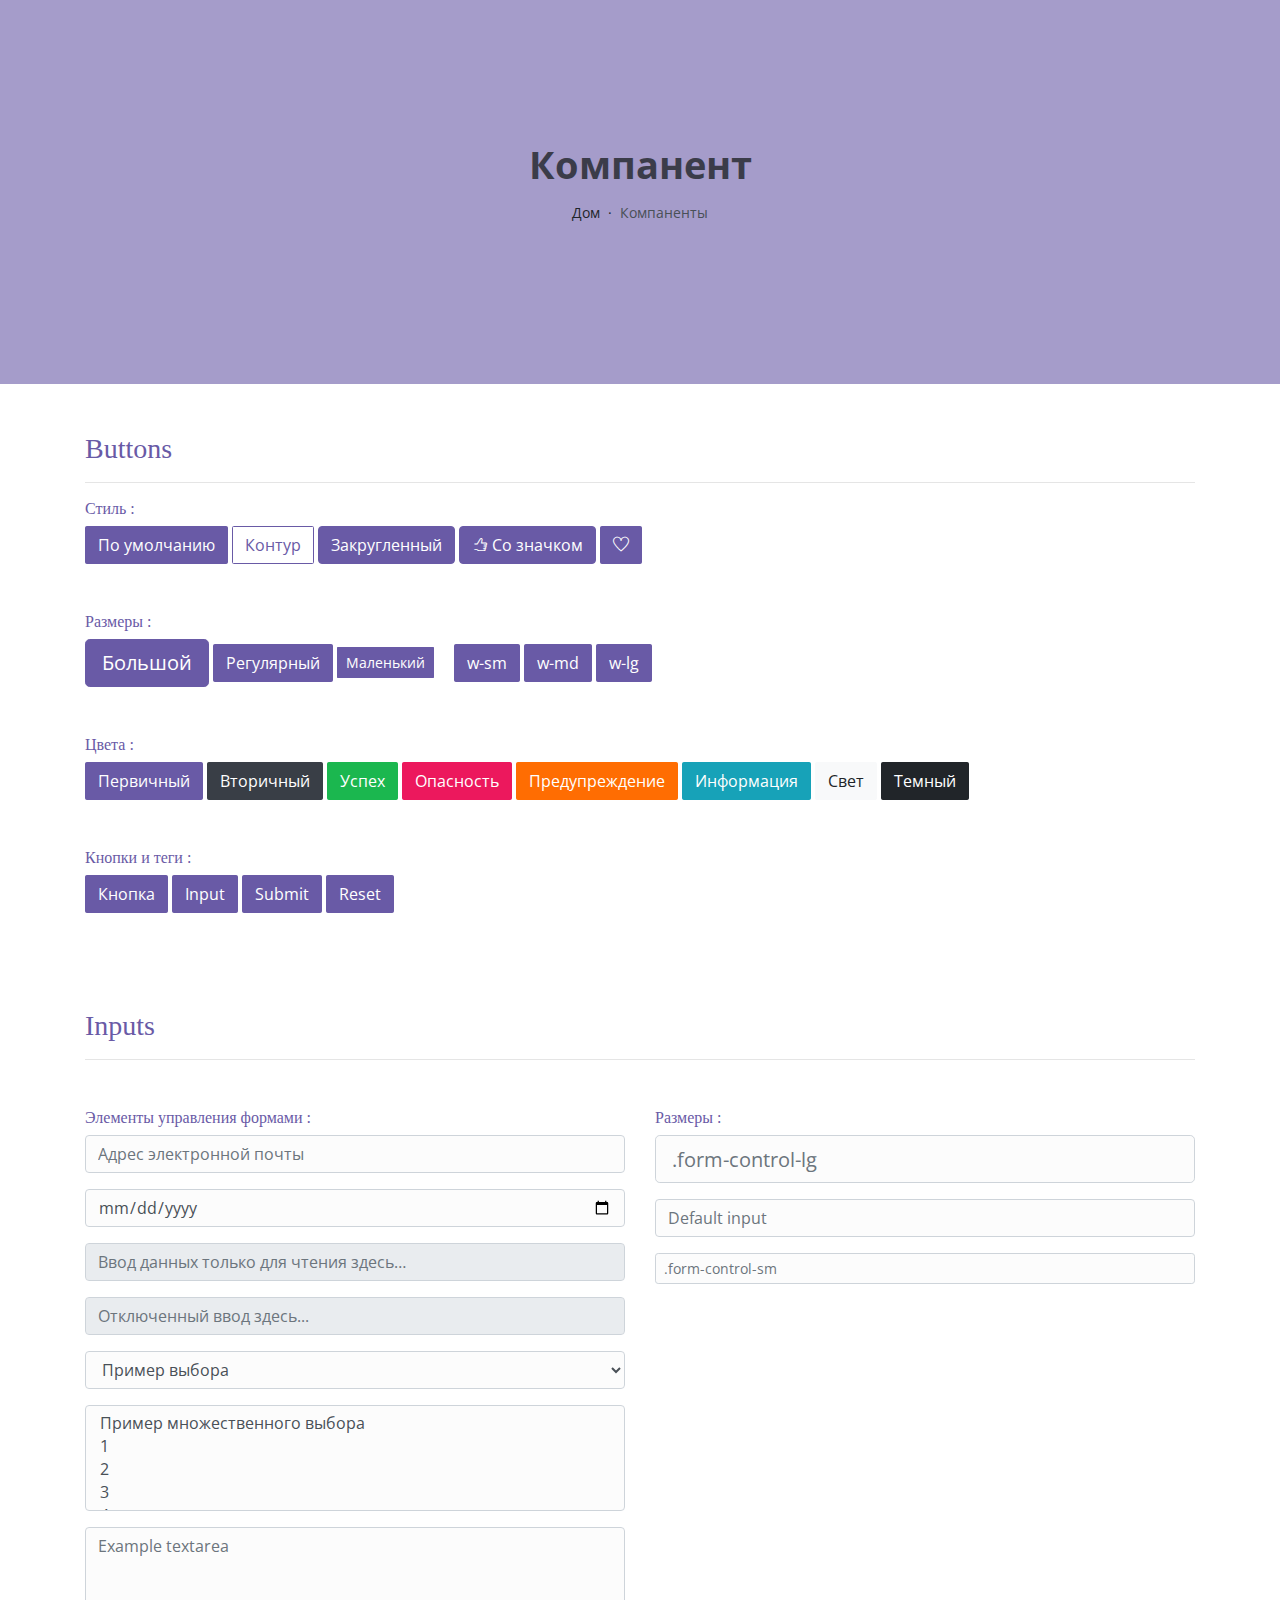
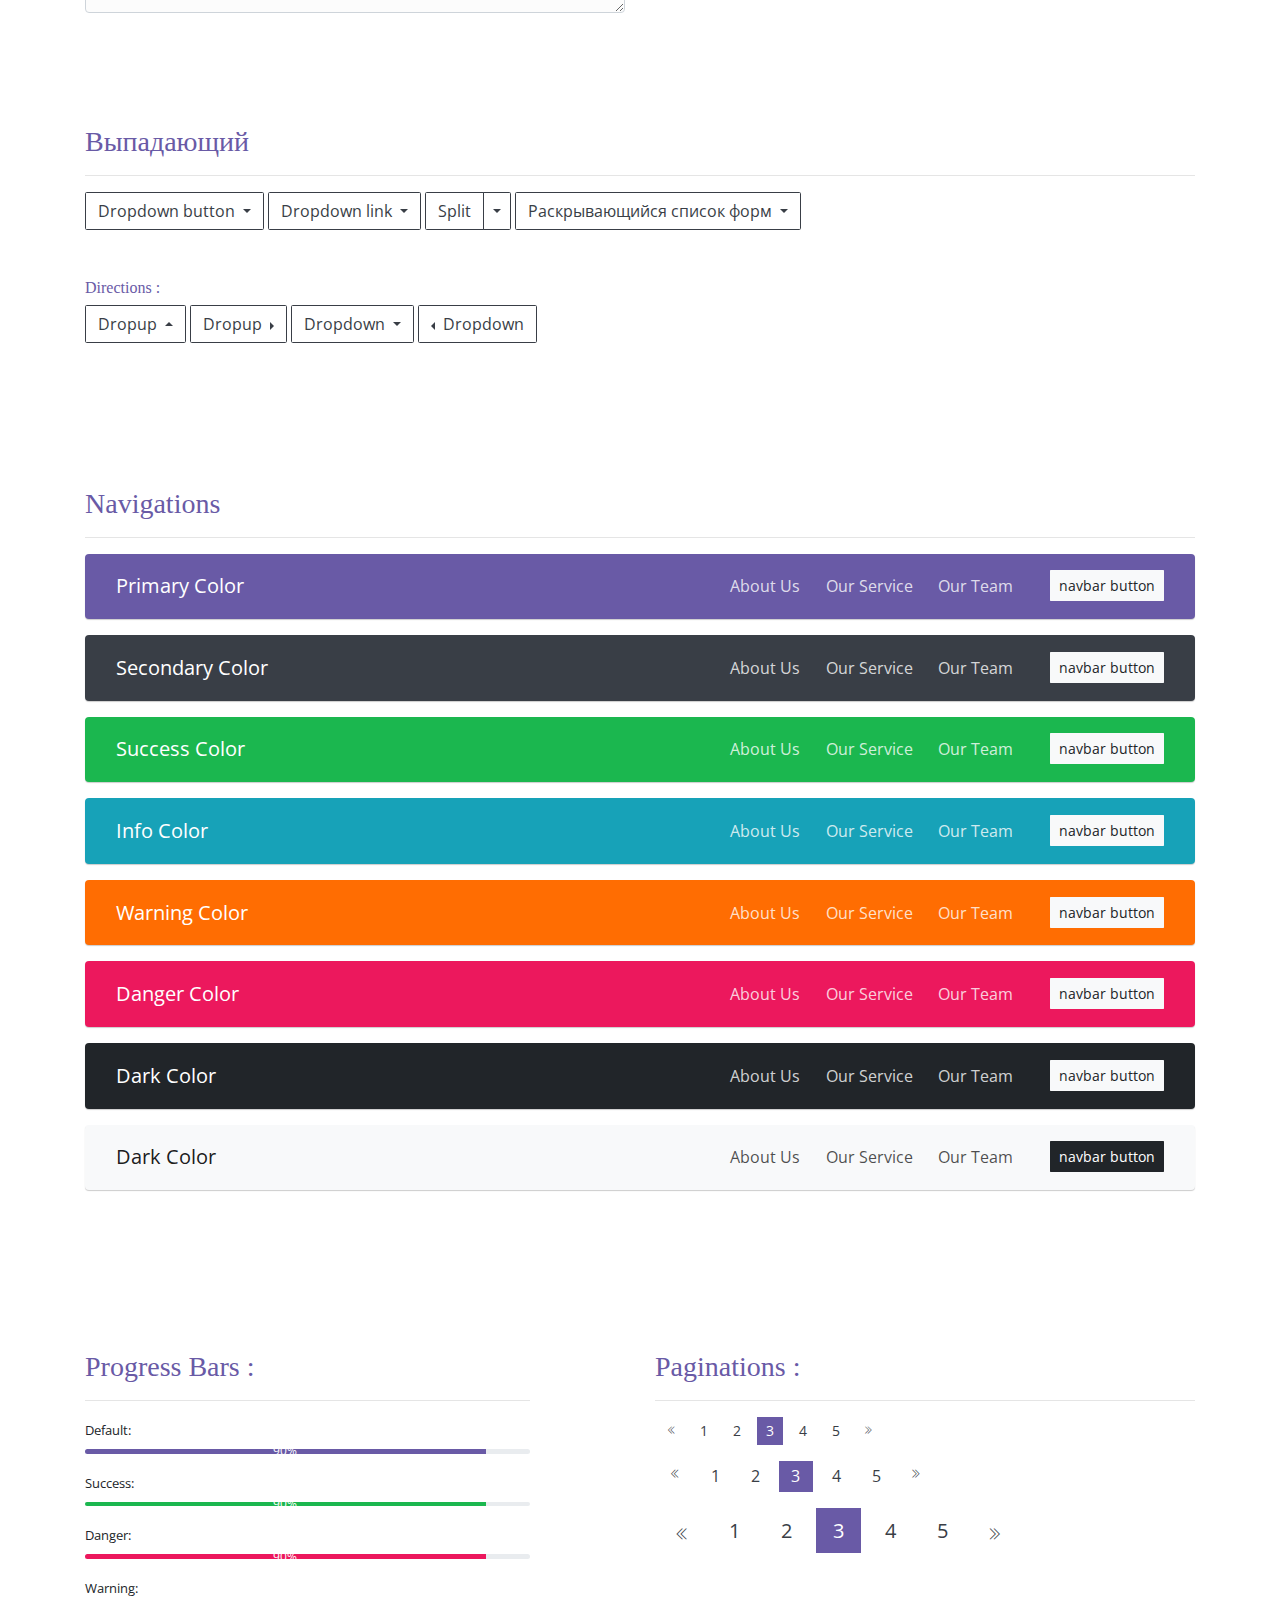
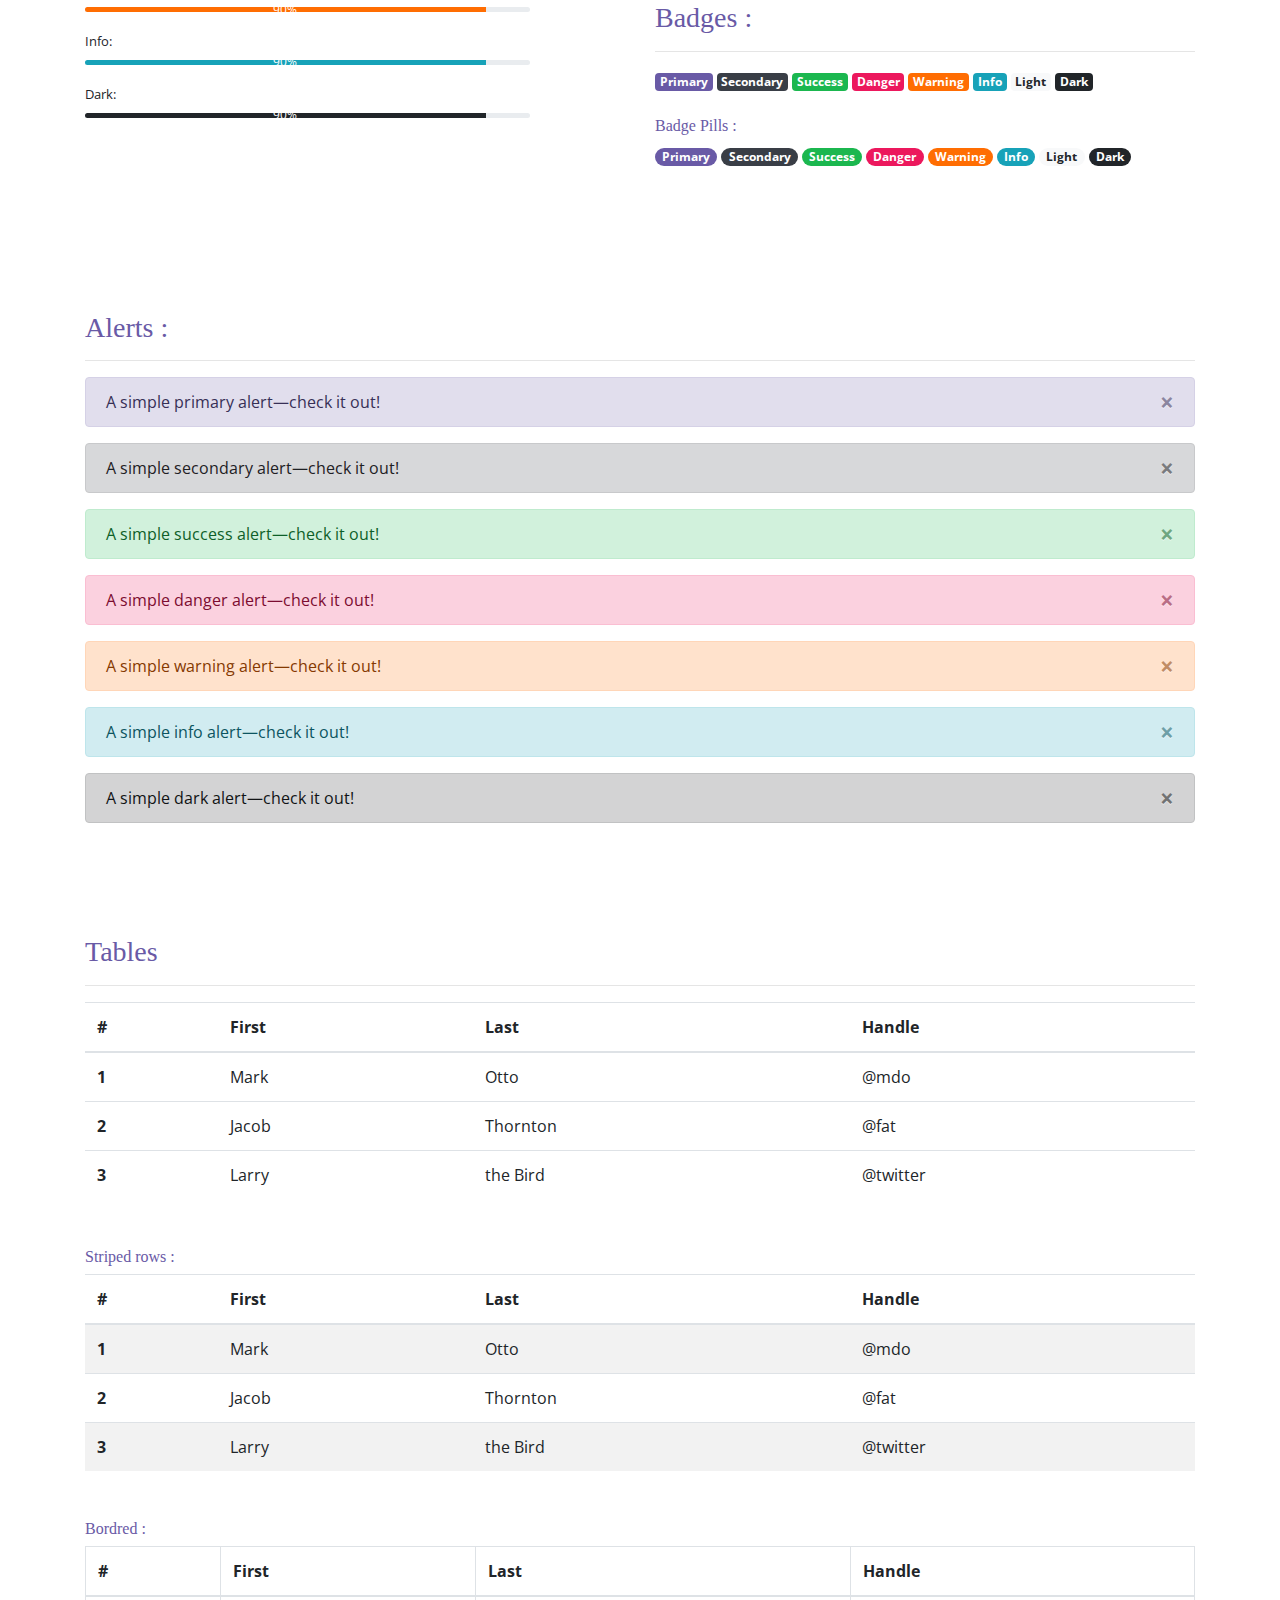
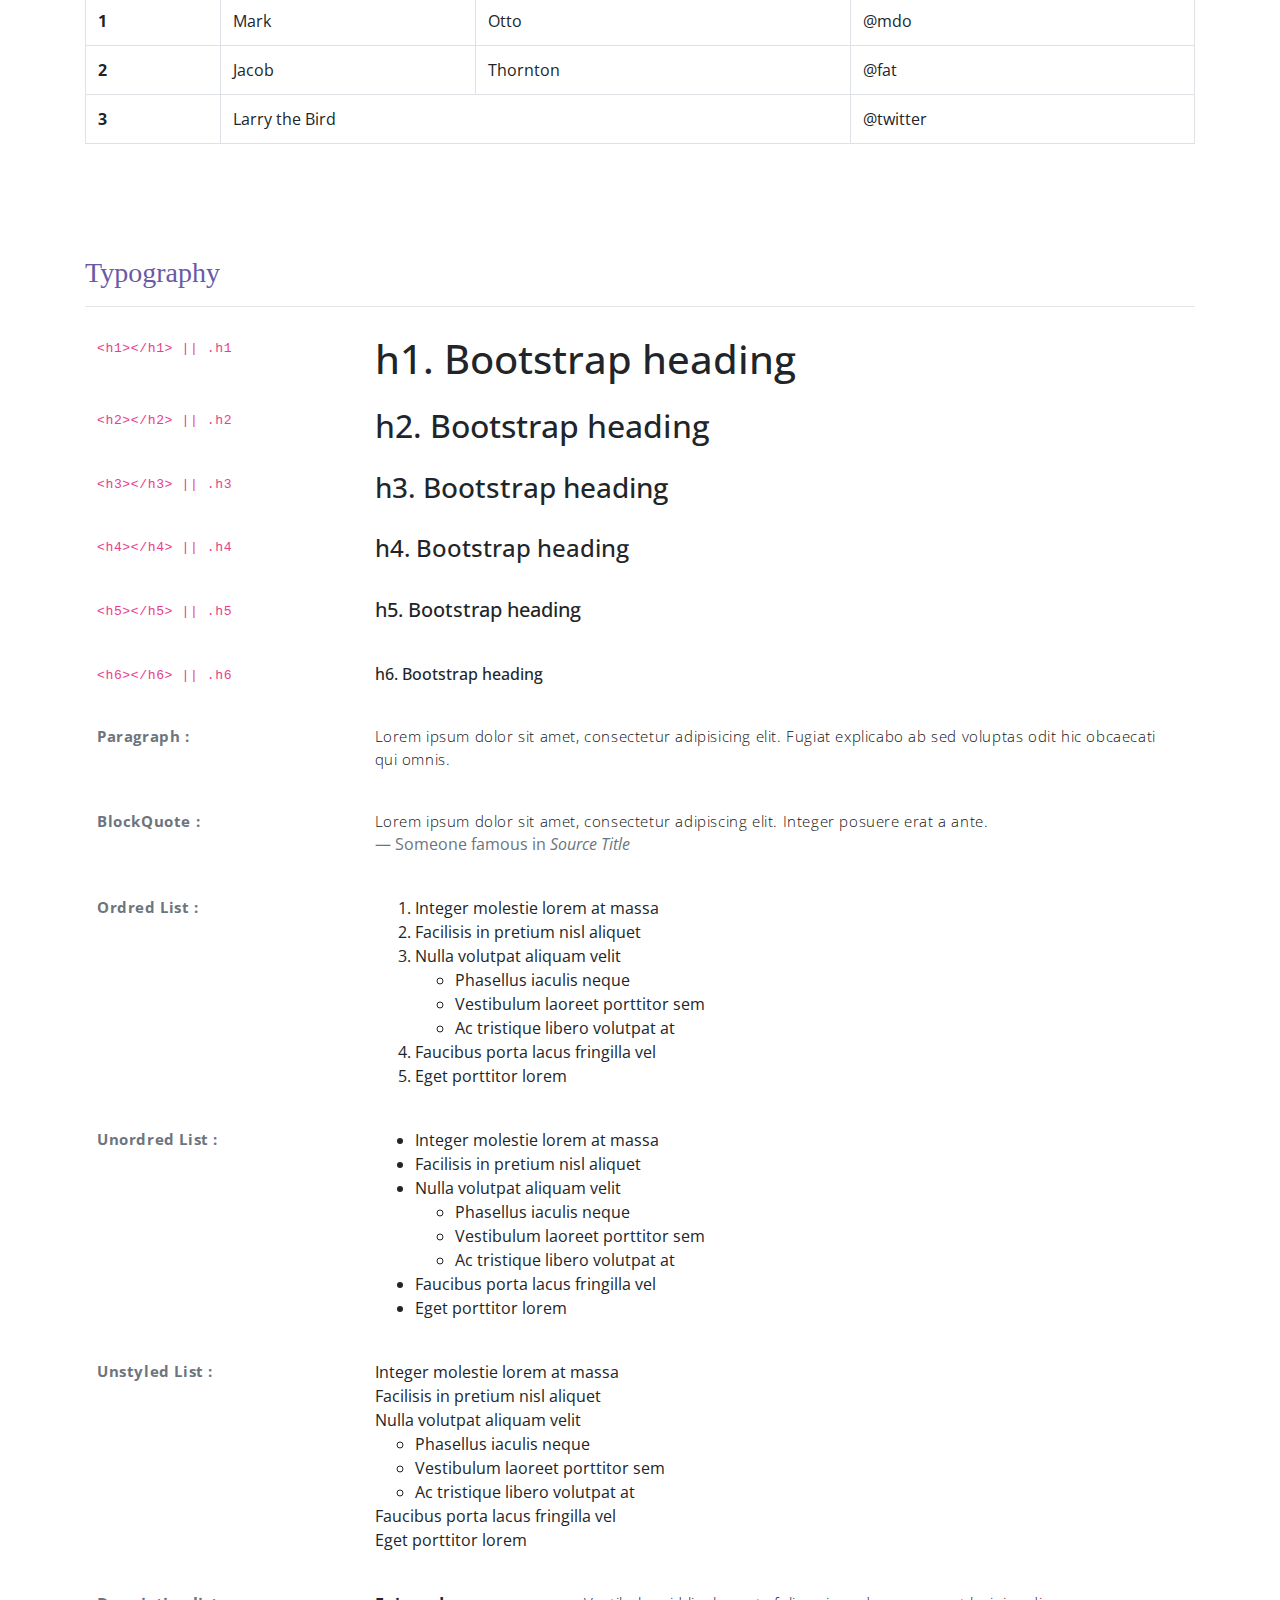
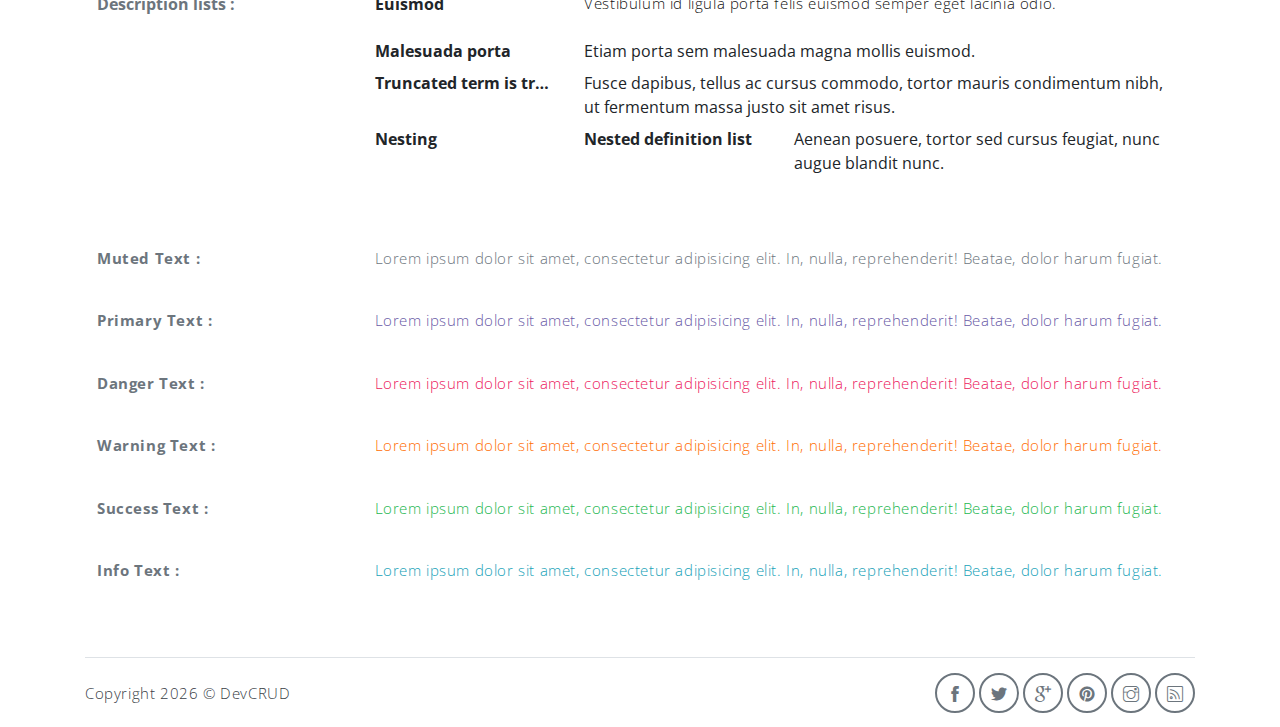
<file: meyawo/public_html/components.html>
<!DOCTYPE html>
<html lang="en">
<head>
   <meta charset="utf-8">
   <meta name="viewport" content="width=device-width, initial-scale=1, shrink-to-fit=no">
   <meta name="description" content="Start your development with Meyawo landing page.">
   <meta name="author" content="Devcrud">
   <title>Meyawo Landing page | Components</title>
   <!-- font icons -->
   <link rel="stylesheet" href="assets/vendors/themify-icons/css/themify-icons.css">
   <!-- Bootstrap + Steller  -->
   <link rel="stylesheet" href="assets/css/meyawo.css">
</head>
<body>

   <!-- Page Header -->
   <header class="header header-mini"> 
      <div class="header-title">Компанент</div> 
      <nav aria-label="breadcrumb">
         <ol class="breadcrumb">
            <li class="breadcrumb-item"><a href="/">Дом</a></li>
            <li class="breadcrumb-item active" aria-current="page">Компаненты</li>
         </ol>
      </nav>
   </header> <!-- End Of Page Header -->

   <!-- main content -->
   <div class="container">

      <!-- Buttons -->
      <h3 class="mt-5">Buttons</h3>
      <hr>
      <h6 class="section-secondary-title">Стиль :</h6>
      <button class="btn btn-primary">По умолчанию</button>
      <button class="btn btn-outline-primary">Контур</button>
      <button class="btn btn-primary rounded">Закругленный</button>
      <button class="btn btn-primary rounded"><i class="ti-thumb-up pr-1"></i>Со значком</button>
      <button class="btn btn-primary circle"><i class="ti-heart"></i></button>

      <h6 class="section-secondary-title mt-5">Размеры :</h6>
      <button class="btn btn-primary btn-lg">Большой</button>
      <button class="btn btn-primary ">Регулярный</button>
      <button class="btn btn-primary btn-sm">Маленький</button>
      <button class="btn btn-primary w-sm ml-3">w-sm</button>
      <button class="btn btn-primary w-md">w-md</button>
      <button class="btn btn-primary w-lg">w-lg</button>

      <h6 class="section-secondary-title mt-5">Цвета :</h6>          
      <button type="button" class="btn btn-primary">Первичный</button>
      <button type="button" class="btn btn-secondary">Вторичный</button>
      <button type="button" class="btn btn-success">Успех</button>
      <button type="button" class="btn btn-danger">Опасность</button>
      <button type="button" class="btn btn-warning">Предупреждение</button>
      <button type="button" class="btn btn-info">Информация</button>
      <button type="button" class="btn btn-light">Свет</button>
      <button type="button" class="btn btn-dark">Темный</button>

      <h6 class="section-secondary-title mt-5">Кнопки и теги :</h6>
      <button class="btn btn-primary" type="submit">Кнопка</button>
      <input class="btn btn-primary" type="button" value="Input">
      <input class="btn btn-primary" type="submit" value="Submit">
      <input class="btn btn-primary" type="reset" value="Reset">
      
      <!-- devider -->
      <div class="py-5"></div>

      <!-- Inputs -->
      <h3>Inputs</h3>
      <hr>
      <div class="row mt-5">
         <div class="col-md-6">
            <h6 class="section-secondary-title">Элементы управления формами :</h6>        
            <div class="form-group">
               <input type="email" class="form-control" id="exampleFormControlInput1" placeholder="Адрес электронной почты">
            </div>
            <div class="form-group">
               <input type="date" class="form-control" id="exampleFormControlInput1" placeholder="Дата">
            </div>
            <div class="form-group">
               <input class="form-control" type="text" placeholder="Ввод данных только для чтения здесь…" readonly>
            </div>
            <div class="form-group">
               <input class="form-control" id="disabledInput" type="text" placeholder="Отключенный ввод здесь..." disabled>
            </div>
            <div class="form-group">
               <select class="form-control" id="пример элемента управления формой Выберите 1">
                  <option>Пример выбора</option>
                  <option>1</option>
                  <option>2</option>
                  <option>3</option>
                  <option>4</option>
                  <option>5</option>
               </select>
            </div>
            <div class="form-group">
               <select multiple class="form-control" id="exampleFormControlSelect2">
                  <option>Пример множественного выбора</option>
                  <option>1</option>
                  <option>2</option>
                  <option>3</option>
                  <option>4</option>
                  <option>5</option>
               </select>
            </div>
            <div class="form-group">
               <textarea class="form-control" id="exampleFormControlTextarea1" rows="3" placeholder="Example textarea"></textarea>
            </div>
         </div>
         <div class="col-md-6">
            <h6 class="section-secondary-title">Размеры :</h6>    
            <div class="form-group">
               <input class="form-control form-control-lg" type="text" placeholder=".form-control-lg">             
            </div>
            <div class="form-group">
               <input class="form-control" type="text" placeholder="Default input">
            </div>
            <div class="form-group">
               <input class="form-control form-control-sm" type="text" placeholder=".form-control-sm"> 
            </div>
         </div>
      </div> <!-- end of inputs -->   

      <!-- devider -->
      <div class="py-5"></div>             

      <!-- Dropdowns -->
      <h3 class="components-section-title font-weight-normal">Выпадающий</h3>
      <hr>
      <div class="dropdown d-inline-block">
         <button class="btn btn-outline-secondary dropdown-toggle" type="button" id="dropdownMenuButton" data-toggle="dropdown" aria-haspopup="true" aria-expanded="false">
         Dropdown button
         </button>
         <div class="dropdown-menu" aria-labelledby="dropdownMenuButton">
         <a class="dropdown-item" href="#">Действие</a>
         <a class="dropdown-item" href="#">Еще одно действие</a>
         <a class="dropdown-item" href="#">Еще одно действие</a>
         </div>
      </div>
      <div class="dropdown d-inline-block">
         <a class="btn btn-outline-secondary dropdown-toggle" href="#" role="button" id="dropdownMenuLink" data-toggle="dropdown" aria-haspopup="true" aria-expanded="false">
            Dropdown link
         </a>
         <div class="dropdown-menu" aria-labelledby="dropdownMenuLink">
            <a class="dropdown-item" href="#">Действие</a>
            <a class="dropdown-item" href="#">Еще одно действие</a>
            <a class="dropdown-item" href="#">Еще одно действие</a>
         </div>
      </div>
      <div class="btn-group">
         <button type="button" class="btn btn-outline-secondary">Split</button>
         <button type="button" class="btn btn-outline-secondary dropdown-toggle dropdown-toggle-split" data-toggle="dropdown" aria-haspopup="true" aria-expanded="false">
         <span class="sr-only">Toggle Dropdown</span>
         </button>
         <div class="dropdown-menu">
            <a class="dropdown-item" href="#">Действие</a>
            <a class="dropdown-item" href="#">Еще одно действие</a>
            <a class="dropdown-item" href="#">Еще одно действие</a>
            <div class="dropdown-divider"></div>
            <a class="dropdown-item" href="#">Разделенная ссылка</a>
         </div>
      </div>
      <div class="btn-group">
         <button class="btn btn-outline-secondary dropdown-toggle" type="button" id="dropdownMenuButton" data-toggle="dropdown" aria-haspopup="true" aria-expanded="false">
            Раскрывающийся список форм
         </button>
         <div class="dropdown-menu form">
            <form class="px-4 py-3">
               <div class="form-group">
                  <input type="email" class="form-control" id="exampleDropdownFormEmail1" placeholder="email@example.com">
               </div>
               <div class="form-group">
                  <input type="password" class="form-control" id="exampleDropdownFormPassword1" placeholder="Пароль">
               </div>
               <div class="form-check mb-3">
                  <input type="checkbox" class="form-check-input" id="dropdownCheck">
                  <label class="form-check-label" for="dropdownCheck">
                     Remember me
                  </label>
               </div>
               <button type="submit" class="btn btn-primary btn-block">Sign in</button>
            </form>
            <div class="dropdown-divider"></div>
            <a class="dropdown-item" href="#"><small>New around here? Sign up</small></a>
            <a class="dropdown-item" href="#"><small>Forgot password?</small></a>
         </div>
      </div>       
      <h6 class="section-secondary-title mt-5">Directions :</h6>  
      <div class="btn-group dropup">
         <button type="button" class="btn btn-outline-secondary dropdown-toggle" data-toggle="dropdown" aria-haspopup="true" aria-expanded="false">
            Dropup
         </button>
         <div class="dropdown-menu">
            <a class="dropdown-item" href="#">Action</a>
            <a class="dropdown-item" href="#">Another action</a>
            <a class="dropdown-item" href="#">Something else here</a>
            <div class="dropdown-divider"></div>
            <a class="dropdown-item" href="#">Separated link</a>
         </div>
      </div>
      <div class="btn-group dropright">
         <button type="button" class="btn btn-outline-secondary dropdown-toggle" data-toggle="dropdown" aria-haspopup="true" aria-expanded="false">
            Dropup
         </button>
         <div class="dropdown-menu">
            <a class="dropdown-item" href="#">Action</a>
            <a class="dropdown-item" href="#">Another action</a>
            <a class="dropdown-item" href="#">Something else here</a>
            <div class="dropdown-divider"></div>
            <a class="dropdown-item" href="#">Separated link</a>
         </div>
      </div>
      <div class="btn-group">
         <button type="button" class="btn btn-outline-secondary dropdown-toggle" data-toggle="dropdown" aria-haspopup="true" aria-expanded="false">
            Dropdown
         </button>
         <div class="dropdown-menu">
            <a class="dropdown-item" href="#">Action</a>
            <a class="dropdown-item" href="#">Another action</a>
            <a class="dropdown-item" href="#">Something else here</a>
            <div class="dropdown-divider"></div>
            <a class="dropdown-item" href="#">Separated link</a>
         </div>
      </div>
      <div class="btn-group dropleft">
         <button type="button" class="btn btn-outline-secondary dropdown-toggle" data-toggle="dropdown" aria-haspopup="true" aria-expanded="false">
            Dropdown
         </button>
         <div class="dropdown-menu">
            <a class="dropdown-item" href="#">Action</a>
            <a class="dropdown-item" href="#">Another action</a>
            <a class="dropdown-item" href="#">Something else here</a>
            <div class="dropdown-divider"></div>
            <a class="dropdown-item" href="#">Separated link</a>
         </div>
      </div> <!-- end of Dropdowns -->  

      <!-- devider -->
      <div class="py-5"></div>   

      <!-- navbars -->
      <h3 class="components-section-title font-weight-normal mt-5">Navigations</h3>
      <hr>
      <nav class="navbar navbar-expand-sm navbar-dark bg-primary rounded shadow mb-3">
         <div class="container">
            <a class="navbar-brand" href="#">Primary Color</a>
            <button class="navbar-toggler ml-auto" type="button" data-toggle="collapse" data-target="#navbarSupportedContent" aria-controls="navbarSupportedContent" aria-expanded="false" aria-label="Toggle navigation">
            <span class="navbar-toggler-icon"></span>
            </button>
            <div class="collapse navbar-collapse" id="navbarSupportedContent">
               <ul class="navbar-nav ml-auto"> 
                  <li class="nav-item">
                     <a class="nav-link" href="#about">About Us</a>
                  </li>
                  <li class="nav-item">
                     <a class="nav-link" href="#service">Our Service</a>
                  </li>
                  <li class="nav-item">
                     <a class="nav-link" href="#team">Our Team</a>
                  </li>
                  <li class="nav-item">
                     <a href="#book-table" class="ml-4 mt-1 btn btn-light btn-sm">navbar button</a>
                  </li>
               </ul>                       
            </div>
         </div>
      </nav>
      <nav class="navbar navbar-expand-sm navbar-dark bg-secondary rounded shadow mb-3">
         <div class="container">
            <a class="navbar-brand" href="#">Secondary Color</a>
            <button class="navbar-toggler ml-auto" type="button" data-toggle="collapse" data-target="#navbarSupportedContent" aria-controls="navbarSupportedContent" aria-expanded="false" aria-label="Toggle navigation">
            <span class="navbar-toggler-icon"></span>
            </button>
            <div class="collapse navbar-collapse" id="navbarSupportedContent">
               <ul class="navbar-nav ml-auto"> 
                  <li class="nav-item">
                     <a class="nav-link" href="#about">About Us</a>
                  </li>
                  <li class="nav-item">
                     <a class="nav-link" href="#service">Our Service</a>
                  </li>
                  <li class="nav-item">
                     <a class="nav-link" href="#team">Our Team</a>
                  </li>
                  <li class="nav-item">
                     <a href="#book-table" class="ml-4 mt-1 btn btn-light btn-sm">navbar button</a>
                  </li>
               </ul>                       
            </div>
         </div>
      </nav>
      <nav class="navbar navbar-expand-sm navbar-dark bg-success rounded shadow mb-3">
         <div class="container">
            <a class="navbar-brand" href="#">Success Color</a>
            <button class="navbar-toggler ml-auto" type="button" data-toggle="collapse" data-target="#navbarSupportedContent" aria-controls="navbarSupportedContent" aria-expanded="false" aria-label="Toggle navigation">
            <span class="navbar-toggler-icon"></span>
            </button>
            <div class="collapse navbar-collapse" id="navbarSupportedContent">
               <ul class="navbar-nav ml-auto"> 
                  <li class="nav-item">
                     <a class="nav-link" href="#about">About Us</a>
                  </li>
                  <li class="nav-item">
                     <a class="nav-link" href="#service">Our Service</a>
                  </li>
                  <li class="nav-item">
                     <a class="nav-link" href="#team">Our Team</a>
                  </li>
                  <li class="nav-item">
                     <a href="#book-table" class="ml-4 mt-1 btn btn-light btn-sm">navbar button</a>
                  </li>
               </ul>                       
            </div>
         </div>
      </nav>
      <nav class="navbar navbar-expand-sm navbar-dark bg-info rounded shadow mb-3">
         <div class="container">
            <a class="navbar-brand" href="#">Info Color</a>
            <button class="navbar-toggler ml-auto" type="button" data-toggle="collapse" data-target="#navbarSupportedContent" aria-controls="navbarSupportedContent" aria-expanded="false" aria-label="Toggle navigation">
            <span class="navbar-toggler-icon"></span>
            </button>
            <div class="collapse navbar-collapse" id="navbarSupportedContent">
               <ul class="navbar-nav ml-auto"> 
                  <li class="nav-item">
                     <a class="nav-link" href="#about">About Us</a>
                  </li>
                  <li class="nav-item">
                     <a class="nav-link" href="#service">Our Service</a>
                  </li>
                  <li class="nav-item">
                     <a class="nav-link" href="#team">Our Team</a>
                  </li>
                  <li class="nav-item">
                     <a href="#book-table" class="ml-4 mt-1 btn btn-light btn-sm">navbar button</a>
                  </li>
               </ul>                       
            </div>
         </div>
      </nav>
      <nav class="navbar navbar-expand-sm navbar-dark bg-warning rounded shadow mb-3">
         <div class="container">
            <a class="navbar-brand" href="#">Warning Color</a>
            <button class="navbar-toggler ml-auto" type="button" data-toggle="collapse" data-target="#navbarSupportedContent" aria-controls="navbarSupportedContent" aria-expanded="false" aria-label="Toggle navigation">
            <span class="navbar-toggler-icon"></span>
            </button>
            <div class="collapse navbar-collapse" id="navbarSupportedContent">
               <ul class="navbar-nav ml-auto"> 
                  <li class="nav-item">
                     <a class="nav-link" href="#about">About Us</a>
                  </li>
                  <li class="nav-item">
                     <a class="nav-link" href="#service">Our Service</a>
                  </li>
                  <li class="nav-item">
                     <a class="nav-link" href="#team">Our Team</a>
                  </li>
                  <li class="nav-item">
                     <a href="#book-table" class="ml-4 mt-1 btn btn-light btn-sm">navbar button</a>
                  </li>
               </ul>                       
            </div>
         </div>
      </nav>
      <nav class="navbar navbar-expand-sm navbar-dark bg-danger rounded shadow mb-3">
         <div class="container">
            <a class="navbar-brand" href="#">Danger Color</a>
            <button class="navbar-toggler ml-auto" type="button" data-toggle="collapse" data-target="#navbarSupportedContent" aria-controls="navbarSupportedContent" aria-expanded="false" aria-label="Toggle navigation">
            <span class="navbar-toggler-icon"></span>
            </button>
            <div class="collapse navbar-collapse" id="navbarSupportedContent">
               <ul class="navbar-nav ml-auto"> 
                  <li class="nav-item">
                     <a class="nav-link" href="#about">About Us</a>
                  </li>
                  <li class="nav-item">
                     <a class="nav-link" href="#service">Our Service</a>
                  </li>
                  <li class="nav-item">
                     <a class="nav-link" href="#team">Our Team</a>
                  </li>
                  <li class="nav-item">
                     <a href="#book-table" class="ml-4 mt-1 btn btn-light btn-sm">navbar button</a>
                  </li>
               </ul>                       
            </div>
         </div>
      </nav>
      <nav class="navbar navbar-expand-sm navbar-dark bg-dark rounded shadow mb-3">
         <div class="container">
            <a class="navbar-brand" href="#">Dark Color</a>
            <button class="navbar-toggler ml-auto" type="button" data-toggle="collapse" data-target="#navbarSupportedContent" aria-controls="navbarSupportedContent" aria-expanded="false" aria-label="Toggle navigation">
            <span class="navbar-toggler-icon"></span>
            </button>
            <div class="collapse navbar-collapse" id="navbarSupportedContent">
               <ul class="navbar-nav ml-auto"> 
                  <li class="nav-item">
                     <a class="nav-link" href="#about">About Us</a>
                  </li>
                  <li class="nav-item">
                     <a class="nav-link" href="#service">Our Service</a>
                  </li>
                  <li class="nav-item">
                     <a class="nav-link" href="#team">Our Team</a>
                  </li>
                  <li class="nav-item">
                     <a href="#book-table" class="ml-4 mt-1 btn btn-light btn-sm">navbar button</a>
                  </li>
               </ul>                       
            </div>
         </div>
      </nav>
      <nav class="navbar navbar-expand-sm navbar-light bg-light rounded shadow mb-3">
         <div class="container">
            <a class="navbar-brand" href="#">Dark Color</a>
            <button class="navbar-toggler ml-auto" type="button" data-toggle="collapse" data-target="#navbarSupportedContent" aria-controls="navbarSupportedContent" aria-expanded="false" aria-label="Toggle navigation">
            <span class="navbar-toggler-icon"></span>
            </button>
            <div class="collapse navbar-collapse" id="navbarSupportedContent">
               <ul class="navbar-nav ml-auto"> 
                  <li class="nav-item">
                     <a class="nav-link" href="#about">About Us</a>
                  </li>
                  <li class="nav-item">
                     <a class="nav-link" href="#service">Our Service</a>
                  </li>
                  <li class="nav-item">
                     <a class="nav-link" href="#team">Our Team</a>
                  </li>
                  <li class="nav-item">
                     <a href="#book-table" class="ml-4 mt-1 btn btn-dark btn-sm">navbar button</a>
                  </li>
               </ul>                       
            </div>
         </div>
      </nav>
      <!-- End of navbars -->

      <!-- devider -->
      <div class="py-5"></div>   
      
      <!-- progress bars -->
      <div class="row justify-content-between">
         <div class="col-md-5">
            <h3 class="components-section-title font-weight-normal mt-5">Progress Bars :</h3>
            <hr>
            <small>Default: </small>
            <div class="progress mt-2 mb-3">
               <div class="progress-bar" role="progressbar" style="width: 90%" aria-valuenow="25" aria-valuemin="0" aria-valuemax="100"><span>90%</span></div>
            </div>
            <small>Success:</small>
            <div class="progress mt-2 mb-3">
               <div class="progress-bar bg-success" role="progressbar" style="width: 90%" aria-valuenow="25" aria-valuemin="0" aria-valuemax="100"><span>90%</span></div>
            </div>
            <small>Danger:</small>
            <div class="progress mt-2 mb-3">
               <div class="progress-bar bg-danger" role="progressbar" style="width: 90%" aria-valuenow="25" aria-valuemin="0" aria-valuemax="100"><span>90%</span></div>
            </div>
            <small>Warning:</small>
            <div class="progress mt-2 mb-3">
               <div class="progress-bar bg-warning" role="progressbar" style="width: 90%" aria-valuenow="25" aria-valuemin="0" aria-valuemax="100"><span>90%</span></div>
            </div>
            <small>Info:</small>
            <div class="progress mt-2 mb-3">
               <div class="progress-bar bg-info" role="progressbar" style="width: 90%" aria-valuenow="25" aria-valuemin="0" aria-valuemax="100"><span>90%</span></div>
            </div>
            <small>Dark:</small>
            <div class="progress mt-2 mb-3">
               <div class="progress-bar bg-dark" role="progressbar" style="width: 90%" aria-valuenow="25" aria-valuemin="0" aria-valuemax="100"><span>90%</span></div>
            </div>
         </div>
         <div class="col-md-6">
            <h3 class="components-section-title font-weight-normal mt-5">Paginations :</h3>
            <hr>
            <nav aria-label="Page navigation example">
               <ul class="pagination pagination-sm">
                  <li class="page-item"><a class="page-link" href="#"><i class="ti-angle-double-left"></i></a></li>
                  <li class="page-item"><a class="page-link" href="#">1</a></li>
                  <li class="page-item"><a class="page-link" href="#">2</a></li>
                  <li class="page-item active"><a class="page-link" href="#">3</a></li>
                  <li class="page-item"><a class="page-link" href="#">4</a></li>
                  <li class="page-item"><a class="page-link" href="#">5</a></li>
                  <li class="page-item"><a class="page-link" href="#"><i class="ti-angle-double-right"></i></a></li>
               </ul>
            </nav>
            <nav aria-label="Page navigation example">
               <ul class="pagination">
               <li class="page-item"><a class="page-link" href="#"><i class="ti-angle-double-left"></i></a></li>
                  <li class="page-item"><a class="page-link" href="#">1</a></li>
                  <li class="page-item"><a class="page-link" href="#">2</a></li>
                  <li class="page-item active"><a class="page-link" href="#">3</a></li>
                  <li class="page-item"><a class="page-link" href="#">4</a></li>
                  <li class="page-item"><a class="page-link" href="#">5</a></li>
                  <li class="page-item"><a class="page-link" href="#"><i class="ti-angle-double-right"></i></a></li>
               </ul>
            </nav>
            <nav aria-label="Page navigation example">
               <ul class="pagination pagination-lg">
                  <li class="page-item"><a class="page-link" href="#"><i class="ti-angle-double-left"></i></a></li>
                  <li class="page-item"><a class="page-link" href="#">1</a></li>
                  <li class="page-item"><a class="page-link" href="#">2</a></li>
                  <li class="page-item active"><a class="page-link" href="#">3</a></li>
                  <li class="page-item"><a class="page-link" href="#">4</a></li>
                  <li class="page-item"><a class="page-link" href="#">5</a></li>
                  <li class="page-item"><a class="page-link" href="#"><i class="ti-angle-double-right"></i></a></li>
               </ul>
            </nav>

            <!-- Badges -->
            <h3 class="components-section-title font-weight-normal mt-5">Badges :</h3>
            <hr>
            <span class="badge badge-primary">Primary</span>
            <span class="badge badge-secondary">Secondary</span>
            <span class="badge badge-success">Success</span>
            <span class="badge badge-danger">Danger</span>
            <span class="badge badge-warning">Warning</span>
            <span class="badge badge-info">Info</span>
            <span class="badge badge-light">Light</span>
            <span class="badge badge-dark">Dark</span>
            <h6 class="section-secondary-title mt-4 mb-2">Badge Pills :</h6>
            <span class="badge badge-pill badge-primary">Primary</span>
            <span class="badge badge-pill badge-secondary">Secondary</span>
            <span class="badge badge-pill badge-success">Success</span>
            <span class="badge badge-pill badge-danger">Danger</span>
            <span class="badge badge-pill badge-warning">Warning</span>
            <span class="badge badge-pill badge-info">Info</span>
            <span class="badge badge-pill badge-light">Light</span>
            <span class="badge badge-pill badge-dark">Dark</span>
         </div>
      </div> <!-- End of Progress bars -->

      <!-- devider -->
      <div class="py-5"></div>  

      <!-- Alerts -->
      <h3 class="components-section-title font-weight-normal mt-5">Alerts :</h3>
      <hr>
      <div class="alert alert-primary alert-dismissible fade show" role="alert">
         A simple primary alert—check it out!
         <button type="button" class="close" data-dismiss="alert" aria-label="Close">
            <span aria-hidden="true">&times;</span>
         </button>
      </div>
      <div class="alert alert-secondary alert-dismissible fade show" role="alert">
         A simple secondary alert—check it out!
         <button type="button" class="close" data-dismiss="alert" aria-label="Close">
            <span aria-hidden="true">&times;</span>
         </button>
      </div>
      <div class="alert alert-success alert-dismissible fade show" role="alert">
         A simple success alert—check it out!
         <button type="button" class="close" data-dismiss="alert" aria-label="Close">
            <span aria-hidden="true">&times;</span>
         </button>
      </div>
      <div class="alert alert-danger alert-dismissible fade show" role="alert">
         A simple danger alert—check it out!
         <button type="button" class="close" data-dismiss="alert" aria-label="Close">
            <span aria-hidden="true">&times;</span>
         </button>
      </div>
      <div class="alert alert-warning alert-dismissible fade show" role="alert">
         A simple warning alert—check it out!
         <button type="button" class="close" data-dismiss="alert" aria-label="Close">
            <span aria-hidden="true">&times;</span>
         </button>
      </div>
      <div class="alert alert-info alert-dismissible fade show" role="alert">
         A simple info alert—check it out!
         <button type="button" class="close" data-dismiss="alert" aria-label="Close">
            <span aria-hidden="true">&times;</span>
         </button>
      </div>
      <div class="alert alert-dark alert-dismissible fade show" role="alert">
         A simple dark alert—check it out!
         <button type="button" class="close" data-dismiss="alert" aria-label="Close">
            <span aria-hidden="true">&times;</span>
         </button>
      </div>
      <!-- end of alerts -->

      <!-- devider -->
      <div class="py-5"></div> 
   
      <!-- tables -->
      <h3 class="components-section-title">Tables</h3>
      <hr>
      <table class="table">
         <thead>
            <tr>
               <th scope="col">#</th>
               <th scope="col">First</th>
               <th scope="col">Last</th>
               <th scope="col">Handle</th>
            </tr>
         </thead>
         <tbody>
            <tr>
               <th scope="row">1</th>
               <td>Mark</td>
               <td>Otto</td>
               <td>@mdo</td>
            </tr>
            <tr>
               <th scope="row">2</th>
               <td>Jacob</td>
               <td>Thornton</td>
               <td>@fat</td>
            </tr>
            <tr>
               <th scope="row">3</th>
               <td>Larry</td>
               <td>the Bird</td>
               <td>@twitter</td>
            </tr>
         </tbody>
      </table>

      <h6 class="section-secondary-title mt-5">Striped rows :</h6>
      <table class="table table-striped">
         <thead>
            <tr>
               <th scope="col">#</th>
               <th scope="col">First</th>
               <th scope="col">Last</th>
               <th scope="col">Handle</th>
            </tr>
         </thead>
         <tbody>
            <tr>
               <th scope="row">1</th>
               <td>Mark</td>
               <td>Otto</td>
               <td>@mdo</td>
            </tr>
            <tr>
               <th scope="row">2</th>
               <td>Jacob</td>
               <td>Thornton</td>
               <td>@fat</td>
            </tr>
            <tr>
               <th scope="row">3</th>
               <td>Larry</td>
               <td>the Bird</td>
               <td>@twitter</td>
            </tr>
         </tbody>
      </table>

      <h6 class="section-secondary-title mt-5">Bordred :</h6>
      <table class="table table-bordered">
         <thead>
            <tr>
               <th scope="col">#</th>
               <th scope="col">First</th>
               <th scope="col">Last</th>
               <th scope="col">Handle</th>
            </tr>
         </thead>
         <tbody>
            <tr>
               <th scope="row">1</th>
               <td>Mark</td>
               <td>Otto</td>
               <td>@mdo</td>
            </tr>
            <tr>
               <th scope="row">2</th>
               <td>Jacob</td>
               <td>Thornton</td>
               <td>@fat</td>
            </tr>
            <tr>
               <th scope="row">3</th>
               <td colspan="2">Larry the Bird</td>
               <td>@twitter</td>
            </tr>
         </tbody>
      </table>
      <!-- end of tables -->

      <!-- devider -->
      <div class="py-5"></div> 

      <!-- typography -->
      <h3 class="components-section-title">Typography</h3>
      <hr>
      <table class="table table-borderless v-align-center">
         <tbody>
            <tr>
               <td>
                  <p><code class="highlighter-rouge">&lt;h1&gt;&lt;/h1&gt; || .h1</code></p>
               </td>
               <td class="w-75"><span class="h1">h1. Bootstrap heading</span></td>
            </tr>
            <tr>
               <td>
                  <p><code class="highlighter-rouge">&lt;h2&gt;&lt;/h2&gt; || .h2</code></p>
               </td>
               <td><span class="h2">h2. Bootstrap heading</span></td>
            </tr>
            <tr>
               <td>
                  <p><code class="highlighter-rouge">&lt;h3&gt;&lt;/h3&gt; || .h3</code></p>
               </td>
               <td><span class="h3">h3. Bootstrap heading</span></td>
            </tr>
            <tr>
               <td>
                  <p><code class="highlighter-rouge">&lt;h4&gt;&lt;/h4&gt; || .h4</code></p>
               </td>
               <td><span class="h4">h4. Bootstrap heading</span></td>
            </tr>
            <tr>
               <td>
                  <p><code class="highlighter-rouge">&lt;h5&gt;&lt;/h5&gt; || .h5</code></p>
               </td>
               <td><span class="h5">h5. Bootstrap heading</span></td>
            </tr>
            <tr>
               <td>
                  <p><code class="highlighter-rouge">&lt;h6&gt;&lt;/h6&gt; || .h6</code></p>
               </td>
               <td><span class="h6">h6. Bootstrap heading</span></td>
            </tr>
            <tr>
               <td>
                  <p class="font-weight-bold text-muted">Paragraph :</p>
               </td>
               <td><p>Lorem ipsum dolor sit amet, consectetur adipisicing elit. Fugiat explicabo ab sed voluptas odit hic obcaecati qui omnis.</p></td>
            </tr>
            <tr>
               <td>
                  <p class="font-weight-bold text-muted">BlockQuote :</p>
               </td>
               <td>
                  <blockquote class="blockquote">
                     <p class="mb-0">Lorem ipsum dolor sit amet, consectetur adipiscing elit. Integer posuere erat a ante.</p>
                     <footer class="blockquote-footer">Someone famous in <cite title="Source Title">Source Title</cite></footer>
                  </blockquote>
               </td>
            </tr>

            <tr>
               <td><p class="font-weight-bold text-muted">Ordred List :</p></td>
               <td>
                  <ol>
                     <li>Integer molestie lorem at massa</li>
                     <li>Facilisis in pretium nisl aliquet</li>
                     <li>Nulla volutpat aliquam velit
                        <ul>
                           <li>Phasellus iaculis neque</li>
                           <li>Vestibulum laoreet porttitor sem</li>
                           <li>Ac tristique libero volutpat at</li>
                        </ul>
                     </li>
                     <li>Faucibus porta lacus fringilla vel</li>
                     <li>Eget porttitor lorem</li>
                  </ol>
               </td>
            </tr>
            <tr>
               <td><p class="font-weight-bold text-muted">Unordred List :</p></td>
               <td>
                  <ul >
                     <li>Integer molestie lorem at massa</li>
                     <li>Facilisis in pretium nisl aliquet</li>
                     <li>Nulla volutpat aliquam velit
                        <ul>
                           <li>Phasellus iaculis neque</li>
                           <li>Vestibulum laoreet porttitor sem</li>
                           <li>Ac tristique libero volutpat at</li>
                        </ul>
                     </li>
                     <li>Faucibus porta lacus fringilla vel</li>
                     <li>Eget porttitor lorem</li>
                  </ul>
               </td>
            </tr>
            <tr>
               <td><p class="font-weight-bold text-muted">Unstyled List :</p></td>
               <td>
                  <ul class="list-unstyled">
                     <li>Integer molestie lorem at massa</li>
                     <li>Facilisis in pretium nisl aliquet</li>
                     <li>Nulla volutpat aliquam velit
                        <ul>
                           <li>Phasellus iaculis neque</li>
                           <li>Vestibulum laoreet porttitor sem</li>
                           <li>Ac tristique libero volutpat at</li>
                        </ul>
                     </li>
                     <li>Faucibus porta lacus fringilla vel</li>
                     <li>Eget porttitor lorem</li>
                  </ul>
               </td>
            </tr>
            <tr>
               <td class="font-weight-bold text-muted">Description lists : </td>
               <td>
                  <dl class="row">
                     <dt class="col-sm-3">Euismod</dt>
                     <dd class="col-sm-9">
                        <p>Vestibulum id ligula porta felis euismod semper eget lacinia odio.</p>
                     </dd>

                     <dt class="col-sm-3">Malesuada porta</dt>
                     <dd class="col-sm-9">Etiam porta sem malesuada magna mollis euismod.</dd>

                     <dt class="col-sm-3 text-truncate">Truncated term is truncated</dt>
                     <dd class="col-sm-9">Fusce dapibus, tellus ac cursus commodo, tortor mauris condimentum nibh, ut fermentum massa justo sit amet risus.</dd>

                     <dt class="col-sm-3">Nesting</dt>
                     <dd class="col-sm-9">
                        <dl class="row">
                           <dt class="col-sm-4">Nested definition list</dt>
                           <dd class="col-sm-8">Aenean posuere, tortor sed cursus feugiat, nunc augue blandit nunc.</dd>
                        </dl>
                     </dd>
                  </dl>
               </td>
            </tr>
            <tr>
               <td>
                  <p class="font-weight-bold text-muted">Muted Text :</p>
               </td>
               <td>
                  <p class="text-muted">Lorem ipsum dolor sit amet, consectetur adipisicing elit. In, nulla, reprehenderit! Beatae, dolor harum fugiat.</p>
               </td>
            </tr>
            <tr>
               <td>
                  <p class="font-weight-bold text-muted">Primary Text :</p>
               </td>
               <td>
                  <p class="text-primary">Lorem ipsum dolor sit amet, consectetur adipisicing elit. In, nulla, reprehenderit! Beatae, dolor harum fugiat.</p>
               </td>
            </tr>
            <tr>
               <td>
                  <p class="font-weight-bold text-muted">Danger Text :</p>
               </td>
               <td>
                  <p class="text-danger">Lorem ipsum dolor sit amet, consectetur adipisicing elit. In, nulla, reprehenderit! Beatae, dolor harum fugiat.</p>
               </td>
            </tr>
            <tr>
               <td>
                  <p class="font-weight-bold text-muted">Warning Text :</p>
               </td>
               <td>
                  <p class="text-warning">Lorem ipsum dolor sit amet, consectetur adipisicing elit. In, nulla, reprehenderit! Beatae, dolor harum fugiat.</p>
               </td>
            </tr>
            <tr>
               <td>
                  <p class="font-weight-bold text-muted">Success Text :</p>
               </td>
               <td>
                  <p class="text-success">Lorem ipsum dolor sit amet, consectetur adipisicing elit. In, nulla, reprehenderit! Beatae, dolor harum fugiat.</p>
               </td>
            </tr>
            <tr>
               <td>
                  <p class="font-weight-bold text-muted">Info Text :</p>
               </td>
               <td>
                  <p class="text-info">Lorem ipsum dolor sit amet, consectetur adipisicing elit. In, nulla, reprehenderit! Beatae, dolor harum fugiat.</p>
               </td>
            </tr>
         </tbody>
      </table>
   </div>
   <!-- end of typography -->

   <!-- footer -->
    <div class="container mt-5">
        <footer class="footer">       
            <p class="mb-0">Copyright <script>document.write(new Date().getFullYear())</script> &copy; <a href="http://www.devcrud.com">DevCRUD</a></p>
            <div class="social-links text-right m-auto ml-sm-auto">
                <a href="javascript:void(0)" class="link"><i class="ti-facebook"></i></a>
                <a href="javascript:void(0)" class="link"><i class="ti-twitter-alt"></i></a>
                <a href="javascript:void(0)" class="link"><i class="ti-google"></i></a>
                <a href="javascript:void(0)" class="link"><i class="ti-pinterest-alt"></i></a>
                <a href="javascript:void(0)" class="link"><i class="ti-instagram"></i></a>
                <a href="javascript:void(0)" class="link"><i class="ti-rss"></i></a>
            </div>
        </footer>
    </div> <!-- end of page footer -->
   
   <!-- core  -->
   <script src="assets/vendors/jquery/jquery-3.4.1.js"></script>
   <script src="assets/vendors/bootstrap/bootstrap.bundle.js"></script>

</body>
</html>
</file>
<file: meyawo/public_html/assets/vendors/themify-icons/css/themify-icons.css>
@font-face {
	font-family: 'themify';
	src:url("../fonts/themify.eot?-fvbane");
	src:url("../fonts/themify.eot?#iefix-fvbane") format("embedded-opentype"),
		url("../fonts/themify.woff?-fvbane") format("woff"),
		url("../fonts/themify.ttf?-fvbane") format("truetype"),
		url("../fonts/themify.svg?-fvbane#themify") format("svg");
	font-weight: normal;
	font-style: normal;
}

[class^="ti-"], [class*=" ti-"] {
	font-family: 'themify';
	speak: none;
	font-style: normal;
	font-weight: normal;
	font-variant: normal;
	text-transform: none;
	line-height: 1;

	/* Better Font Rendering =========== */
	-webkit-font-smoothing: antialiased;
	-moz-osx-font-smoothing: grayscale;
}

.ti-wand:before {
	content: "\e600";
}
.ti-volume:before {
	content: "\e601";
}
.ti-user:before {
	content: "\e602";
}
.ti-unlock:before {
	content: "\e603";
}
.ti-unlink:before {
	content: "\e604";
}
.ti-trash:before {
	content: "\e605";
}
.ti-thought:before {
	content: "\e606";
}
.ti-target:before {
	content: "\e607";
}
.ti-tag:before {
	content: "\e608";
}
.ti-tablet:before {
	content: "\e609";
}
.ti-star:before {
	content: "\e60a";
}
.ti-spray:before {
	content: "\e60b";
}
.ti-signal:before {
	content: "\e60c";
}
.ti-shopping-cart:before {
	content: "\e60d";
}
.ti-shopping-cart-full:before {
	content: "\e60e";
}
.ti-settings:before {
	content: "\e60f";
}
.ti-search:before {
	content: "\e610";
}
.ti-zoom-in:before {
	content: "\e611";
}
.ti-zoom-out:before {
	content: "\e612";
}
.ti-cut:before {
	content: "\e613";
}
.ti-ruler:before {
	content: "\e614";
}
.ti-ruler-pencil:before {
	content: "\e615";
}
.ti-ruler-alt:before {
	content: "\e616";
}
.ti-bookmark:before {
	content: "\e617";
}
.ti-bookmark-alt:before {
	content: "\e618";
}
.ti-reload:before {
	content: "\e619";
}
.ti-plus:before {
	content: "\e61a";
}
.ti-pin:before {
	content: "\e61b";
}
.ti-pencil:before {
	content: "\e61c";
}
.ti-pencil-alt:before {
	content: "\e61d";
}
.ti-paint-roller:before {
	content: "\e61e";
}
.ti-paint-bucket:before {
	content: "\e61f";
}
.ti-na:before {
	content: "\e620";
}
.ti-mobile:before {
	content: "\e621";
}
.ti-minus:before {
	content: "\e622";
}
.ti-medall:before {
	content: "\e623";
}
.ti-medall-alt:before {
	content: "\e624";
}
.ti-marker:before {
	content: "\e625";
}
.ti-marker-alt:before {
	content: "\e626";
}
.ti-arrow-up:before {
	content: "\e627";
}
.ti-arrow-right:before {
	content: "\e628";
}
.ti-arrow-left:before {
	content: "\e629";
}
.ti-arrow-down:before {
	content: "\e62a";
}
.ti-lock:before {
	content: "\e62b";
}
.ti-location-arrow:before {
	content: "\e62c";
}
.ti-link:before {
	content: "\e62d";
}
.ti-layout:before {
	content: "\e62e";
}
.ti-layers:before {
	content: "\e62f";
}
.ti-layers-alt:before {
	content: "\e630";
}
.ti-key:before {
	content: "\e631";
}
.ti-import:before {
	content: "\e632";
}
.ti-image:before {
	content: "\e633";
}
.ti-heart:before {
	content: "\e634";
}
.ti-heart-broken:before {
	content: "\e635";
}
.ti-hand-stop:before {
	content: "\e636";
}
.ti-hand-open:before {
	content: "\e637";
}
.ti-hand-drag:before {
	content: "\e638";
}
.ti-folder:before {
	content: "\e639";
}
.ti-flag:before {
	content: "\e63a";
}
.ti-flag-alt:before {
	content: "\e63b";
}
.ti-flag-alt-2:before {
	content: "\e63c";
}
.ti-eye:before {
	content: "\e63d";
}
.ti-export:before {
	content: "\e63e";
}
.ti-exchange-vertical:before {
	content: "\e63f";
}
.ti-desktop:before {
	content: "\e640";
}
.ti-cup:before {
	content: "\e641";
}
.ti-crown:before {
	content: "\e642";
}
.ti-comments:before {
	content: "\e643";
}
.ti-comment:before {
	content: "\e644";
}
.ti-comment-alt:before {
	content: "\e645";
}
.ti-close:before {
	content: "\e646";
}
.ti-clip:before {
	content: "\e647";
}
.ti-angle-up:before {
	content: "\e648";
}
.ti-angle-right:before {
	content: "\e649";
}
.ti-angle-left:before {
	content: "\e64a";
}
.ti-angle-down:before {
	content: "\e64b";
}
.ti-check:before {
	content: "\e64c";
}
.ti-check-box:before {
	content: "\e64d";
}
.ti-camera:before {
	content: "\e64e";
}
.ti-announcement:before {
	content: "\e64f";
}
.ti-brush:before {
	content: "\e650";
}
.ti-briefcase:before {
	content: "\e651";
}
.ti-bolt:before {
	content: "\e652";
}
.ti-bolt-alt:before {
	content: "\e653";
}
.ti-blackboard:before {
	content: "\e654";
}
.ti-bag:before {
	content: "\e655";
}
.ti-move:before {
	content: "\e656";
}
.ti-arrows-vertical:before {
	content: "\e657";
}
.ti-arrows-horizontal:before {
	content: "\e658";
}
.ti-fullscreen:before {
	content: "\e659";
}
.ti-arrow-top-right:before {
	content: "\e65a";
}
.ti-arrow-top-left:before {
	content: "\e65b";
}
.ti-arrow-circle-up:before {
	content: "\e65c";
}
.ti-arrow-circle-right:before {
	content: "\e65d";
}
.ti-arrow-circle-left:before {
	content: "\e65e";
}
.ti-arrow-circle-down:before {
	content: "\e65f";
}
.ti-angle-double-up:before {
	content: "\e660";
}
.ti-angle-double-right:before {
	content: "\e661";
}
.ti-angle-double-left:before {
	content: "\e662";
}
.ti-angle-double-down:before {
	content: "\e663";
}
.ti-zip:before {
	content: "\e664";
}
.ti-world:before {
	content: "\e665";
}
.ti-wheelchair:before {
	content: "\e666";
}
.ti-view-list:before {
	content: "\e667";
}
.ti-view-list-alt:before {
	content: "\e668";
}
.ti-view-grid:before {
	content: "\e669";
}
.ti-uppercase:before {
	content: "\e66a";
}
.ti-upload:before {
	content: "\e66b";
}
.ti-underline:before {
	content: "\e66c";
}
.ti-truck:before {
	content: "\e66d";
}
.ti-timer:before {
	content: "\e66e";
}
.ti-ticket:before {
	content: "\e66f";
}
.ti-thumb-up:before {
	content: "\e670";
}
.ti-thumb-down:before {
	content: "\e671";
}
.ti-text:before {
	content: "\e672";
}
.ti-stats-up:before {
	content: "\e673";
}
.ti-stats-down:before {
	content: "\e674";
}
.ti-split-v:before {
	content: "\e675";
}
.ti-split-h:before {
	content: "\e676";
}
.ti-smallcap:before {
	content: "\e677";
}
.ti-shine:before {
	content: "\e678";
}
.ti-shift-right:before {
	content: "\e679";
}
.ti-shift-left:before {
	content: "\e67a";
}
.ti-shield:before {
	content: "\e67b";
}
.ti-notepad:before {
	content: "\e67c";
}
.ti-server:before {
	content: "\e67d";
}
.ti-quote-right:before {
	content: "\e67e";
}
.ti-quote-left:before {
	content: "\e67f";
}
.ti-pulse:before {
	content: "\e680";
}
.ti-printer:before {
	content: "\e681";
}
.ti-power-off:before {
	content: "\e682";
}
.ti-plug:before {
	content: "\e683";
}
.ti-pie-chart:before {
	content: "\e684";
}
.ti-paragraph:before {
	content: "\e685";
}
.ti-panel:before {
	content: "\e686";
}
.ti-package:before {
	content: "\e687";
}
.ti-music:before {
	content: "\e688";
}
.ti-music-alt:before {
	content: "\e689";
}
.ti-mouse:before {
	content: "\e68a";
}
.ti-mouse-alt:before {
	content: "\e68b";
}
.ti-money:before {
	content: "\e68c";
}
.ti-microphone:before {
	content: "\e68d";
}
.ti-menu:before {
	content: "\e68e";
}
.ti-menu-alt:before {
	content: "\e68f";
}
.ti-map:before {
	content: "\e690";
}
.ti-map-alt:before {
	content: "\e691";
}
.ti-loop:before {
	content: "\e692";
}
.ti-location-pin:before {
	content: "\e693";
}
.ti-list:before {
	content: "\e694";
}
.ti-light-bulb:before {
	content: "\e695";
}
.ti-Italic:before {
	content: "\e696";
}
.ti-info:before {
	content: "\e697";
}
.ti-infinite:before {
	content: "\e698";
}
.ti-id-badge:before {
	content: "\e699";
}
.ti-hummer:before {
	content: "\e69a";
}
.ti-home:before {
	content: "\e69b";
}
.ti-help:before {
	content: "\e69c";
}
.ti-headphone:before {
	content: "\e69d";
}
.ti-harddrives:before {
	content: "\e69e";
}
.ti-harddrive:before {
	content: "\e69f";
}
.ti-gift:before {
	content: "\e6a0";
}
.ti-game:before {
	content: "\e6a1";
}
.ti-filter:before {
	content: "\e6a2";
}
.ti-files:before {
	content: "\e6a3";
}
.ti-file:before {
	content: "\e6a4";
}
.ti-eraser:before {
	content: "\e6a5";
}
.ti-envelope:before {
	content: "\e6a6";
}
.ti-download:before {
	content: "\e6a7";
}
.ti-direction:before {
	content: "\e6a8";
}
.ti-direction-alt:before {
	content: "\e6a9";
}
.ti-dashboard:before {
	content: "\e6aa";
}
.ti-control-stop:before {
	content: "\e6ab";
}
.ti-control-shuffle:before {
	content: "\e6ac";
}
.ti-control-play:before {
	content: "\e6ad";
}
.ti-control-pause:before {
	content: "\e6ae";
}
.ti-control-forward:before {
	content: "\e6af";
}
.ti-control-backward:before {
	content: "\e6b0";
}
.ti-cloud:before {
	content: "\e6b1";
}
.ti-cloud-up:before {
	content: "\e6b2";
}
.ti-cloud-down:before {
	content: "\e6b3";
}
.ti-clipboard:before {
	content: "\e6b4";
}
.ti-car:before {
	content: "\e6b5";
}
.ti-calendar:before {
	content: "\e6b6";
}
.ti-book:before {
	content: "\e6b7";
}
.ti-bell:before {
	content: "\e6b8";
}
.ti-basketball:before {
	content: "\e6b9";
}
.ti-bar-chart:before {
	content: "\e6ba";
}
.ti-bar-chart-alt:before {
	content: "\e6bb";
}
.ti-back-right:before {
	content: "\e6bc";
}
.ti-back-left:before {
	content: "\e6bd";
}
.ti-arrows-corner:before {
	content: "\e6be";
}
.ti-archive:before {
	content: "\e6bf";
}
.ti-anchor:before {
	content: "\e6c0";
}
.ti-align-right:before {
	content: "\e6c1";
}
.ti-align-left:before {
	content: "\e6c2";
}
.ti-align-justify:before {
	content: "\e6c3";
}
.ti-align-center:before {
	content: "\e6c4";
}
.ti-alert:before {
	content: "\e6c5";
}
.ti-alarm-clock:before {
	content: "\e6c6";
}
.ti-agenda:before {
	content: "\e6c7";
}
.ti-write:before {
	content: "\e6c8";
}
.ti-window:before {
	content: "\e6c9";
}
.ti-widgetized:before {
	content: "\e6ca";
}
.ti-widget:before {
	content: "\e6cb";
}
.ti-widget-alt:before {
	content: "\e6cc";
}
.ti-wallet:before {
	content: "\e6cd";
}
.ti-video-clapper:before {
	content: "\e6ce";
}
.ti-video-camera:before {
	content: "\e6cf";
}
.ti-vector:before {
	content: "\e6d0";
}
.ti-themify-logo:before {
	content: "\e6d1";
}
.ti-themify-favicon:before {
	content: "\e6d2";
}
.ti-themify-favicon-alt:before {
	content: "\e6d3";
}
.ti-support:before {
	content: "\e6d4";
}
.ti-stamp:before {
	content: "\e6d5";
}
.ti-split-v-alt:before {
	content: "\e6d6";
}
.ti-slice:before {
	content: "\e6d7";
}
.ti-shortcode:before {
	content: "\e6d8";
}
.ti-shift-right-alt:before {
	content: "\e6d9";
}
.ti-shift-left-alt:before {
	content: "\e6da";
}
.ti-ruler-alt-2:before {
	content: "\e6db";
}
.ti-receipt:before {
	content: "\e6dc";
}
.ti-pin2:before {
	content: "\e6dd";
}
.ti-pin-alt:before {
	content: "\e6de";
}
.ti-pencil-alt2:before {
	content: "\e6df";
}
.ti-palette:before {
	content: "\e6e0";
}
.ti-more:before {
	content: "\e6e1";
}
.ti-more-alt:before {
	content: "\e6e2";
}
.ti-microphone-alt:before {
	content: "\e6e3";
}
.ti-magnet:before {
	content: "\e6e4";
}
.ti-line-double:before {
	content: "\e6e5";
}
.ti-line-dotted:before {
	content: "\e6e6";
}
.ti-line-dashed:before {
	content: "\e6e7";
}
.ti-layout-width-full:before {
	content: "\e6e8";
}
.ti-layout-width-default:before {
	content: "\e6e9";
}
.ti-layout-width-default-alt:before {
	content: "\e6ea";
}
.ti-layout-tab:before {
	content: "\e6eb";
}
.ti-layout-tab-window:before {
	content: "\e6ec";
}
.ti-layout-tab-v:before {
	content: "\e6ed";
}
.ti-layout-tab-min:before {
	content: "\e6ee";
}
.ti-layout-slider:before {
	content: "\e6ef";
}
.ti-layout-slider-alt:before {
	content: "\e6f0";
}
.ti-layout-sidebar-right:before {
	content: "\e6f1";
}
.ti-layout-sidebar-none:before {
	content: "\e6f2";
}
.ti-layout-sidebar-left:before {
	content: "\e6f3";
}
.ti-layout-placeholder:before {
	content: "\e6f4";
}
.ti-layout-menu:before {
	content: "\e6f5";
}
.ti-layout-menu-v:before {
	content: "\e6f6";
}
.ti-layout-menu-separated:before {
	content: "\e6f7";
}
.ti-layout-menu-full:before {
	content: "\e6f8";
}
.ti-layout-media-right-alt:before {
	content: "\e6f9";
}
.ti-layout-media-right:before {
	content: "\e6fa";
}
.ti-layout-media-overlay:before {
	content: "\e6fb";
}
.ti-layout-media-overlay-alt:before {
	content: "\e6fc";
}
.ti-layout-media-overlay-alt-2:before {
	content: "\e6fd";
}
.ti-layout-media-left-alt:before {
	content: "\e6fe";
}
.ti-layout-media-left:before {
	content: "\e6ff";
}
.ti-layout-media-center-alt:before {
	content: "\e700";
}
.ti-layout-media-center:before {
	content: "\e701";
}
.ti-layout-list-thumb:before {
	content: "\e702";
}
.ti-layout-list-thumb-alt:before {
	content: "\e703";
}
.ti-layout-list-post:before {
	content: "\e704";
}
.ti-layout-list-large-image:before {
	content: "\e705";
}
.ti-layout-line-solid:before {
	content: "\e706";
}
.ti-layout-grid4:before {
	content: "\e707";
}
.ti-layout-grid3:before {
	content: "\e708";
}
.ti-layout-grid2:before {
	content: "\e709";
}
.ti-layout-grid2-thumb:before {
	content: "\e70a";
}
.ti-layout-cta-right:before {
	content: "\e70b";
}
.ti-layout-cta-left:before {
	content: "\e70c";
}
.ti-layout-cta-center:before {
	content: "\e70d";
}
.ti-layout-cta-btn-right:before {
	content: "\e70e";
}
.ti-layout-cta-btn-left:before {
	content: "\e70f";
}
.ti-layout-column4:before {
	content: "\e710";
}
.ti-layout-column3:before {
	content: "\e711";
}
.ti-layout-column2:before {
	content: "\e712";
}
.ti-layout-accordion-separated:before {
	content: "\e713";
}
.ti-layout-accordion-merged:before {
	content: "\e714";
}
.ti-layout-accordion-list:before {
	content: "\e715";
}
.ti-ink-pen:before {
	content: "\e716";
}
.ti-info-alt:before {
	content: "\e717";
}
.ti-help-alt:before {
	content: "\e718";
}
.ti-headphone-alt:before {
	content: "\e719";
}
.ti-hand-point-up:before {
	content: "\e71a";
}
.ti-hand-point-right:before {
	content: "\e71b";
}
.ti-hand-point-left:before {
	content: "\e71c";
}
.ti-hand-point-down:before {
	content: "\e71d";
}
.ti-gallery:before {
	content: "\e71e";
}
.ti-face-smile:before {
	content: "\e71f";
}
.ti-face-sad:before {
	content: "\e720";
}
.ti-credit-card:before {
	content: "\e721";
}
.ti-control-skip-forward:before {
	content: "\e722";
}
.ti-control-skip-backward:before {
	content: "\e723";
}
.ti-control-record:before {
	content: "\e724";
}
.ti-control-eject:before {
	content: "\e725";
}
.ti-comments-smiley:before {
	content: "\e726";
}
.ti-brush-alt:before {
	content: "\e727";
}
.ti-youtube:before {
	content: "\e728";
}
.ti-vimeo:before {
	content: "\e729";
}
.ti-twitter:before {
	content: "\e72a";
}
.ti-time:before {
	content: "\e72b";
}
.ti-tumblr:before {
	content: "\e72c";
}
.ti-skype:before {
	content: "\e72d";
}
.ti-share:before {
	content: "\e72e";
}
.ti-share-alt:before {
	content: "\e72f";
}
.ti-rocket:before {
	content: "\e730";
}
.ti-pinterest:before {
	content: "\e731";
}
.ti-new-window:before {
	content: "\e732";
}
.ti-microsoft:before {
	content: "\e733";
}
.ti-list-ol:before {
	content: "\e734";
}
.ti-linkedin:before {
	content: "\e735";
}
.ti-layout-sidebar-2:before {
	content: "\e736";
}
.ti-layout-grid4-alt:before {
	content: "\e737";
}
.ti-layout-grid3-alt:before {
	content: "\e738";
}
.ti-layout-grid2-alt:before {
	content: "\e739";
}
.ti-layout-column4-alt:before {
	content: "\e73a";
}
.ti-layout-column3-alt:before {
	content: "\e73b";
}
.ti-layout-column2-alt:before {
	content: "\e73c";
}
.ti-instagram:before {
	content: "\e73d";
}
.ti-google:before {
	content: "\e73e";
}
.ti-github:before {
	content: "\e73f";
}
.ti-flickr:before {
	content: "\e740";
}
.ti-facebook:before {
	content: "\e741";
}
.ti-dropbox:before {
	content: "\e742";
}
.ti-dribbble:before {
	content: "\e743";
}
.ti-apple:before {
	content: "\e744";
}
.ti-android:before {
	content: "\e745";
}
.ti-save:before {
	content: "\e746";
}
.ti-save-alt:before {
	content: "\e747";
}
.ti-yahoo:before {
	content: "\e748";
}
.ti-wordpress:before {
	content: "\e749";
}
.ti-vimeo-alt:before {
	content: "\e74a";
}
.ti-twitter-alt:before {
	content: "\e74b";
}
.ti-tumblr-alt:before {
	content: "\e74c";
}
.ti-trello:before {
	content: "\e74d";
}
.ti-stack-overflow:before {
	content: "\e74e";
}
.ti-soundcloud:before {
	content: "\e74f";
}
.ti-sharethis:before {
	content: "\e750";
}
.ti-sharethis-alt:before {
	content: "\e751";
}
.ti-reddit:before {
	content: "\e752";
}
.ti-pinterest-alt:before {
	content: "\e753";
}
.ti-microsoft-alt:before {
	content: "\e754";
}
.ti-linux:before {
	content: "\e755";
}
.ti-jsfiddle:before {
	content: "\e756";
}
.ti-joomla:before {
	content: "\e757";
}
.ti-html5:before {
	content: "\e758";
}
.ti-flickr-alt:before {
	content: "\e759";
}
.ti-email:before {
	content: "\e75a";
}
.ti-drupal:before {
	content: "\e75b";
}
.ti-dropbox-alt:before {
	content: "\e75c";
}
.ti-css3:before {
	content: "\e75d";
}
.ti-rss:before {
	content: "\e75e";
}
.ti-rss-alt:before {
	content: "\e75f";
}
</file>
<file: meyawo/public_html/assets/css/meyawo.css>
@charset "UTF-8";
/*!
=========================================================
* Meyawo Landing page
=========================================================

* Copyright: 2019 DevCRUD (https://devcrud.com)
* Licensed: (https://devcrud.com/licenses)
* Coded by www.devcrud.com

=========================================================

* The above copyright notice and this permission notice shall be included in all copies or substantial portions of the Software.
*/
@import url("https://fonts.googleapis.com/css?family=Baloo+Paaji|Open+Sans:300,300i,400,400i,600,600i,700,700i");
:root {
  --blue: #1e549f;
  --indigo: #695aa6;
  --purple: #6f42c1;
  --pink: #e83e8c;
  --red: #ec185d;
  --orange: #ff6d02;
  --yellow: #ffc107;
  --green: #1bb74f;
  --teal: #20c997;
  --cyan: #17a2b8;
  --white: #fff;
  --gray: #6c757d;
  --gray-dark: #393e46;
  --primary: #695aa6;
  --secondary: #393e46;
  --success: #1bb74f;
  --info: #17a2b8;
  --warning: #ff6d02;
  --danger: #ec185d;
  --light: #f8f9fa;
  --dark: #212529;
  --breakpoint-xs: 0;
  --breakpoint-sm: 576px;
  --breakpoint-md: 768px;
  --breakpoint-lg: 992px;
  --breakpoint-xl: 1200px;
  --font-family-sans-serif: "Open Sans", sans-serif;
  --font-family-monospace: SFMono-Regular, Menlo, Monaco, Consolas, "Liberation Mono", "Courier New", monospace;
}

*,
*::before,
*::after {
  box-sizing: border-box;
}

html {
  font-family: sans-serif;
  line-height: 1.15;
  -webkit-text-size-adjust: 100%;
  -webkit-tap-highlight-color: rgba(0, 0, 0, 0);
}

article, aside, figcaption, figure, footer, header, hgroup, main, nav, section {
  display: block;
}

body {
  margin: 0;
  font-family: "Open Sans", sans-serif;
  font-size: 1rem;
  font-weight: 400;
  line-height: 1.5;
  color: #212529;
  text-align: left;
  background-color: #fff;
}

[tabindex="-1"]:focus {
  outline: 0 !important;
}

hr {
  box-sizing: content-box;
  height: 0;
  overflow: visible;
}

h1, h2, h3, h4, h5, h6 {
  margin-top: 0;
  margin-bottom: 0.5rem;
}

p {
  margin-top: 0;
  margin-bottom: 1rem;
}

abbr[title],
abbr[data-original-title] {
  text-decoration: underline;
  -webkit-text-decoration: underline dotted;
          text-decoration: underline dotted;
  cursor: help;
  border-bottom: 0;
  -webkit-text-decoration-skip-ink: none;
          text-decoration-skip-ink: none;
}

address {
  margin-bottom: 1rem;
  font-style: normal;
  line-height: inherit;
}

ol,
ul,
dl {
  margin-top: 0;
  margin-bottom: 1rem;
}

ol ol,
ul ul,
ol ul,
ul ol {
  margin-bottom: 0;
}

dt {
  font-weight: 700;
}

dd {
  margin-bottom: .5rem;
  margin-left: 0;
}

blockquote {
  margin: 0 0 1rem;
}

b,
strong {
  font-weight: bolder;
}

small {
  font-size: 80%;
}

sub,
sup {
  position: relative;
  font-size: 75%;
  line-height: 0;
  vertical-align: baseline;
}

sub {
  bottom: -.25em;
}

sup {
  top: -.5em;
}

a {
  color: #695aa6;
  text-decoration: none;
  background-color: transparent;
}

a:hover {
  color: #493f75;
  text-decoration: none;
}

a:not([href]):not([tabindex]) {
  color: inherit;
  text-decoration: none;
}

a:not([href]):not([tabindex]):hover, a:not([href]):not([tabindex]):focus {
  color: inherit;
  text-decoration: none;
}

a:not([href]):not([tabindex]):focus {
  outline: 0;
}

pre,
code,
kbd,
samp {
  font-family: SFMono-Regular, Menlo, Monaco, Consolas, "Liberation Mono", "Courier New", monospace;
  font-size: 1em;
}

pre {
  margin-top: 0;
  margin-bottom: 1rem;
  overflow: auto;
}

figure {
  margin: 0 0 1rem;
}

img {
  vertical-align: middle;
  border-style: none;
}

svg {
  overflow: hidden;
  vertical-align: middle;
}

table {
  border-collapse: collapse;
}

caption {
  padding-top: 0.75rem;
  padding-bottom: 0.75rem;
  color: #6c757d;
  text-align: left;
  caption-side: bottom;
}

th {
  text-align: inherit;
}

label {
  display: inline-block;
  margin-bottom: 0.5rem;
}

button {
  border-radius: 0;
}

button:focus {
  outline: 1px dotted;
  outline: 5px auto -webkit-focus-ring-color;
}

input,
button,
select,
optgroup,
textarea {
  margin: 0;
  font-family: inherit;
  font-size: inherit;
  line-height: inherit;
}

button,
input {
  overflow: visible;
}

button,
select {
  text-transform: none;
}

select {
  word-wrap: normal;
}

button,
[type="button"],
[type="reset"],
[type="submit"] {
  -webkit-appearance: button;
}

button:not(:disabled),
[type="button"]:not(:disabled),
[type="reset"]:not(:disabled),
[type="submit"]:not(:disabled) {
  cursor: pointer;
}

button::-moz-focus-inner,
[type="button"]::-moz-focus-inner,
[type="reset"]::-moz-focus-inner,
[type="submit"]::-moz-focus-inner {
  padding: 0;
  border-style: none;
}

input[type="radio"],
input[type="checkbox"] {
  box-sizing: border-box;
  padding: 0;
}

input[type="date"],
input[type="time"],
input[type="datetime-local"],
input[type="month"] {
  -webkit-appearance: listbox;
}

textarea {
  overflow: auto;
  resize: vertical;
}

fieldset {
  min-width: 0;
  padding: 0;
  margin: 0;
  border: 0;
}

legend {
  display: block;
  width: 100%;
  max-width: 100%;
  padding: 0;
  margin-bottom: .5rem;
  font-size: 1.5rem;
  line-height: inherit;
  color: inherit;
  white-space: normal;
}

progress {
  vertical-align: baseline;
}

[type="number"]::-webkit-inner-spin-button,
[type="number"]::-webkit-outer-spin-button {
  height: auto;
}

[type="search"] {
  outline-offset: -2px;
  -webkit-appearance: none;
}

[type="search"]::-webkit-search-decoration {
  -webkit-appearance: none;
}

::-webkit-file-upload-button {
  font: inherit;
  -webkit-appearance: button;
}

output {
  display: inline-block;
}

summary {
  display: list-item;
  cursor: pointer;
}

template {
  display: none;
}

[hidden] {
  display: none !important;
}

h1, h2, h3, h4, h5, h6,
.h1, .h2, .h3, .h4, .h5, .h6 {
  margin-bottom: 0.5rem;
  font-weight: 500;
  line-height: 1.2;
}

h1, .h1 {
  font-size: 2.5rem;
}

h2, .h2 {
  font-size: 2rem;
}

h3, .h3 {
  font-size: 1.75rem;
}

h4, .h4 {
  font-size: 1.5rem;
}

h5, .h5 {
  font-size: 1.25rem;
}

h6, .h6 {
  font-size: 1rem;
}

.lead {
  font-size: 1.25rem;
  font-weight: 300;
}

.display-1 {
  font-size: 6rem;
  font-weight: 300;
  line-height: 1.2;
}

.display-2 {
  font-size: 5.5rem;
  font-weight: 300;
  line-height: 1.2;
}

.display-3 {
  font-size: 4.5rem;
  font-weight: 300;
  line-height: 1.2;
}

.display-4 {
  font-size: 3.5rem;
  font-weight: 300;
  line-height: 1.2;
}

hr {
  margin-top: 1rem;
  margin-bottom: 1rem;
  border: 0;
  border-top: 1px solid rgba(0, 0, 0, 0.1);
}

small,
.small {
  font-size: 80%;
  font-weight: 400;
}

mark,
.mark {
  padding: 0.2em;
  background-color: #fcf8e3;
}

.list-unstyled {
  padding-left: 0;
  list-style: none;
}

.list-inline {
  padding-left: 0;
  list-style: none;
}

.list-inline-item {
  display: inline-block;
}

.list-inline-item:not(:last-child) {
  margin-right: 0.5rem;
}

.initialism {
  font-size: 90%;
  text-transform: uppercase;
}

.blockquote {
  margin-bottom: 1rem;
  font-size: 1.25rem;
}

.blockquote-footer {
  display: block;
  font-size: 80%;
  color: #6c757d;
}

.blockquote-footer::before {
  content: "\2014\00A0";
}

.img-fluid {
  max-width: 100%;
  height: auto;
}

.img-thumbnail {
  padding: 0.25rem;
  background-color: #fff;
  border: 1px solid #dee2e6;
  border-radius: 0.25rem;
  max-width: 100%;
  height: auto;
}

.figure {
  display: inline-block;
}

.figure-img {
  margin-bottom: 0.5rem;
  line-height: 1;
}

.figure-caption {
  font-size: 90%;
  color: #6c757d;
}

code {
  font-size: 87.5%;
  color: #e83e8c;
  word-break: break-word;
}

a > code {
  color: inherit;
}

kbd {
  padding: 0.2rem 0.4rem;
  font-size: 87.5%;
  color: #fff;
  background-color: #212529;
  border-radius: 0.2rem;
}

kbd kbd {
  padding: 0;
  font-size: 100%;
  font-weight: 700;
}

pre {
  display: block;
  font-size: 87.5%;
  color: #212529;
}

pre code {
  font-size: inherit;
  color: inherit;
  word-break: normal;
}

.pre-scrollable {
  max-height: 340px;
  overflow-y: scroll;
}

.container {
  width: 100%;
  padding-right: 15px;
  padding-left: 15px;
  margin-right: auto;
  margin-left: auto;
}

@media (min-width: 576px) {
  .container {
    max-width: 540px;
  }
}

@media (min-width: 768px) {
  .container {
    max-width: 720px;
  }
}

@media (min-width: 992px) {
  .container {
    max-width: 960px;
  }
}

@media (min-width: 1200px) {
  .container {
    max-width: 1140px;
  }
}

.container-fluid {
  width: 100%;
  padding-right: 15px;
  padding-left: 15px;
  margin-right: auto;
  margin-left: auto;
}

.row {
  display: -webkit-box;
  display: -webkit-flex;
  display: -ms-flexbox;
  display: flex;
  -webkit-flex-wrap: wrap;
      -ms-flex-wrap: wrap;
          flex-wrap: wrap;
  margin-right: -15px;
  margin-left: -15px;
}

.no-gutters {
  margin-right: 0;
  margin-left: 0;
}

.no-gutters > .col,
.no-gutters > [class*="col-"] {
  padding-right: 0;
  padding-left: 0;
}

.col-1, .col-2, .col-3, .col-4, .col-5, .col-6, .col-7, .col-8, .col-9, .col-10, .col-11, .col-12, .col,
.col-auto, .col-sm-1, .col-sm-2, .col-sm-3, .col-sm-4, .col-sm-5, .col-sm-6, .col-sm-7, .col-sm-8, .col-sm-9, .col-sm-10, .col-sm-11, .col-sm-12, .col-sm,
.col-sm-auto, .col-md-1, .col-md-2, .col-md-3, .col-md-4, .col-md-5, .col-md-6, .col-md-7, .col-md-8, .col-md-9, .col-md-10, .col-md-11, .col-md-12, .col-md,
.col-md-auto, .col-lg-1, .col-lg-2, .col-lg-3, .col-lg-4, .col-lg-5, .col-lg-6, .col-lg-7, .col-lg-8, .col-lg-9, .col-lg-10, .col-lg-11, .col-lg-12, .col-lg,
.col-lg-auto, .col-xl-1, .col-xl-2, .col-xl-3, .col-xl-4, .col-xl-5, .col-xl-6, .col-xl-7, .col-xl-8, .col-xl-9, .col-xl-10, .col-xl-11, .col-xl-12, .col-xl,
.col-xl-auto {
  position: relative;
  width: 100%;
  padding-right: 15px;
  padding-left: 15px;
}

.col {
  -webkit-flex-basis: 0;
      -ms-flex-preferred-size: 0;
          flex-basis: 0;
  -webkit-box-flex: 1;
  -webkit-flex-grow: 1;
      -ms-flex-positive: 1;
          flex-grow: 1;
  max-width: 100%;
}

.col-auto {
  -webkit-box-flex: 0;
  -webkit-flex: 0 0 auto;
      -ms-flex: 0 0 auto;
          flex: 0 0 auto;
  width: auto;
  max-width: 100%;
}

.col-1 {
  -webkit-box-flex: 0;
  -webkit-flex: 0 0 8.33333%;
      -ms-flex: 0 0 8.33333%;
          flex: 0 0 8.33333%;
  max-width: 8.33333%;
}

.col-2 {
  -webkit-box-flex: 0;
  -webkit-flex: 0 0 16.66667%;
      -ms-flex: 0 0 16.66667%;
          flex: 0 0 16.66667%;
  max-width: 16.66667%;
}

.col-3 {
  -webkit-box-flex: 0;
  -webkit-flex: 0 0 25%;
      -ms-flex: 0 0 25%;
          flex: 0 0 25%;
  max-width: 25%;
}

.col-4 {
  -webkit-box-flex: 0;
  -webkit-flex: 0 0 33.33333%;
      -ms-flex: 0 0 33.33333%;
          flex: 0 0 33.33333%;
  max-width: 33.33333%;
}

.col-5 {
  -webkit-box-flex: 0;
  -webkit-flex: 0 0 41.66667%;
      -ms-flex: 0 0 41.66667%;
          flex: 0 0 41.66667%;
  max-width: 41.66667%;
}

.col-6 {
  -webkit-box-flex: 0;
  -webkit-flex: 0 0 50%;
      -ms-flex: 0 0 50%;
          flex: 0 0 50%;
  max-width: 50%;
}

.col-7 {
  -webkit-box-flex: 0;
  -webkit-flex: 0 0 58.33333%;
      -ms-flex: 0 0 58.33333%;
          flex: 0 0 58.33333%;
  max-width: 58.33333%;
}

.col-8 {
  -webkit-box-flex: 0;
  -webkit-flex: 0 0 66.66667%;
      -ms-flex: 0 0 66.66667%;
          flex: 0 0 66.66667%;
  max-width: 66.66667%;
}

.col-9 {
  -webkit-box-flex: 0;
  -webkit-flex: 0 0 75%;
      -ms-flex: 0 0 75%;
          flex: 0 0 75%;
  max-width: 75%;
}

.col-10 {
  -webkit-box-flex: 0;
  -webkit-flex: 0 0 83.33333%;
      -ms-flex: 0 0 83.33333%;
          flex: 0 0 83.33333%;
  max-width: 83.33333%;
}

.col-11 {
  -webkit-box-flex: 0;
  -webkit-flex: 0 0 91.66667%;
      -ms-flex: 0 0 91.66667%;
          flex: 0 0 91.66667%;
  max-width: 91.66667%;
}

.col-12 {
  -webkit-box-flex: 0;
  -webkit-flex: 0 0 100%;
      -ms-flex: 0 0 100%;
          flex: 0 0 100%;
  max-width: 100%;
}

.order-first {
  -webkit-box-ordinal-group: 0;
  -webkit-order: -1;
      -ms-flex-order: -1;
          order: -1;
}

.order-last {
  -webkit-box-ordinal-group: 14;
  -webkit-order: 13;
      -ms-flex-order: 13;
          order: 13;
}

.order-0 {
  -webkit-box-ordinal-group: 1;
  -webkit-order: 0;
      -ms-flex-order: 0;
          order: 0;
}

.order-1 {
  -webkit-box-ordinal-group: 2;
  -webkit-order: 1;
      -ms-flex-order: 1;
          order: 1;
}

.order-2 {
  -webkit-box-ordinal-group: 3;
  -webkit-order: 2;
      -ms-flex-order: 2;
          order: 2;
}

.order-3 {
  -webkit-box-ordinal-group: 4;
  -webkit-order: 3;
      -ms-flex-order: 3;
          order: 3;
}

.order-4 {
  -webkit-box-ordinal-group: 5;
  -webkit-order: 4;
      -ms-flex-order: 4;
          order: 4;
}

.order-5 {
  -webkit-box-ordinal-group: 6;
  -webkit-order: 5;
      -ms-flex-order: 5;
          order: 5;
}

.order-6 {
  -webkit-box-ordinal-group: 7;
  -webkit-order: 6;
      -ms-flex-order: 6;
          order: 6;
}

.order-7 {
  -webkit-box-ordinal-group: 8;
  -webkit-order: 7;
      -ms-flex-order: 7;
          order: 7;
}

.order-8 {
  -webkit-box-ordinal-group: 9;
  -webkit-order: 8;
      -ms-flex-order: 8;
          order: 8;
}

.order-9 {
  -webkit-box-ordinal-group: 10;
  -webkit-order: 9;
      -ms-flex-order: 9;
          order: 9;
}

.order-10 {
  -webkit-box-ordinal-group: 11;
  -webkit-order: 10;
      -ms-flex-order: 10;
          order: 10;
}

.order-11 {
  -webkit-box-ordinal-group: 12;
  -webkit-order: 11;
      -ms-flex-order: 11;
          order: 11;
}

.order-12 {
  -webkit-box-ordinal-group: 13;
  -webkit-order: 12;
      -ms-flex-order: 12;
          order: 12;
}

.offset-1 {
  margin-left: 8.33333%;
}

.offset-2 {
  margin-left: 16.66667%;
}

.offset-3 {
  margin-left: 25%;
}

.offset-4 {
  margin-left: 33.33333%;
}

.offset-5 {
  margin-left: 41.66667%;
}

.offset-6 {
  margin-left: 50%;
}

.offset-7 {
  margin-left: 58.33333%;
}

.offset-8 {
  margin-left: 66.66667%;
}

.offset-9 {
  margin-left: 75%;
}

.offset-10 {
  margin-left: 83.33333%;
}

.offset-11 {
  margin-left: 91.66667%;
}

@media (min-width: 576px) {
  .col-sm {
    -webkit-flex-basis: 0;
        -ms-flex-preferred-size: 0;
            flex-basis: 0;
    -webkit-box-flex: 1;
    -webkit-flex-grow: 1;
        -ms-flex-positive: 1;
            flex-grow: 1;
    max-width: 100%;
  }
  .col-sm-auto {
    -webkit-box-flex: 0;
    -webkit-flex: 0 0 auto;
        -ms-flex: 0 0 auto;
            flex: 0 0 auto;
    width: auto;
    max-width: 100%;
  }
  .col-sm-1 {
    -webkit-box-flex: 0;
    -webkit-flex: 0 0 8.33333%;
        -ms-flex: 0 0 8.33333%;
            flex: 0 0 8.33333%;
    max-width: 8.33333%;
  }
  .col-sm-2 {
    -webkit-box-flex: 0;
    -webkit-flex: 0 0 16.66667%;
        -ms-flex: 0 0 16.66667%;
            flex: 0 0 16.66667%;
    max-width: 16.66667%;
  }
  .col-sm-3 {
    -webkit-box-flex: 0;
    -webkit-flex: 0 0 25%;
        -ms-flex: 0 0 25%;
            flex: 0 0 25%;
    max-width: 25%;
  }
  .col-sm-4 {
    -webkit-box-flex: 0;
    -webkit-flex: 0 0 33.33333%;
        -ms-flex: 0 0 33.33333%;
            flex: 0 0 33.33333%;
    max-width: 33.33333%;
  }
  .col-sm-5 {
    -webkit-box-flex: 0;
    -webkit-flex: 0 0 41.66667%;
        -ms-flex: 0 0 41.66667%;
            flex: 0 0 41.66667%;
    max-width: 41.66667%;
  }
  .col-sm-6 {
    -webkit-box-flex: 0;
    -webkit-flex: 0 0 50%;
        -ms-flex: 0 0 50%;
            flex: 0 0 50%;
    max-width: 50%;
  }
  .col-sm-7 {
    -webkit-box-flex: 0;
    -webkit-flex: 0 0 58.33333%;
        -ms-flex: 0 0 58.33333%;
            flex: 0 0 58.33333%;
    max-width: 58.33333%;
  }
  .col-sm-8 {
    -webkit-box-flex: 0;
    -webkit-flex: 0 0 66.66667%;
        -ms-flex: 0 0 66.66667%;
            flex: 0 0 66.66667%;
    max-width: 66.66667%;
  }
  .col-sm-9 {
    -webkit-box-flex: 0;
    -webkit-flex: 0 0 75%;
        -ms-flex: 0 0 75%;
            flex: 0 0 75%;
    max-width: 75%;
  }
  .col-sm-10 {
    -webkit-box-flex: 0;
    -webkit-flex: 0 0 83.33333%;
        -ms-flex: 0 0 83.33333%;
            flex: 0 0 83.33333%;
    max-width: 83.33333%;
  }
  .col-sm-11 {
    -webkit-box-flex: 0;
    -webkit-flex: 0 0 91.66667%;
        -ms-flex: 0 0 91.66667%;
            flex: 0 0 91.66667%;
    max-width: 91.66667%;
  }
  .col-sm-12 {
    -webkit-box-flex: 0;
    -webkit-flex: 0 0 100%;
        -ms-flex: 0 0 100%;
            flex: 0 0 100%;
    max-width: 100%;
  }
  .order-sm-first {
    -webkit-box-ordinal-group: 0;
    -webkit-order: -1;
        -ms-flex-order: -1;
            order: -1;
  }
  .order-sm-last {
    -webkit-box-ordinal-group: 14;
    -webkit-order: 13;
        -ms-flex-order: 13;
            order: 13;
  }
  .order-sm-0 {
    -webkit-box-ordinal-group: 1;
    -webkit-order: 0;
        -ms-flex-order: 0;
            order: 0;
  }
  .order-sm-1 {
    -webkit-box-ordinal-group: 2;
    -webkit-order: 1;
        -ms-flex-order: 1;
            order: 1;
  }
  .order-sm-2 {
    -webkit-box-ordinal-group: 3;
    -webkit-order: 2;
        -ms-flex-order: 2;
            order: 2;
  }
  .order-sm-3 {
    -webkit-box-ordinal-group: 4;
    -webkit-order: 3;
        -ms-flex-order: 3;
            order: 3;
  }
  .order-sm-4 {
    -webkit-box-ordinal-group: 5;
    -webkit-order: 4;
        -ms-flex-order: 4;
            order: 4;
  }
  .order-sm-5 {
    -webkit-box-ordinal-group: 6;
    -webkit-order: 5;
        -ms-flex-order: 5;
            order: 5;
  }
  .order-sm-6 {
    -webkit-box-ordinal-group: 7;
    -webkit-order: 6;
        -ms-flex-order: 6;
            order: 6;
  }
  .order-sm-7 {
    -webkit-box-ordinal-group: 8;
    -webkit-order: 7;
        -ms-flex-order: 7;
            order: 7;
  }
  .order-sm-8 {
    -webkit-box-ordinal-group: 9;
    -webkit-order: 8;
        -ms-flex-order: 8;
            order: 8;
  }
  .order-sm-9 {
    -webkit-box-ordinal-group: 10;
    -webkit-order: 9;
        -ms-flex-order: 9;
            order: 9;
  }
  .order-sm-10 {
    -webkit-box-ordinal-group: 11;
    -webkit-order: 10;
        -ms-flex-order: 10;
            order: 10;
  }
  .order-sm-11 {
    -webkit-box-ordinal-group: 12;
    -webkit-order: 11;
        -ms-flex-order: 11;
            order: 11;
  }
  .order-sm-12 {
    -webkit-box-ordinal-group: 13;
    -webkit-order: 12;
        -ms-flex-order: 12;
            order: 12;
  }
  .offset-sm-0 {
    margin-left: 0;
  }
  .offset-sm-1 {
    margin-left: 8.33333%;
  }
  .offset-sm-2 {
    margin-left: 16.66667%;
  }
  .offset-sm-3 {
    margin-left: 25%;
  }
  .offset-sm-4 {
    margin-left: 33.33333%;
  }
  .offset-sm-5 {
    margin-left: 41.66667%;
  }
  .offset-sm-6 {
    margin-left: 50%;
  }
  .offset-sm-7 {
    margin-left: 58.33333%;
  }
  .offset-sm-8 {
    margin-left: 66.66667%;
  }
  .offset-sm-9 {
    margin-left: 75%;
  }
  .offset-sm-10 {
    margin-left: 83.33333%;
  }
  .offset-sm-11 {
    margin-left: 91.66667%;
  }
}

@media (min-width: 768px) {
  .col-md {
    -webkit-flex-basis: 0;
        -ms-flex-preferred-size: 0;
            flex-basis: 0;
    -webkit-box-flex: 1;
    -webkit-flex-grow: 1;
        -ms-flex-positive: 1;
            flex-grow: 1;
    max-width: 100%;
  }
  .col-md-auto {
    -webkit-box-flex: 0;
    -webkit-flex: 0 0 auto;
        -ms-flex: 0 0 auto;
            flex: 0 0 auto;
    width: auto;
    max-width: 100%;
  }
  .col-md-1 {
    -webkit-box-flex: 0;
    -webkit-flex: 0 0 8.33333%;
        -ms-flex: 0 0 8.33333%;
            flex: 0 0 8.33333%;
    max-width: 8.33333%;
  }
  .col-md-2 {
    -webkit-box-flex: 0;
    -webkit-flex: 0 0 16.66667%;
        -ms-flex: 0 0 16.66667%;
            flex: 0 0 16.66667%;
    max-width: 16.66667%;
  }
  .col-md-3 {
    -webkit-box-flex: 0;
    -webkit-flex: 0 0 25%;
        -ms-flex: 0 0 25%;
            flex: 0 0 25%;
    max-width: 25%;
  }
  .col-md-4 {
    -webkit-box-flex: 0;
    -webkit-flex: 0 0 33.33333%;
        -ms-flex: 0 0 33.33333%;
            flex: 0 0 33.33333%;
    max-width: 33.33333%;
  }
  .col-md-5 {
    -webkit-box-flex: 0;
    -webkit-flex: 0 0 41.66667%;
        -ms-flex: 0 0 41.66667%;
            flex: 0 0 41.66667%;
    max-width: 41.66667%;
  }
  .col-md-6 {
    -webkit-box-flex: 0;
    -webkit-flex: 0 0 50%;
        -ms-flex: 0 0 50%;
            flex: 0 0 50%;
    max-width: 50%;
  }
  .col-md-7 {
    -webkit-box-flex: 0;
    -webkit-flex: 0 0 58.33333%;
        -ms-flex: 0 0 58.33333%;
            flex: 0 0 58.33333%;
    max-width: 58.33333%;
  }
  .col-md-8 {
    -webkit-box-flex: 0;
    -webkit-flex: 0 0 66.66667%;
        -ms-flex: 0 0 66.66667%;
            flex: 0 0 66.66667%;
    max-width: 66.66667%;
  }
  .col-md-9 {
    -webkit-box-flex: 0;
    -webkit-flex: 0 0 75%;
        -ms-flex: 0 0 75%;
            flex: 0 0 75%;
    max-width: 75%;
  }
  .col-md-10 {
    -webkit-box-flex: 0;
    -webkit-flex: 0 0 83.33333%;
        -ms-flex: 0 0 83.33333%;
            flex: 0 0 83.33333%;
    max-width: 83.33333%;
  }
  .col-md-11 {
    -webkit-box-flex: 0;
    -webkit-flex: 0 0 91.66667%;
        -ms-flex: 0 0 91.66667%;
            flex: 0 0 91.66667%;
    max-width: 91.66667%;
  }
  .col-md-12 {
    -webkit-box-flex: 0;
    -webkit-flex: 0 0 100%;
        -ms-flex: 0 0 100%;
            flex: 0 0 100%;
    max-width: 100%;
  }
  .order-md-first {
    -webkit-box-ordinal-group: 0;
    -webkit-order: -1;
        -ms-flex-order: -1;
            order: -1;
  }
  .order-md-last {
    -webkit-box-ordinal-group: 14;
    -webkit-order: 13;
        -ms-flex-order: 13;
            order: 13;
  }
  .order-md-0 {
    -webkit-box-ordinal-group: 1;
    -webkit-order: 0;
        -ms-flex-order: 0;
            order: 0;
  }
  .order-md-1 {
    -webkit-box-ordinal-group: 2;
    -webkit-order: 1;
        -ms-flex-order: 1;
            order: 1;
  }
  .order-md-2 {
    -webkit-box-ordinal-group: 3;
    -webkit-order: 2;
        -ms-flex-order: 2;
            order: 2;
  }
  .order-md-3 {
    -webkit-box-ordinal-group: 4;
    -webkit-order: 3;
        -ms-flex-order: 3;
            order: 3;
  }
  .order-md-4 {
    -webkit-box-ordinal-group: 5;
    -webkit-order: 4;
        -ms-flex-order: 4;
            order: 4;
  }
  .order-md-5 {
    -webkit-box-ordinal-group: 6;
    -webkit-order: 5;
        -ms-flex-order: 5;
            order: 5;
  }
  .order-md-6 {
    -webkit-box-ordinal-group: 7;
    -webkit-order: 6;
        -ms-flex-order: 6;
            order: 6;
  }
  .order-md-7 {
    -webkit-box-ordinal-group: 8;
    -webkit-order: 7;
        -ms-flex-order: 7;
            order: 7;
  }
  .order-md-8 {
    -webkit-box-ordinal-group: 9;
    -webkit-order: 8;
        -ms-flex-order: 8;
            order: 8;
  }
  .order-md-9 {
    -webkit-box-ordinal-group: 10;
    -webkit-order: 9;
        -ms-flex-order: 9;
            order: 9;
  }
  .order-md-10 {
    -webkit-box-ordinal-group: 11;
    -webkit-order: 10;
        -ms-flex-order: 10;
            order: 10;
  }
  .order-md-11 {
    -webkit-box-ordinal-group: 12;
    -webkit-order: 11;
        -ms-flex-order: 11;
            order: 11;
  }
  .order-md-12 {
    -webkit-box-ordinal-group: 13;
    -webkit-order: 12;
        -ms-flex-order: 12;
            order: 12;
  }
  .offset-md-0 {
    margin-left: 0;
  }
  .offset-md-1 {
    margin-left: 8.33333%;
  }
  .offset-md-2 {
    margin-left: 16.66667%;
  }
  .offset-md-3 {
    margin-left: 25%;
  }
  .offset-md-4 {
    margin-left: 33.33333%;
  }
  .offset-md-5 {
    margin-left: 41.66667%;
  }
  .offset-md-6 {
    margin-left: 50%;
  }
  .offset-md-7 {
    margin-left: 58.33333%;
  }
  .offset-md-8 {
    margin-left: 66.66667%;
  }
  .offset-md-9 {
    margin-left: 75%;
  }
  .offset-md-10 {
    margin-left: 83.33333%;
  }
  .offset-md-11 {
    margin-left: 91.66667%;
  }
}

@media (min-width: 992px) {
  .col-lg {
    -webkit-flex-basis: 0;
        -ms-flex-preferred-size: 0;
            flex-basis: 0;
    -webkit-box-flex: 1;
    -webkit-flex-grow: 1;
        -ms-flex-positive: 1;
            flex-grow: 1;
    max-width: 100%;
  }
  .col-lg-auto {
    -webkit-box-flex: 0;
    -webkit-flex: 0 0 auto;
        -ms-flex: 0 0 auto;
            flex: 0 0 auto;
    width: auto;
    max-width: 100%;
  }
  .col-lg-1 {
    -webkit-box-flex: 0;
    -webkit-flex: 0 0 8.33333%;
        -ms-flex: 0 0 8.33333%;
            flex: 0 0 8.33333%;
    max-width: 8.33333%;
  }
  .col-lg-2 {
    -webkit-box-flex: 0;
    -webkit-flex: 0 0 16.66667%;
        -ms-flex: 0 0 16.66667%;
            flex: 0 0 16.66667%;
    max-width: 16.66667%;
  }
  .col-lg-3 {
    -webkit-box-flex: 0;
    -webkit-flex: 0 0 25%;
        -ms-flex: 0 0 25%;
            flex: 0 0 25%;
    max-width: 25%;
  }
  .col-lg-4 {
    -webkit-box-flex: 0;
    -webkit-flex: 0 0 33.33333%;
        -ms-flex: 0 0 33.33333%;
            flex: 0 0 33.33333%;
    max-width: 33.33333%;
  }
  .col-lg-5 {
    -webkit-box-flex: 0;
    -webkit-flex: 0 0 41.66667%;
        -ms-flex: 0 0 41.66667%;
            flex: 0 0 41.66667%;
    max-width: 41.66667%;
  }
  .col-lg-6 {
    -webkit-box-flex: 0;
    -webkit-flex: 0 0 50%;
        -ms-flex: 0 0 50%;
            flex: 0 0 50%;
    max-width: 50%;
  }
  .col-lg-7 {
    -webkit-box-flex: 0;
    -webkit-flex: 0 0 58.33333%;
        -ms-flex: 0 0 58.33333%;
            flex: 0 0 58.33333%;
    max-width: 58.33333%;
  }
  .col-lg-8 {
    -webkit-box-flex: 0;
    -webkit-flex: 0 0 66.66667%;
        -ms-flex: 0 0 66.66667%;
            flex: 0 0 66.66667%;
    max-width: 66.66667%;
  }
  .col-lg-9 {
    -webkit-box-flex: 0;
    -webkit-flex: 0 0 75%;
        -ms-flex: 0 0 75%;
            flex: 0 0 75%;
    max-width: 75%;
  }
  .col-lg-10 {
    -webkit-box-flex: 0;
    -webkit-flex: 0 0 83.33333%;
        -ms-flex: 0 0 83.33333%;
            flex: 0 0 83.33333%;
    max-width: 83.33333%;
  }
  .col-lg-11 {
    -webkit-box-flex: 0;
    -webkit-flex: 0 0 91.66667%;
        -ms-flex: 0 0 91.66667%;
            flex: 0 0 91.66667%;
    max-width: 91.66667%;
  }
  .col-lg-12 {
    -webkit-box-flex: 0;
    -webkit-flex: 0 0 100%;
        -ms-flex: 0 0 100%;
            flex: 0 0 100%;
    max-width: 100%;
  }
  .order-lg-first {
    -webkit-box-ordinal-group: 0;
    -webkit-order: -1;
        -ms-flex-order: -1;
            order: -1;
  }
  .order-lg-last {
    -webkit-box-ordinal-group: 14;
    -webkit-order: 13;
        -ms-flex-order: 13;
            order: 13;
  }
  .order-lg-0 {
    -webkit-box-ordinal-group: 1;
    -webkit-order: 0;
        -ms-flex-order: 0;
            order: 0;
  }
  .order-lg-1 {
    -webkit-box-ordinal-group: 2;
    -webkit-order: 1;
        -ms-flex-order: 1;
            order: 1;
  }
  .order-lg-2 {
    -webkit-box-ordinal-group: 3;
    -webkit-order: 2;
        -ms-flex-order: 2;
            order: 2;
  }
  .order-lg-3 {
    -webkit-box-ordinal-group: 4;
    -webkit-order: 3;
        -ms-flex-order: 3;
            order: 3;
  }
  .order-lg-4 {
    -webkit-box-ordinal-group: 5;
    -webkit-order: 4;
        -ms-flex-order: 4;
            order: 4;
  }
  .order-lg-5 {
    -webkit-box-ordinal-group: 6;
    -webkit-order: 5;
        -ms-flex-order: 5;
            order: 5;
  }
  .order-lg-6 {
    -webkit-box-ordinal-group: 7;
    -webkit-order: 6;
        -ms-flex-order: 6;
            order: 6;
  }
  .order-lg-7 {
    -webkit-box-ordinal-group: 8;
    -webkit-order: 7;
        -ms-flex-order: 7;
            order: 7;
  }
  .order-lg-8 {
    -webkit-box-ordinal-group: 9;
    -webkit-order: 8;
        -ms-flex-order: 8;
            order: 8;
  }
  .order-lg-9 {
    -webkit-box-ordinal-group: 10;
    -webkit-order: 9;
        -ms-flex-order: 9;
            order: 9;
  }
  .order-lg-10 {
    -webkit-box-ordinal-group: 11;
    -webkit-order: 10;
        -ms-flex-order: 10;
            order: 10;
  }
  .order-lg-11 {
    -webkit-box-ordinal-group: 12;
    -webkit-order: 11;
        -ms-flex-order: 11;
            order: 11;
  }
  .order-lg-12 {
    -webkit-box-ordinal-group: 13;
    -webkit-order: 12;
        -ms-flex-order: 12;
            order: 12;
  }
  .offset-lg-0 {
    margin-left: 0;
  }
  .offset-lg-1 {
    margin-left: 8.33333%;
  }
  .offset-lg-2 {
    margin-left: 16.66667%;
  }
  .offset-lg-3 {
    margin-left: 25%;
  }
  .offset-lg-4 {
    margin-left: 33.33333%;
  }
  .offset-lg-5 {
    margin-left: 41.66667%;
  }
  .offset-lg-6 {
    margin-left: 50%;
  }
  .offset-lg-7 {
    margin-left: 58.33333%;
  }
  .offset-lg-8 {
    margin-left: 66.66667%;
  }
  .offset-lg-9 {
    margin-left: 75%;
  }
  .offset-lg-10 {
    margin-left: 83.33333%;
  }
  .offset-lg-11 {
    margin-left: 91.66667%;
  }
}

@media (min-width: 1200px) {
  .col-xl {
    -webkit-flex-basis: 0;
        -ms-flex-preferred-size: 0;
            flex-basis: 0;
    -webkit-box-flex: 1;
    -webkit-flex-grow: 1;
        -ms-flex-positive: 1;
            flex-grow: 1;
    max-width: 100%;
  }
  .col-xl-auto {
    -webkit-box-flex: 0;
    -webkit-flex: 0 0 auto;
        -ms-flex: 0 0 auto;
            flex: 0 0 auto;
    width: auto;
    max-width: 100%;
  }
  .col-xl-1 {
    -webkit-box-flex: 0;
    -webkit-flex: 0 0 8.33333%;
        -ms-flex: 0 0 8.33333%;
            flex: 0 0 8.33333%;
    max-width: 8.33333%;
  }
  .col-xl-2 {
    -webkit-box-flex: 0;
    -webkit-flex: 0 0 16.66667%;
        -ms-flex: 0 0 16.66667%;
            flex: 0 0 16.66667%;
    max-width: 16.66667%;
  }
  .col-xl-3 {
    -webkit-box-flex: 0;
    -webkit-flex: 0 0 25%;
        -ms-flex: 0 0 25%;
            flex: 0 0 25%;
    max-width: 25%;
  }
  .col-xl-4 {
    -webkit-box-flex: 0;
    -webkit-flex: 0 0 33.33333%;
        -ms-flex: 0 0 33.33333%;
            flex: 0 0 33.33333%;
    max-width: 33.33333%;
  }
  .col-xl-5 {
    -webkit-box-flex: 0;
    -webkit-flex: 0 0 41.66667%;
        -ms-flex: 0 0 41.66667%;
            flex: 0 0 41.66667%;
    max-width: 41.66667%;
  }
  .col-xl-6 {
    -webkit-box-flex: 0;
    -webkit-flex: 0 0 50%;
        -ms-flex: 0 0 50%;
            flex: 0 0 50%;
    max-width: 50%;
  }
  .col-xl-7 {
    -webkit-box-flex: 0;
    -webkit-flex: 0 0 58.33333%;
        -ms-flex: 0 0 58.33333%;
            flex: 0 0 58.33333%;
    max-width: 58.33333%;
  }
  .col-xl-8 {
    -webkit-box-flex: 0;
    -webkit-flex: 0 0 66.66667%;
        -ms-flex: 0 0 66.66667%;
            flex: 0 0 66.66667%;
    max-width: 66.66667%;
  }
  .col-xl-9 {
    -webkit-box-flex: 0;
    -webkit-flex: 0 0 75%;
        -ms-flex: 0 0 75%;
            flex: 0 0 75%;
    max-width: 75%;
  }
  .col-xl-10 {
    -webkit-box-flex: 0;
    -webkit-flex: 0 0 83.33333%;
        -ms-flex: 0 0 83.33333%;
            flex: 0 0 83.33333%;
    max-width: 83.33333%;
  }
  .col-xl-11 {
    -webkit-box-flex: 0;
    -webkit-flex: 0 0 91.66667%;
        -ms-flex: 0 0 91.66667%;
            flex: 0 0 91.66667%;
    max-width: 91.66667%;
  }
  .col-xl-12 {
    -webkit-box-flex: 0;
    -webkit-flex: 0 0 100%;
        -ms-flex: 0 0 100%;
            flex: 0 0 100%;
    max-width: 100%;
  }
  .order-xl-first {
    -webkit-box-ordinal-group: 0;
    -webkit-order: -1;
        -ms-flex-order: -1;
            order: -1;
  }
  .order-xl-last {
    -webkit-box-ordinal-group: 14;
    -webkit-order: 13;
        -ms-flex-order: 13;
            order: 13;
  }
  .order-xl-0 {
    -webkit-box-ordinal-group: 1;
    -webkit-order: 0;
        -ms-flex-order: 0;
            order: 0;
  }
  .order-xl-1 {
    -webkit-box-ordinal-group: 2;
    -webkit-order: 1;
        -ms-flex-order: 1;
            order: 1;
  }
  .order-xl-2 {
    -webkit-box-ordinal-group: 3;
    -webkit-order: 2;
        -ms-flex-order: 2;
            order: 2;
  }
  .order-xl-3 {
    -webkit-box-ordinal-group: 4;
    -webkit-order: 3;
        -ms-flex-order: 3;
            order: 3;
  }
  .order-xl-4 {
    -webkit-box-ordinal-group: 5;
    -webkit-order: 4;
        -ms-flex-order: 4;
            order: 4;
  }
  .order-xl-5 {
    -webkit-box-ordinal-group: 6;
    -webkit-order: 5;
        -ms-flex-order: 5;
            order: 5;
  }
  .order-xl-6 {
    -webkit-box-ordinal-group: 7;
    -webkit-order: 6;
        -ms-flex-order: 6;
            order: 6;
  }
  .order-xl-7 {
    -webkit-box-ordinal-group: 8;
    -webkit-order: 7;
        -ms-flex-order: 7;
            order: 7;
  }
  .order-xl-8 {
    -webkit-box-ordinal-group: 9;
    -webkit-order: 8;
        -ms-flex-order: 8;
            order: 8;
  }
  .order-xl-9 {
    -webkit-box-ordinal-group: 10;
    -webkit-order: 9;
        -ms-flex-order: 9;
            order: 9;
  }
  .order-xl-10 {
    -webkit-box-ordinal-group: 11;
    -webkit-order: 10;
        -ms-flex-order: 10;
            order: 10;
  }
  .order-xl-11 {
    -webkit-box-ordinal-group: 12;
    -webkit-order: 11;
        -ms-flex-order: 11;
            order: 11;
  }
  .order-xl-12 {
    -webkit-box-ordinal-group: 13;
    -webkit-order: 12;
        -ms-flex-order: 12;
            order: 12;
  }
  .offset-xl-0 {
    margin-left: 0;
  }
  .offset-xl-1 {
    margin-left: 8.33333%;
  }
  .offset-xl-2 {
    margin-left: 16.66667%;
  }
  .offset-xl-3 {
    margin-left: 25%;
  }
  .offset-xl-4 {
    margin-left: 33.33333%;
  }
  .offset-xl-5 {
    margin-left: 41.66667%;
  }
  .offset-xl-6 {
    margin-left: 50%;
  }
  .offset-xl-7 {
    margin-left: 58.33333%;
  }
  .offset-xl-8 {
    margin-left: 66.66667%;
  }
  .offset-xl-9 {
    margin-left: 75%;
  }
  .offset-xl-10 {
    margin-left: 83.33333%;
  }
  .offset-xl-11 {
    margin-left: 91.66667%;
  }
}

.table {
  width: 100%;
  margin-bottom: 1rem;
  color: #212529;
}

.table th,
.table td {
  padding: 0.75rem;
  vertical-align: top;
  border-top: 1px solid #dee2e6;
}

.table thead th {
  vertical-align: bottom;
  border-bottom: 2px solid #dee2e6;
}

.table tbody + tbody {
  border-top: 2px solid #dee2e6;
}

.table-sm th,
.table-sm td {
  padding: 0.3rem;
}

.table-bordered {
  border: 1px solid #dee2e6;
}

.table-bordered th,
.table-bordered td {
  border: 1px solid #dee2e6;
}

.table-bordered thead th,
.table-bordered thead td {
  border-bottom-width: 2px;
}

.table-borderless th,
.table-borderless td,
.table-borderless thead th,
.table-borderless tbody + tbody {
  border: 0;
}

.table-striped tbody tr:nth-of-type(odd) {
  background-color: rgba(0, 0, 0, 0.05);
}

.table-hover tbody tr:hover {
  color: #212529;
  background-color: rgba(0, 0, 0, 0.075);
}

.table-primary,
.table-primary > th,
.table-primary > td {
  background-color: #d5d1e6;
}

.table-primary th,
.table-primary td,
.table-primary thead th,
.table-primary tbody + tbody {
  border-color: #b1a9d1;
}

.table-hover .table-primary:hover {
  background-color: #c6c0dd;
}

.table-hover .table-primary:hover > td,
.table-hover .table-primary:hover > th {
  background-color: #c6c0dd;
}

.table-secondary,
.table-secondary > th,
.table-secondary > td {
  background-color: #c8c9cb;
}

.table-secondary th,
.table-secondary td,
.table-secondary thead th,
.table-secondary tbody + tbody {
  border-color: #989b9f;
}

.table-hover .table-secondary:hover {
  background-color: #bbbcbf;
}

.table-hover .table-secondary:hover > td,
.table-hover .table-secondary:hover > th {
  background-color: #bbbcbf;
}

.table-success,
.table-success > th,
.table-success > td {
  background-color: #bfebce;
}

.table-success th,
.table-success td,
.table-success thead th,
.table-success tbody + tbody {
  border-color: #88daa3;
}

.table-hover .table-success:hover {
  background-color: #ace5bf;
}

.table-hover .table-success:hover > td,
.table-hover .table-success:hover > th {
  background-color: #ace5bf;
}

.table-info,
.table-info > th,
.table-info > td {
  background-color: #bee5eb;
}

.table-info th,
.table-info td,
.table-info thead th,
.table-info tbody + tbody {
  border-color: #86cfda;
}

.table-hover .table-info:hover {
  background-color: #abdde5;
}

.table-hover .table-info:hover > td,
.table-hover .table-info:hover > th {
  background-color: #abdde5;
}

.table-warning,
.table-warning > th,
.table-warning > td {
  background-color: #ffd6b8;
}

.table-warning th,
.table-warning td,
.table-warning thead th,
.table-warning tbody + tbody {
  border-color: #ffb37b;
}

.table-hover .table-warning:hover {
  background-color: #ffc79f;
}

.table-hover .table-warning:hover > td,
.table-hover .table-warning:hover > th {
  background-color: #ffc79f;
}

.table-danger,
.table-danger > th,
.table-danger > td {
  background-color: #fabed2;
}

.table-danger th,
.table-danger td,
.table-danger thead th,
.table-danger tbody + tbody {
  border-color: #f587ab;
}

.table-hover .table-danger:hover {
  background-color: #f8a6c2;
}

.table-hover .table-danger:hover > td,
.table-hover .table-danger:hover > th {
  background-color: #f8a6c2;
}

.table-light,
.table-light > th,
.table-light > td {
  background-color: #fdfdfe;
}

.table-light th,
.table-light td,
.table-light thead th,
.table-light tbody + tbody {
  border-color: #fbfcfc;
}

.table-hover .table-light:hover {
  background-color: #ececf6;
}

.table-hover .table-light:hover > td,
.table-hover .table-light:hover > th {
  background-color: #ececf6;
}

.table-dark,
.table-dark > th,
.table-dark > td {
  background-color: #c1c2c3;
}

.table-dark th,
.table-dark td,
.table-dark thead th,
.table-dark tbody + tbody {
  border-color: #8c8e90;
}

.table-hover .table-dark:hover {
  background-color: #b4b5b6;
}

.table-hover .table-dark:hover > td,
.table-hover .table-dark:hover > th {
  background-color: #b4b5b6;
}

.table-active,
.table-active > th,
.table-active > td {
  background-color: rgba(0, 0, 0, 0.075);
}

.table-hover .table-active:hover {
  background-color: rgba(0, 0, 0, 0.075);
}

.table-hover .table-active:hover > td,
.table-hover .table-active:hover > th {
  background-color: rgba(0, 0, 0, 0.075);
}

.table .thead-dark th {
  color: #fff;
  background-color: #393e46;
  border-color: #4a515b;
}

.table .thead-light th {
  color: #495057;
  background-color: #e9ecef;
  border-color: #dee2e6;
}

.table-dark {
  color: #fff;
  background-color: #393e46;
}

.table-dark th,
.table-dark td,
.table-dark thead th {
  border-color: #4a515b;
}

.table-dark.table-bordered {
  border: 0;
}

.table-dark.table-striped tbody tr:nth-of-type(odd) {
  background-color: rgba(255, 255, 255, 0.05);
}

.table-dark.table-hover tbody tr:hover {
  color: #fff;
  background-color: rgba(255, 255, 255, 0.075);
}

@media (max-width: 575.98px) {
  .table-responsive-sm {
    display: block;
    width: 100%;
    overflow-x: auto;
    -webkit-overflow-scrolling: touch;
  }
  .table-responsive-sm > .table-bordered {
    border: 0;
  }
}

@media (max-width: 767.98px) {
  .table-responsive-md {
    display: block;
    width: 100%;
    overflow-x: auto;
    -webkit-overflow-scrolling: touch;
  }
  .table-responsive-md > .table-bordered {
    border: 0;
  }
}

@media (max-width: 991.98px) {
  .table-responsive-lg {
    display: block;
    width: 100%;
    overflow-x: auto;
    -webkit-overflow-scrolling: touch;
  }
  .table-responsive-lg > .table-bordered {
    border: 0;
  }
}

@media (max-width: 1199.98px) {
  .table-responsive-xl {
    display: block;
    width: 100%;
    overflow-x: auto;
    -webkit-overflow-scrolling: touch;
  }
  .table-responsive-xl > .table-bordered {
    border: 0;
  }
}

.table-responsive {
  display: block;
  width: 100%;
  overflow-x: auto;
  -webkit-overflow-scrolling: touch;
}

.table-responsive > .table-bordered {
  border: 0;
}

.form-control {
  display: block;
  width: 100%;
  height: calc(1.5em + 0.75rem + 2px);
  padding: 0.375rem 0.75rem;
  font-size: 1rem;
  font-weight: 400;
  line-height: 1.5;
  color: #495057;
  background-color: rgba(0, 0, 0, 0.01);
  background-clip: padding-box;
  border: 1px solid #ced4da;
  border-radius: 0.25rem;
  -webkit-transition: border-color 0.15s ease-in-out, box-shadow 0.15s ease-in-out;
  transition: border-color 0.15s ease-in-out, box-shadow 0.15s ease-in-out;
}

@media (prefers-reduced-motion: reduce) {
  .form-control {
    -webkit-transition: none;
    transition: none;
  }
}

.form-control::-ms-expand {
  background-color: transparent;
  border: 0;
}

.form-control:focus {
  color: #495057;
  background-color: rgba(0, 0, 0, 0.01);
  border-color: #b4add3;
  outline: 0;
  box-shadow: 0 0 0 0.2rem rgba(105, 90, 166, 0.25);
}

.form-control::-webkit-input-placeholder {
  color: #6c757d;
  opacity: 1;
}

.form-control::-moz-placeholder {
  color: #6c757d;
  opacity: 1;
}

.form-control:-ms-input-placeholder {
  color: #6c757d;
  opacity: 1;
}

.form-control::-ms-input-placeholder {
  color: #6c757d;
  opacity: 1;
}

.form-control::placeholder {
  color: #6c757d;
  opacity: 1;
}

.form-control:disabled, .form-control[readonly] {
  background-color: #e9ecef;
  opacity: 1;
}

select.form-control:focus::-ms-value {
  color: #495057;
  background-color: rgba(0, 0, 0, 0.01);
}

.form-control-file,
.form-control-range {
  display: block;
  width: 100%;
}

.col-form-label {
  padding-top: calc(0.375rem + 1px);
  padding-bottom: calc(0.375rem + 1px);
  margin-bottom: 0;
  font-size: inherit;
  line-height: 1.5;
}

.col-form-label-lg {
  padding-top: calc(0.5rem + 1px);
  padding-bottom: calc(0.5rem + 1px);
  font-size: 1.25rem;
  line-height: 1.5;
}

.col-form-label-sm {
  padding-top: calc(0.25rem + 1px);
  padding-bottom: calc(0.25rem + 1px);
  font-size: 0.875rem;
  line-height: 1.5;
}

.form-control-plaintext {
  display: block;
  width: 100%;
  padding-top: 0.375rem;
  padding-bottom: 0.375rem;
  margin-bottom: 0;
  line-height: 1.5;
  color: #212529;
  background-color: transparent;
  border: solid transparent;
  border-width: 1px 0;
}

.form-control-plaintext.form-control-sm, .form-control-plaintext.form-control-lg {
  padding-right: 0;
  padding-left: 0;
}

.form-control-sm {
  height: calc(1.5em + 0.5rem + 2px);
  padding: 0.25rem 0.5rem;
  font-size: 0.875rem;
  line-height: 1.5;
  border-radius: 0.2rem;
}

.form-control-lg {
  height: calc(1.5em + 1rem + 2px);
  padding: 0.5rem 1rem;
  font-size: 1.25rem;
  line-height: 1.5;
  border-radius: 0.3rem;
}

select.form-control[size], select.form-control[multiple] {
  height: auto;
}

textarea.form-control {
  height: auto;
}

.form-group {
  margin-bottom: 1rem;
}

.form-text {
  display: block;
  margin-top: 0.25rem;
}

.form-row {
  display: -webkit-box;
  display: -webkit-flex;
  display: -ms-flexbox;
  display: flex;
  -webkit-flex-wrap: wrap;
      -ms-flex-wrap: wrap;
          flex-wrap: wrap;
  margin-right: -5px;
  margin-left: -5px;
}

.form-row > .col,
.form-row > [class*="col-"] {
  padding-right: 5px;
  padding-left: 5px;
}

.form-check {
  position: relative;
  display: block;
  padding-left: 1.25rem;
}

.form-check-input {
  position: absolute;
  margin-top: 0.3rem;
  margin-left: -1.25rem;
}

.form-check-input:disabled ~ .form-check-label {
  color: #6c757d;
}

.form-check-label {
  margin-bottom: 0;
}

.form-check-inline {
  display: -webkit-inline-box;
  display: -webkit-inline-flex;
  display: -ms-inline-flexbox;
  display: inline-flex;
  -webkit-box-align: center;
  -webkit-align-items: center;
      -ms-flex-align: center;
          align-items: center;
  padding-left: 0;
  margin-right: 0.75rem;
}

.form-check-inline .form-check-input {
  position: static;
  margin-top: 0;
  margin-right: 0.3125rem;
  margin-left: 0;
}

.valid-feedback {
  display: none;
  width: 100%;
  margin-top: 0.25rem;
  font-size: 80%;
  color: #1bb74f;
}

.valid-tooltip {
  position: absolute;
  top: 100%;
  z-index: 5;
  display: none;
  max-width: 100%;
  padding: 0.25rem 0.5rem;
  margin-top: .1rem;
  font-size: 0.875rem;
  line-height: 1.5;
  color: #fff;
  background-color: rgba(27, 183, 79, 0.9);
  border-radius: 0.25rem;
}

.was-validated .form-control:valid, .form-control.is-valid {
  border-color: #1bb74f;
  padding-right: calc(1.5em + 0.75rem);
  background-image: url("data:image/svg+xml,%3csvg xmlns='http://www.w3.org/2000/svg' viewBox='0 0 8 8'%3e%3cpath fill='%231bb74f' d='M2.3 6.73L.6 4.53c-.4-1.04.46-1.4 1.1-.8l1.1 1.4 3.4-3.8c.6-.63 1.6-.27 1.2.7l-4 4.6c-.43.5-.8.4-1.1.1z'/%3e%3c/svg%3e");
  background-repeat: no-repeat;
  background-position: center right calc(0.375em + 0.1875rem);
  background-size: calc(0.75em + 0.375rem) calc(0.75em + 0.375rem);
}

.was-validated .form-control:valid:focus, .form-control.is-valid:focus {
  border-color: #1bb74f;
  box-shadow: 0 0 0 0.2rem rgba(27, 183, 79, 0.25);
}

.was-validated .form-control:valid ~ .valid-feedback,
.was-validated .form-control:valid ~ .valid-tooltip, .form-control.is-valid ~ .valid-feedback,
.form-control.is-valid ~ .valid-tooltip {
  display: block;
}

.was-validated textarea.form-control:valid, textarea.form-control.is-valid {
  padding-right: calc(1.5em + 0.75rem);
  background-position: top calc(0.375em + 0.1875rem) right calc(0.375em + 0.1875rem);
}

.was-validated .custom-select:valid, .custom-select.is-valid {
  border-color: #1bb74f;
  padding-right: calc((1em + 0.75rem) * 3 / 4 + 1.75rem);
  background: url("data:image/svg+xml,%3csvg xmlns='http://www.w3.org/2000/svg' viewBox='0 0 4 5'%3e%3cpath fill='%23393e46' d='M2 0L0 2h4zm0 5L0 3h4z'/%3e%3c/svg%3e") no-repeat right 0.75rem center/8px 10px, url("data:image/svg+xml,%3csvg xmlns='http://www.w3.org/2000/svg' viewBox='0 0 8 8'%3e%3cpath fill='%231bb74f' d='M2.3 6.73L.6 4.53c-.4-1.04.46-1.4 1.1-.8l1.1 1.4 3.4-3.8c.6-.63 1.6-.27 1.2.7l-4 4.6c-.43.5-.8.4-1.1.1z'/%3e%3c/svg%3e") rgba(0, 0, 0, 0.01) no-repeat center right 1.75rem/calc(0.75em + 0.375rem) calc(0.75em + 0.375rem);
}

.was-validated .custom-select:valid:focus, .custom-select.is-valid:focus {
  border-color: #1bb74f;
  box-shadow: 0 0 0 0.2rem rgba(27, 183, 79, 0.25);
}

.was-validated .custom-select:valid ~ .valid-feedback,
.was-validated .custom-select:valid ~ .valid-tooltip, .custom-select.is-valid ~ .valid-feedback,
.custom-select.is-valid ~ .valid-tooltip {
  display: block;
}

.was-validated .form-control-file:valid ~ .valid-feedback,
.was-validated .form-control-file:valid ~ .valid-tooltip, .form-control-file.is-valid ~ .valid-feedback,
.form-control-file.is-valid ~ .valid-tooltip {
  display: block;
}

.was-validated .form-check-input:valid ~ .form-check-label, .form-check-input.is-valid ~ .form-check-label {
  color: #1bb74f;
}

.was-validated .form-check-input:valid ~ .valid-feedback,
.was-validated .form-check-input:valid ~ .valid-tooltip, .form-check-input.is-valid ~ .valid-feedback,
.form-check-input.is-valid ~ .valid-tooltip {
  display: block;
}

.was-validated .custom-control-input:valid ~ .custom-control-label, .custom-control-input.is-valid ~ .custom-control-label {
  color: #1bb74f;
}

.was-validated .custom-control-input:valid ~ .custom-control-label::before, .custom-control-input.is-valid ~ .custom-control-label::before {
  border-color: #1bb74f;
}

.was-validated .custom-control-input:valid ~ .valid-feedback,
.was-validated .custom-control-input:valid ~ .valid-tooltip, .custom-control-input.is-valid ~ .valid-feedback,
.custom-control-input.is-valid ~ .valid-tooltip {
  display: block;
}

.was-validated .custom-control-input:valid:checked ~ .custom-control-label::before, .custom-control-input.is-valid:checked ~ .custom-control-label::before {
  border-color: #26df64;
  background-color: #26df64;
}

.was-validated .custom-control-input:valid:focus ~ .custom-control-label::before, .custom-control-input.is-valid:focus ~ .custom-control-label::before {
  box-shadow: 0 0 0 0.2rem rgba(27, 183, 79, 0.25);
}

.was-validated .custom-control-input:valid:focus:not(:checked) ~ .custom-control-label::before, .custom-control-input.is-valid:focus:not(:checked) ~ .custom-control-label::before {
  border-color: #1bb74f;
}

.was-validated .custom-file-input:valid ~ .custom-file-label, .custom-file-input.is-valid ~ .custom-file-label {
  border-color: #1bb74f;
}

.was-validated .custom-file-input:valid ~ .valid-feedback,
.was-validated .custom-file-input:valid ~ .valid-tooltip, .custom-file-input.is-valid ~ .valid-feedback,
.custom-file-input.is-valid ~ .valid-tooltip {
  display: block;
}

.was-validated .custom-file-input:valid:focus ~ .custom-file-label, .custom-file-input.is-valid:focus ~ .custom-file-label {
  border-color: #1bb74f;
  box-shadow: 0 0 0 0.2rem rgba(27, 183, 79, 0.25);
}

.invalid-feedback {
  display: none;
  width: 100%;
  margin-top: 0.25rem;
  font-size: 80%;
  color: #ec185d;
}

.invalid-tooltip {
  position: absolute;
  top: 100%;
  z-index: 5;
  display: none;
  max-width: 100%;
  padding: 0.25rem 0.5rem;
  margin-top: .1rem;
  font-size: 0.875rem;
  line-height: 1.5;
  color: #fff;
  background-color: rgba(236, 24, 93, 0.9);
  border-radius: 0.25rem;
}

.was-validated .form-control:invalid, .form-control.is-invalid {
  border-color: #ec185d;
  padding-right: calc(1.5em + 0.75rem);
  background-image: url("data:image/svg+xml,%3csvg xmlns='http://www.w3.org/2000/svg' fill='%23ec185d' viewBox='-2 -2 7 7'%3e%3cpath stroke='%23ec185d' d='M0 0l3 3m0-3L0 3'/%3e%3ccircle r='.5'/%3e%3ccircle cx='3' r='.5'/%3e%3ccircle cy='3' r='.5'/%3e%3ccircle cx='3' cy='3' r='.5'/%3e%3c/svg%3E");
  background-repeat: no-repeat;
  background-position: center right calc(0.375em + 0.1875rem);
  background-size: calc(0.75em + 0.375rem) calc(0.75em + 0.375rem);
}

.was-validated .form-control:invalid:focus, .form-control.is-invalid:focus {
  border-color: #ec185d;
  box-shadow: 0 0 0 0.2rem rgba(236, 24, 93, 0.25);
}

.was-validated .form-control:invalid ~ .invalid-feedback,
.was-validated .form-control:invalid ~ .invalid-tooltip, .form-control.is-invalid ~ .invalid-feedback,
.form-control.is-invalid ~ .invalid-tooltip {
  display: block;
}

.was-validated textarea.form-control:invalid, textarea.form-control.is-invalid {
  padding-right: calc(1.5em + 0.75rem);
  background-position: top calc(0.375em + 0.1875rem) right calc(0.375em + 0.1875rem);
}

.was-validated .custom-select:invalid, .custom-select.is-invalid {
  border-color: #ec185d;
  padding-right: calc((1em + 0.75rem) * 3 / 4 + 1.75rem);
  background: url("data:image/svg+xml,%3csvg xmlns='http://www.w3.org/2000/svg' viewBox='0 0 4 5'%3e%3cpath fill='%23393e46' d='M2 0L0 2h4zm0 5L0 3h4z'/%3e%3c/svg%3e") no-repeat right 0.75rem center/8px 10px, url("data:image/svg+xml,%3csvg xmlns='http://www.w3.org/2000/svg' fill='%23ec185d' viewBox='-2 -2 7 7'%3e%3cpath stroke='%23ec185d' d='M0 0l3 3m0-3L0 3'/%3e%3ccircle r='.5'/%3e%3ccircle cx='3' r='.5'/%3e%3ccircle cy='3' r='.5'/%3e%3ccircle cx='3' cy='3' r='.5'/%3e%3c/svg%3E") rgba(0, 0, 0, 0.01) no-repeat center right 1.75rem/calc(0.75em + 0.375rem) calc(0.75em + 0.375rem);
}

.was-validated .custom-select:invalid:focus, .custom-select.is-invalid:focus {
  border-color: #ec185d;
  box-shadow: 0 0 0 0.2rem rgba(236, 24, 93, 0.25);
}

.was-validated .custom-select:invalid ~ .invalid-feedback,
.was-validated .custom-select:invalid ~ .invalid-tooltip, .custom-select.is-invalid ~ .invalid-feedback,
.custom-select.is-invalid ~ .invalid-tooltip {
  display: block;
}

.was-validated .form-control-file:invalid ~ .invalid-feedback,
.was-validated .form-control-file:invalid ~ .invalid-tooltip, .form-control-file.is-invalid ~ .invalid-feedback,
.form-control-file.is-invalid ~ .invalid-tooltip {
  display: block;
}

.was-validated .form-check-input:invalid ~ .form-check-label, .form-check-input.is-invalid ~ .form-check-label {
  color: #ec185d;
}

.was-validated .form-check-input:invalid ~ .invalid-feedback,
.was-validated .form-check-input:invalid ~ .invalid-tooltip, .form-check-input.is-invalid ~ .invalid-feedback,
.form-check-input.is-invalid ~ .invalid-tooltip {
  display: block;
}

.was-validated .custom-control-input:invalid ~ .custom-control-label, .custom-control-input.is-invalid ~ .custom-control-label {
  color: #ec185d;
}

.was-validated .custom-control-input:invalid ~ .custom-control-label::before, .custom-control-input.is-invalid ~ .custom-control-label::before {
  border-color: #ec185d;
}

.was-validated .custom-control-input:invalid ~ .invalid-feedback,
.was-validated .custom-control-input:invalid ~ .invalid-tooltip, .custom-control-input.is-invalid ~ .invalid-feedback,
.custom-control-input.is-invalid ~ .invalid-tooltip {
  display: block;
}

.was-validated .custom-control-input:invalid:checked ~ .custom-control-label::before, .custom-control-input.is-invalid:checked ~ .custom-control-label::before {
  border-color: #f0477e;
  background-color: #f0477e;
}

.was-validated .custom-control-input:invalid:focus ~ .custom-control-label::before, .custom-control-input.is-invalid:focus ~ .custom-control-label::before {
  box-shadow: 0 0 0 0.2rem rgba(236, 24, 93, 0.25);
}

.was-validated .custom-control-input:invalid:focus:not(:checked) ~ .custom-control-label::before, .custom-control-input.is-invalid:focus:not(:checked) ~ .custom-control-label::before {
  border-color: #ec185d;
}

.was-validated .custom-file-input:invalid ~ .custom-file-label, .custom-file-input.is-invalid ~ .custom-file-label {
  border-color: #ec185d;
}

.was-validated .custom-file-input:invalid ~ .invalid-feedback,
.was-validated .custom-file-input:invalid ~ .invalid-tooltip, .custom-file-input.is-invalid ~ .invalid-feedback,
.custom-file-input.is-invalid ~ .invalid-tooltip {
  display: block;
}

.was-validated .custom-file-input:invalid:focus ~ .custom-file-label, .custom-file-input.is-invalid:focus ~ .custom-file-label {
  border-color: #ec185d;
  box-shadow: 0 0 0 0.2rem rgba(236, 24, 93, 0.25);
}

.form-inline {
  display: -webkit-box;
  display: -webkit-flex;
  display: -ms-flexbox;
  display: flex;
  -webkit-box-orient: horizontal;
  -webkit-box-direction: normal;
  -webkit-flex-flow: row wrap;
      -ms-flex-flow: row wrap;
          flex-flow: row wrap;
  -webkit-box-align: center;
  -webkit-align-items: center;
      -ms-flex-align: center;
          align-items: center;
}

.form-inline .form-check {
  width: 100%;
}

@media (min-width: 576px) {
  .form-inline label {
    display: -webkit-box;
    display: -webkit-flex;
    display: -ms-flexbox;
    display: flex;
    -webkit-box-align: center;
    -webkit-align-items: center;
        -ms-flex-align: center;
            align-items: center;
    -webkit-box-pack: center;
    -webkit-justify-content: center;
        -ms-flex-pack: center;
            justify-content: center;
    margin-bottom: 0;
  }
  .form-inline .form-group {
    display: -webkit-box;
    display: -webkit-flex;
    display: -ms-flexbox;
    display: flex;
    -webkit-box-flex: 0;
    -webkit-flex: 0 0 auto;
        -ms-flex: 0 0 auto;
            flex: 0 0 auto;
    -webkit-box-orient: horizontal;
    -webkit-box-direction: normal;
    -webkit-flex-flow: row wrap;
        -ms-flex-flow: row wrap;
            flex-flow: row wrap;
    -webkit-box-align: center;
    -webkit-align-items: center;
        -ms-flex-align: center;
            align-items: center;
    margin-bottom: 0;
  }
  .form-inline .form-control {
    display: inline-block;
    width: auto;
    vertical-align: middle;
  }
  .form-inline .form-control-plaintext {
    display: inline-block;
  }
  .form-inline .input-group,
  .form-inline .custom-select {
    width: auto;
  }
  .form-inline .form-check {
    display: -webkit-box;
    display: -webkit-flex;
    display: -ms-flexbox;
    display: flex;
    -webkit-box-align: center;
    -webkit-align-items: center;
        -ms-flex-align: center;
            align-items: center;
    -webkit-box-pack: center;
    -webkit-justify-content: center;
        -ms-flex-pack: center;
            justify-content: center;
    width: auto;
    padding-left: 0;
  }
  .form-inline .form-check-input {
    position: relative;
    -webkit-flex-shrink: 0;
        -ms-flex-negative: 0;
            flex-shrink: 0;
    margin-top: 0;
    margin-right: 0.25rem;
    margin-left: 0;
  }
  .form-inline .custom-control {
    -webkit-box-align: center;
    -webkit-align-items: center;
        -ms-flex-align: center;
            align-items: center;
    -webkit-box-pack: center;
    -webkit-justify-content: center;
        -ms-flex-pack: center;
            justify-content: center;
  }
  .form-inline .custom-control-label {
    margin-bottom: 0;
  }
}

.btn {
  display: inline-block;
  font-weight: 400;
  color: #212529;
  text-align: center;
  vertical-align: middle;
  -webkit-user-select: none;
     -moz-user-select: none;
      -ms-user-select: none;
          user-select: none;
  background-color: transparent;
  border: 1px solid transparent;
  padding: 0.375rem 0.75rem;
  font-size: 1rem;
  line-height: 1.5;
  border-radius: 0.1rem;
  -webkit-transition: color 0.15s ease-in-out, background-color 0.15s ease-in-out, border-color 0.15s ease-in-out, box-shadow 0.15s ease-in-out;
  transition: color 0.15s ease-in-out, background-color 0.15s ease-in-out, border-color 0.15s ease-in-out, box-shadow 0.15s ease-in-out;
}

@media (prefers-reduced-motion: reduce) {
  .btn {
    -webkit-transition: none;
    transition: none;
  }
}

.btn:hover {
  color: #212529;
  text-decoration: none;
}

.btn:focus, .btn.focus {
  outline: 0;
  box-shadow: 0 0 0 0.2rem rgba(105, 90, 166, 0.25);
}

.btn.disabled, .btn:disabled {
  opacity: 0.65;
}

a.btn.disabled,
fieldset:disabled a.btn {
  pointer-events: none;
}

.btn-primary {
  color: #fff;
  background-color: #695aa6;
  border-color: #695aa6;
}

.btn-primary:hover {
  color: #fff;
  background-color: #594c8d;
  border-color: #544885;
}

.btn-primary:focus, .btn-primary.focus {
  box-shadow: 0 0 0 0.2rem rgba(128, 115, 179, 0.5);
}

.btn-primary.disabled, .btn-primary:disabled {
  color: #fff;
  background-color: #695aa6;
  border-color: #695aa6;
}

.btn-primary:not(:disabled):not(.disabled):active, .btn-primary:not(:disabled):not(.disabled).active,
.show > .btn-primary.dropdown-toggle {
  color: #fff;
  background-color: #544885;
  border-color: #4f437d;
}

.btn-primary:not(:disabled):not(.disabled):active:focus, .btn-primary:not(:disabled):not(.disabled).active:focus,
.show > .btn-primary.dropdown-toggle:focus {
  box-shadow: 0 0 0 0.2rem rgba(128, 115, 179, 0.5);
}

.btn-secondary {
  color: #fff;
  background-color: #393e46;
  border-color: #393e46;
}

.btn-secondary:hover {
  color: #fff;
  background-color: #282b31;
  border-color: #22252a;
}

.btn-secondary:focus, .btn-secondary.focus {
  box-shadow: 0 0 0 0.2rem rgba(87, 91, 98, 0.5);
}

.btn-secondary.disabled, .btn-secondary:disabled {
  color: #fff;
  background-color: #393e46;
  border-color: #393e46;
}

.btn-secondary:not(:disabled):not(.disabled):active, .btn-secondary:not(:disabled):not(.disabled).active,
.show > .btn-secondary.dropdown-toggle {
  color: #fff;
  background-color: #22252a;
  border-color: #1c1f23;
}

.btn-secondary:not(:disabled):not(.disabled):active:focus, .btn-secondary:not(:disabled):not(.disabled).active:focus,
.show > .btn-secondary.dropdown-toggle:focus {
  box-shadow: 0 0 0 0.2rem rgba(87, 91, 98, 0.5);
}

.btn-success {
  color: #fff;
  background-color: #1bb74f;
  border-color: #1bb74f;
}

.btn-success:hover {
  color: #fff;
  background-color: #169641;
  border-color: #148b3c;
}

.btn-success:focus, .btn-success.focus {
  box-shadow: 0 0 0 0.2rem rgba(61, 194, 105, 0.5);
}

.btn-success.disabled, .btn-success:disabled {
  color: #fff;
  background-color: #1bb74f;
  border-color: #1bb74f;
}

.btn-success:not(:disabled):not(.disabled):active, .btn-success:not(:disabled):not(.disabled).active,
.show > .btn-success.dropdown-toggle {
  color: #fff;
  background-color: #148b3c;
  border-color: #137f37;
}

.btn-success:not(:disabled):not(.disabled):active:focus, .btn-success:not(:disabled):not(.disabled).active:focus,
.show > .btn-success.dropdown-toggle:focus {
  box-shadow: 0 0 0 0.2rem rgba(61, 194, 105, 0.5);
}

.btn-info {
  color: #fff;
  background-color: #17a2b8;
  border-color: #17a2b8;
}

.btn-info:hover {
  color: #fff;
  background-color: #138496;
  border-color: #117a8b;
}

.btn-info:focus, .btn-info.focus {
  box-shadow: 0 0 0 0.2rem rgba(58, 176, 195, 0.5);
}

.btn-info.disabled, .btn-info:disabled {
  color: #fff;
  background-color: #17a2b8;
  border-color: #17a2b8;
}

.btn-info:not(:disabled):not(.disabled):active, .btn-info:not(:disabled):not(.disabled).active,
.show > .btn-info.dropdown-toggle {
  color: #fff;
  background-color: #117a8b;
  border-color: #10707f;
}

.btn-info:not(:disabled):not(.disabled):active:focus, .btn-info:not(:disabled):not(.disabled).active:focus,
.show > .btn-info.dropdown-toggle:focus {
  box-shadow: 0 0 0 0.2rem rgba(58, 176, 195, 0.5);
}

.btn-warning {
  color: #fff;
  background-color: #ff6d02;
  border-color: #ff6d02;
}

.btn-warning:hover {
  color: #fff;
  background-color: #db5d00;
  border-color: #ce5700;
}

.btn-warning:focus, .btn-warning.focus {
  box-shadow: 0 0 0 0.2rem rgba(255, 131, 40, 0.5);
}

.btn-warning.disabled, .btn-warning:disabled {
  color: #fff;
  background-color: #ff6d02;
  border-color: #ff6d02;
}

.btn-warning:not(:disabled):not(.disabled):active, .btn-warning:not(:disabled):not(.disabled).active,
.show > .btn-warning.dropdown-toggle {
  color: #fff;
  background-color: #ce5700;
  border-color: #c15200;
}

.btn-warning:not(:disabled):not(.disabled):active:focus, .btn-warning:not(:disabled):not(.disabled).active:focus,
.show > .btn-warning.dropdown-toggle:focus {
  box-shadow: 0 0 0 0.2rem rgba(255, 131, 40, 0.5);
}

.btn-danger {
  color: #fff;
  background-color: #ec185d;
  border-color: #ec185d;
}

.btn-danger:hover {
  color: #fff;
  background-color: #cd114e;
  border-color: #c1104a;
}

.btn-danger:focus, .btn-danger.focus {
  box-shadow: 0 0 0 0.2rem rgba(239, 59, 117, 0.5);
}

.btn-danger.disabled, .btn-danger:disabled {
  color: #fff;
  background-color: #ec185d;
  border-color: #ec185d;
}

.btn-danger:not(:disabled):not(.disabled):active, .btn-danger:not(:disabled):not(.disabled).active,
.show > .btn-danger.dropdown-toggle {
  color: #fff;
  background-color: #c1104a;
  border-color: #b50f45;
}

.btn-danger:not(:disabled):not(.disabled):active:focus, .btn-danger:not(:disabled):not(.disabled).active:focus,
.show > .btn-danger.dropdown-toggle:focus {
  box-shadow: 0 0 0 0.2rem rgba(239, 59, 117, 0.5);
}

.btn-light {
  color: #212529;
  background-color: #f8f9fa;
  border-color: #f8f9fa;
}

.btn-light:hover {
  color: #212529;
  background-color: #e2e6ea;
  border-color: #dae0e5;
}

.btn-light:focus, .btn-light.focus {
  box-shadow: 0 0 0 0.2rem rgba(216, 217, 219, 0.5);
}

.btn-light.disabled, .btn-light:disabled {
  color: #212529;
  background-color: #f8f9fa;
  border-color: #f8f9fa;
}

.btn-light:not(:disabled):not(.disabled):active, .btn-light:not(:disabled):not(.disabled).active,
.show > .btn-light.dropdown-toggle {
  color: #212529;
  background-color: #dae0e5;
  border-color: #d3d9df;
}

.btn-light:not(:disabled):not(.disabled):active:focus, .btn-light:not(:disabled):not(.disabled).active:focus,
.show > .btn-light.dropdown-toggle:focus {
  box-shadow: 0 0 0 0.2rem rgba(216, 217, 219, 0.5);
}

.btn-dark {
  color: #fff;
  background-color: #212529;
  border-color: #212529;
}

.btn-dark:hover {
  color: #fff;
  background-color: #101214;
  border-color: #0a0c0d;
}

.btn-dark:focus, .btn-dark.focus {
  box-shadow: 0 0 0 0.2rem rgba(66, 70, 73, 0.5);
}

.btn-dark.disabled, .btn-dark:disabled {
  color: #fff;
  background-color: #212529;
  border-color: #212529;
}

.btn-dark:not(:disabled):not(.disabled):active, .btn-dark:not(:disabled):not(.disabled).active,
.show > .btn-dark.dropdown-toggle {
  color: #fff;
  background-color: #0a0c0d;
  border-color: #050506;
}

.btn-dark:not(:disabled):not(.disabled):active:focus, .btn-dark:not(:disabled):not(.disabled).active:focus,
.show > .btn-dark.dropdown-toggle:focus {
  box-shadow: 0 0 0 0.2rem rgba(66, 70, 73, 0.5);
}

.btn-outline-primary {
  color: #695aa6;
  border-color: #695aa6;
}

.btn-outline-primary:hover {
  color: #fff;
  background-color: #695aa6;
  border-color: #695aa6;
}

.btn-outline-primary:focus, .btn-outline-primary.focus {
  box-shadow: 0 0 0 0.2rem rgba(105, 90, 166, 0.5);
}

.btn-outline-primary.disabled, .btn-outline-primary:disabled {
  color: #695aa6;
  background-color: transparent;
}

.btn-outline-primary:not(:disabled):not(.disabled):active, .btn-outline-primary:not(:disabled):not(.disabled).active,
.show > .btn-outline-primary.dropdown-toggle {
  color: #fff;
  background-color: #695aa6;
  border-color: #695aa6;
}

.btn-outline-primary:not(:disabled):not(.disabled):active:focus, .btn-outline-primary:not(:disabled):not(.disabled).active:focus,
.show > .btn-outline-primary.dropdown-toggle:focus {
  box-shadow: 0 0 0 0.2rem rgba(105, 90, 166, 0.5);
}

.btn-outline-secondary {
  color: #393e46;
  border-color: #393e46;
}

.btn-outline-secondary:hover {
  color: #fff;
  background-color: #393e46;
  border-color: #393e46;
}

.btn-outline-secondary:focus, .btn-outline-secondary.focus {
  box-shadow: 0 0 0 0.2rem rgba(57, 62, 70, 0.5);
}

.btn-outline-secondary.disabled, .btn-outline-secondary:disabled {
  color: #393e46;
  background-color: transparent;
}

.btn-outline-secondary:not(:disabled):not(.disabled):active, .btn-outline-secondary:not(:disabled):not(.disabled).active,
.show > .btn-outline-secondary.dropdown-toggle {
  color: #fff;
  background-color: #393e46;
  border-color: #393e46;
}

.btn-outline-secondary:not(:disabled):not(.disabled):active:focus, .btn-outline-secondary:not(:disabled):not(.disabled).active:focus,
.show > .btn-outline-secondary.dropdown-toggle:focus {
  box-shadow: 0 0 0 0.2rem rgba(57, 62, 70, 0.5);
}

.btn-outline-success {
  color: #1bb74f;
  border-color: #1bb74f;
}

.btn-outline-success:hover {
  color: #fff;
  background-color: #1bb74f;
  border-color: #1bb74f;
}

.btn-outline-success:focus, .btn-outline-success.focus {
  box-shadow: 0 0 0 0.2rem rgba(27, 183, 79, 0.5);
}

.btn-outline-success.disabled, .btn-outline-success:disabled {
  color: #1bb74f;
  background-color: transparent;
}

.btn-outline-success:not(:disabled):not(.disabled):active, .btn-outline-success:not(:disabled):not(.disabled).active,
.show > .btn-outline-success.dropdown-toggle {
  color: #fff;
  background-color: #1bb74f;
  border-color: #1bb74f;
}

.btn-outline-success:not(:disabled):not(.disabled):active:focus, .btn-outline-success:not(:disabled):not(.disabled).active:focus,
.show > .btn-outline-success.dropdown-toggle:focus {
  box-shadow: 0 0 0 0.2rem rgba(27, 183, 79, 0.5);
}

.btn-outline-info {
  color: #17a2b8;
  border-color: #17a2b8;
}

.btn-outline-info:hover {
  color: #fff;
  background-color: #17a2b8;
  border-color: #17a2b8;
}

.btn-outline-info:focus, .btn-outline-info.focus {
  box-shadow: 0 0 0 0.2rem rgba(23, 162, 184, 0.5);
}

.btn-outline-info.disabled, .btn-outline-info:disabled {
  color: #17a2b8;
  background-color: transparent;
}

.btn-outline-info:not(:disabled):not(.disabled):active, .btn-outline-info:not(:disabled):not(.disabled).active,
.show > .btn-outline-info.dropdown-toggle {
  color: #fff;
  background-color: #17a2b8;
  border-color: #17a2b8;
}

.btn-outline-info:not(:disabled):not(.disabled):active:focus, .btn-outline-info:not(:disabled):not(.disabled).active:focus,
.show > .btn-outline-info.dropdown-toggle:focus {
  box-shadow: 0 0 0 0.2rem rgba(23, 162, 184, 0.5);
}

.btn-outline-warning {
  color: #ff6d02;
  border-color: #ff6d02;
}

.btn-outline-warning:hover {
  color: #fff;
  background-color: #ff6d02;
  border-color: #ff6d02;
}

.btn-outline-warning:focus, .btn-outline-warning.focus {
  box-shadow: 0 0 0 0.2rem rgba(255, 109, 2, 0.5);
}

.btn-outline-warning.disabled, .btn-outline-warning:disabled {
  color: #ff6d02;
  background-color: transparent;
}

.btn-outline-warning:not(:disabled):not(.disabled):active, .btn-outline-warning:not(:disabled):not(.disabled).active,
.show > .btn-outline-warning.dropdown-toggle {
  color: #fff;
  background-color: #ff6d02;
  border-color: #ff6d02;
}

.btn-outline-warning:not(:disabled):not(.disabled):active:focus, .btn-outline-warning:not(:disabled):not(.disabled).active:focus,
.show > .btn-outline-warning.dropdown-toggle:focus {
  box-shadow: 0 0 0 0.2rem rgba(255, 109, 2, 0.5);
}

.btn-outline-danger {
  color: #ec185d;
  border-color: #ec185d;
}

.btn-outline-danger:hover {
  color: #fff;
  background-color: #ec185d;
  border-color: #ec185d;
}

.btn-outline-danger:focus, .btn-outline-danger.focus {
  box-shadow: 0 0 0 0.2rem rgba(236, 24, 93, 0.5);
}

.btn-outline-danger.disabled, .btn-outline-danger:disabled {
  color: #ec185d;
  background-color: transparent;
}

.btn-outline-danger:not(:disabled):not(.disabled):active, .btn-outline-danger:not(:disabled):not(.disabled).active,
.show > .btn-outline-danger.dropdown-toggle {
  color: #fff;
  background-color: #ec185d;
  border-color: #ec185d;
}

.btn-outline-danger:not(:disabled):not(.disabled):active:focus, .btn-outline-danger:not(:disabled):not(.disabled).active:focus,
.show > .btn-outline-danger.dropdown-toggle:focus {
  box-shadow: 0 0 0 0.2rem rgba(236, 24, 93, 0.5);
}

.btn-outline-light {
  color: #f8f9fa;
  border-color: #f8f9fa;
}

.btn-outline-light:hover {
  color: #212529;
  background-color: #f8f9fa;
  border-color: #f8f9fa;
}

.btn-outline-light:focus, .btn-outline-light.focus {
  box-shadow: 0 0 0 0.2rem rgba(248, 249, 250, 0.5);
}

.btn-outline-light.disabled, .btn-outline-light:disabled {
  color: #f8f9fa;
  background-color: transparent;
}

.btn-outline-light:not(:disabled):not(.disabled):active, .btn-outline-light:not(:disabled):not(.disabled).active,
.show > .btn-outline-light.dropdown-toggle {
  color: #212529;
  background-color: #f8f9fa;
  border-color: #f8f9fa;
}

.btn-outline-light:not(:disabled):not(.disabled):active:focus, .btn-outline-light:not(:disabled):not(.disabled).active:focus,
.show > .btn-outline-light.dropdown-toggle:focus {
  box-shadow: 0 0 0 0.2rem rgba(248, 249, 250, 0.5);
}

.btn-outline-dark {
  color: #212529;
  border-color: #212529;
}

.btn-outline-dark:hover {
  color: #fff;
  background-color: #212529;
  border-color: #212529;
}

.btn-outline-dark:focus, .btn-outline-dark.focus {
  box-shadow: 0 0 0 0.2rem rgba(33, 37, 41, 0.5);
}

.btn-outline-dark.disabled, .btn-outline-dark:disabled {
  color: #212529;
  background-color: transparent;
}

.btn-outline-dark:not(:disabled):not(.disabled):active, .btn-outline-dark:not(:disabled):not(.disabled).active,
.show > .btn-outline-dark.dropdown-toggle {
  color: #fff;
  background-color: #212529;
  border-color: #212529;
}

.btn-outline-dark:not(:disabled):not(.disabled):active:focus, .btn-outline-dark:not(:disabled):not(.disabled).active:focus,
.show > .btn-outline-dark.dropdown-toggle:focus {
  box-shadow: 0 0 0 0.2rem rgba(33, 37, 41, 0.5);
}

.btn-link {
  font-weight: 400;
  color: #695aa6;
  text-decoration: none;
}

.btn-link:hover {
  color: #493f75;
  text-decoration: none;
}

.btn-link:focus, .btn-link.focus {
  text-decoration: none;
  box-shadow: none;
}

.btn-link:disabled, .btn-link.disabled {
  color: #6c757d;
  pointer-events: none;
}

.btn-lg, .btn-group-lg > .btn {
  padding: 0.5rem 1rem;
  font-size: 1.25rem;
  line-height: 1.5;
  border-radius: 0.3rem;
}

.btn-sm, .btn-group-sm > .btn {
  padding: 0.25rem 0.5rem;
  font-size: 0.875rem;
  line-height: 1.5;
  border-radius: 0.05rem;
}

.btn-block {
  display: block;
  width: 100%;
}

.btn-block + .btn-block {
  margin-top: 0.5rem;
}

input[type="submit"].btn-block,
input[type="reset"].btn-block,
input[type="button"].btn-block {
  width: 100%;
}

.fade {
  -webkit-transition: opacity 0.15s linear;
  transition: opacity 0.15s linear;
}

@media (prefers-reduced-motion: reduce) {
  .fade {
    -webkit-transition: none;
    transition: none;
  }
}

.fade:not(.show) {
  opacity: 0;
}

.collapse:not(.show) {
  display: none;
}

.collapsing {
  position: relative;
  height: 0;
  overflow: hidden;
  -webkit-transition: height 0.35s ease;
  transition: height 0.35s ease;
}

@media (prefers-reduced-motion: reduce) {
  .collapsing {
    -webkit-transition: none;
    transition: none;
  }
}

.dropup,
.dropright,
.dropdown,
.dropleft {
  position: relative;
}

.dropdown-toggle {
  white-space: nowrap;
}

.dropdown-toggle::after {
  display: inline-block;
  margin-left: 0.255em;
  vertical-align: 0.255em;
  content: "";
  border-top: 0.3em solid;
  border-right: 0.3em solid transparent;
  border-bottom: 0;
  border-left: 0.3em solid transparent;
}

.dropdown-toggle:empty::after {
  margin-left: 0;
}

.dropdown-menu {
  position: absolute;
  top: 100%;
  left: 0;
  z-index: 1000;
  display: none;
  float: left;
  min-width: 10rem;
  padding: 0.5rem 0;
  margin: 0.125rem 0 0;
  font-size: 1rem;
  color: #212529;
  text-align: left;
  list-style: none;
  background-color: #fff;
  background-clip: padding-box;
  border: 1px solid rgba(0, 0, 0, 0.15);
  border-radius: 0.25rem;
}

.dropdown-menu-left {
  right: auto;
  left: 0;
}

.dropdown-menu-right {
  right: 0;
  left: auto;
}

@media (min-width: 576px) {
  .dropdown-menu-sm-left {
    right: auto;
    left: 0;
  }
  .dropdown-menu-sm-right {
    right: 0;
    left: auto;
  }
}

@media (min-width: 768px) {
  .dropdown-menu-md-left {
    right: auto;
    left: 0;
  }
  .dropdown-menu-md-right {
    right: 0;
    left: auto;
  }
}

@media (min-width: 992px) {
  .dropdown-menu-lg-left {
    right: auto;
    left: 0;
  }
  .dropdown-menu-lg-right {
    right: 0;
    left: auto;
  }
}

@media (min-width: 1200px) {
  .dropdown-menu-xl-left {
    right: auto;
    left: 0;
  }
  .dropdown-menu-xl-right {
    right: 0;
    left: auto;
  }
}

.dropup .dropdown-menu {
  top: auto;
  bottom: 100%;
  margin-top: 0;
  margin-bottom: 0.125rem;
}

.dropup .dropdown-toggle::after {
  display: inline-block;
  margin-left: 0.255em;
  vertical-align: 0.255em;
  content: "";
  border-top: 0;
  border-right: 0.3em solid transparent;
  border-bottom: 0.3em solid;
  border-left: 0.3em solid transparent;
}

.dropup .dropdown-toggle:empty::after {
  margin-left: 0;
}

.dropright .dropdown-menu {
  top: 0;
  right: auto;
  left: 100%;
  margin-top: 0;
  margin-left: 0.125rem;
}

.dropright .dropdown-toggle::after {
  display: inline-block;
  margin-left: 0.255em;
  vertical-align: 0.255em;
  content: "";
  border-top: 0.3em solid transparent;
  border-right: 0;
  border-bottom: 0.3em solid transparent;
  border-left: 0.3em solid;
}

.dropright .dropdown-toggle:empty::after {
  margin-left: 0;
}

.dropright .dropdown-toggle::after {
  vertical-align: 0;
}

.dropleft .dropdown-menu {
  top: 0;
  right: 100%;
  left: auto;
  margin-top: 0;
  margin-right: 0.125rem;
}

.dropleft .dropdown-toggle::after {
  display: inline-block;
  margin-left: 0.255em;
  vertical-align: 0.255em;
  content: "";
}

.dropleft .dropdown-toggle::after {
  display: none;
}

.dropleft .dropdown-toggle::before {
  display: inline-block;
  margin-right: 0.255em;
  vertical-align: 0.255em;
  content: "";
  border-top: 0.3em solid transparent;
  border-right: 0.3em solid;
  border-bottom: 0.3em solid transparent;
}

.dropleft .dropdown-toggle:empty::after {
  margin-left: 0;
}

.dropleft .dropdown-toggle::before {
  vertical-align: 0;
}

.dropdown-menu[x-placement^="top"], .dropdown-menu[x-placement^="right"], .dropdown-menu[x-placement^="bottom"], .dropdown-menu[x-placement^="left"] {
  right: auto;
  bottom: auto;
}

.dropdown-divider {
  height: 0;
  margin: 0.5rem 0;
  overflow: hidden;
  border-top: 1px solid #e9ecef;
}

.dropdown-item {
  display: block;
  width: 100%;
  padding: 0.25rem 1.5rem;
  clear: both;
  font-weight: 400;
  color: #212529;
  text-align: inherit;
  white-space: nowrap;
  background-color: transparent;
  border: 0;
}

.dropdown-item:hover, .dropdown-item:focus {
  color: #16181b;
  text-decoration: none;
  background-color: #f8f9fa;
}

.dropdown-item.active, .dropdown-item:active {
  color: #fff;
  text-decoration: none;
  background-color: #695aa6;
}

.dropdown-item.disabled, .dropdown-item:disabled {
  color: #6c757d;
  pointer-events: none;
  background-color: transparent;
}

.dropdown-menu.show {
  display: block;
}

.dropdown-header {
  display: block;
  padding: 0.5rem 1.5rem;
  margin-bottom: 0;
  font-size: 0.875rem;
  color: #6c757d;
  white-space: nowrap;
}

.dropdown-item-text {
  display: block;
  padding: 0.25rem 1.5rem;
  color: #212529;
}

.btn-group,
.btn-group-vertical {
  position: relative;
  display: -webkit-inline-box;
  display: -webkit-inline-flex;
  display: -ms-inline-flexbox;
  display: inline-flex;
  vertical-align: middle;
}

.btn-group > .btn,
.btn-group-vertical > .btn {
  position: relative;
  -webkit-box-flex: 1;
  -webkit-flex: 1 1 auto;
      -ms-flex: 1 1 auto;
          flex: 1 1 auto;
}

.btn-group > .btn:hover,
.btn-group-vertical > .btn:hover {
  z-index: 1;
}

.btn-group > .btn:focus, .btn-group > .btn:active, .btn-group > .btn.active,
.btn-group-vertical > .btn:focus,
.btn-group-vertical > .btn:active,
.btn-group-vertical > .btn.active {
  z-index: 1;
}

.btn-toolbar {
  display: -webkit-box;
  display: -webkit-flex;
  display: -ms-flexbox;
  display: flex;
  -webkit-flex-wrap: wrap;
      -ms-flex-wrap: wrap;
          flex-wrap: wrap;
  -webkit-box-pack: start;
  -webkit-justify-content: flex-start;
      -ms-flex-pack: start;
          justify-content: flex-start;
}

.btn-toolbar .input-group {
  width: auto;
}

.btn-group > .btn:not(:first-child),
.btn-group > .btn-group:not(:first-child) {
  margin-left: -1px;
}

.btn-group > .btn:not(:last-child):not(.dropdown-toggle),
.btn-group > .btn-group:not(:last-child) > .btn {
  border-top-right-radius: 0;
  border-bottom-right-radius: 0;
}

.btn-group > .btn:not(:first-child),
.btn-group > .btn-group:not(:first-child) > .btn {
  border-top-left-radius: 0;
  border-bottom-left-radius: 0;
}

.dropdown-toggle-split {
  padding-right: 0.5625rem;
  padding-left: 0.5625rem;
}

.dropdown-toggle-split::after,
.dropup .dropdown-toggle-split::after,
.dropright .dropdown-toggle-split::after {
  margin-left: 0;
}

.dropleft .dropdown-toggle-split::before {
  margin-right: 0;
}

.btn-sm + .dropdown-toggle-split, .btn-group-sm > .btn + .dropdown-toggle-split {
  padding-right: 0.375rem;
  padding-left: 0.375rem;
}

.btn-lg + .dropdown-toggle-split, .btn-group-lg > .btn + .dropdown-toggle-split {
  padding-right: 0.75rem;
  padding-left: 0.75rem;
}

.btn-group-vertical {
  -webkit-box-orient: vertical;
  -webkit-box-direction: normal;
  -webkit-flex-direction: column;
      -ms-flex-direction: column;
          flex-direction: column;
  -webkit-box-align: start;
  -webkit-align-items: flex-start;
      -ms-flex-align: start;
          align-items: flex-start;
  -webkit-box-pack: center;
  -webkit-justify-content: center;
      -ms-flex-pack: center;
          justify-content: center;
}

.btn-group-vertical > .btn,
.btn-group-vertical > .btn-group {
  width: 100%;
}

.btn-group-vertical > .btn:not(:first-child),
.btn-group-vertical > .btn-group:not(:first-child) {
  margin-top: -1px;
}

.btn-group-vertical > .btn:not(:last-child):not(.dropdown-toggle),
.btn-group-vertical > .btn-group:not(:last-child) > .btn {
  border-bottom-right-radius: 0;
  border-bottom-left-radius: 0;
}

.btn-group-vertical > .btn:not(:first-child),
.btn-group-vertical > .btn-group:not(:first-child) > .btn {
  border-top-left-radius: 0;
  border-top-right-radius: 0;
}

.btn-group-toggle > .btn,
.btn-group-toggle > .btn-group > .btn {
  margin-bottom: 0;
}

.btn-group-toggle > .btn input[type="radio"],
.btn-group-toggle > .btn input[type="checkbox"],
.btn-group-toggle > .btn-group > .btn input[type="radio"],
.btn-group-toggle > .btn-group > .btn input[type="checkbox"] {
  position: absolute;
  clip: rect(0, 0, 0, 0);
  pointer-events: none;
}

.input-group {
  position: relative;
  display: -webkit-box;
  display: -webkit-flex;
  display: -ms-flexbox;
  display: flex;
  -webkit-flex-wrap: wrap;
      -ms-flex-wrap: wrap;
          flex-wrap: wrap;
  -webkit-box-align: stretch;
  -webkit-align-items: stretch;
      -ms-flex-align: stretch;
          align-items: stretch;
  width: 100%;
}

.input-group > .form-control,
.input-group > .form-control-plaintext,
.input-group > .custom-select,
.input-group > .custom-file {
  position: relative;
  -webkit-box-flex: 1;
  -webkit-flex: 1 1 auto;
      -ms-flex: 1 1 auto;
          flex: 1 1 auto;
  width: 1%;
  margin-bottom: 0;
}

.input-group > .form-control + .form-control,
.input-group > .form-control + .custom-select,
.input-group > .form-control + .custom-file,
.input-group > .form-control-plaintext + .form-control,
.input-group > .form-control-plaintext + .custom-select,
.input-group > .form-control-plaintext + .custom-file,
.input-group > .custom-select + .form-control,
.input-group > .custom-select + .custom-select,
.input-group > .custom-select + .custom-file,
.input-group > .custom-file + .form-control,
.input-group > .custom-file + .custom-select,
.input-group > .custom-file + .custom-file {
  margin-left: -1px;
}

.input-group > .form-control:focus,
.input-group > .custom-select:focus,
.input-group > .custom-file .custom-file-input:focus ~ .custom-file-label {
  z-index: 3;
}

.input-group > .custom-file .custom-file-input:focus {
  z-index: 4;
}

.input-group > .form-control:not(:last-child),
.input-group > .custom-select:not(:last-child) {
  border-top-right-radius: 0;
  border-bottom-right-radius: 0;
}

.input-group > .form-control:not(:first-child),
.input-group > .custom-select:not(:first-child) {
  border-top-left-radius: 0;
  border-bottom-left-radius: 0;
}

.input-group > .custom-file {
  display: -webkit-box;
  display: -webkit-flex;
  display: -ms-flexbox;
  display: flex;
  -webkit-box-align: center;
  -webkit-align-items: center;
      -ms-flex-align: center;
          align-items: center;
}

.input-group > .custom-file:not(:last-child) .custom-file-label,
.input-group > .custom-file:not(:last-child) .custom-file-label::after {
  border-top-right-radius: 0;
  border-bottom-right-radius: 0;
}

.input-group > .custom-file:not(:first-child) .custom-file-label {
  border-top-left-radius: 0;
  border-bottom-left-radius: 0;
}

.input-group-prepend,
.input-group-append {
  display: -webkit-box;
  display: -webkit-flex;
  display: -ms-flexbox;
  display: flex;
}

.input-group-prepend .btn,
.input-group-append .btn {
  position: relative;
  z-index: 2;
}

.input-group-prepend .btn:focus,
.input-group-append .btn:focus {
  z-index: 3;
}

.input-group-prepend .btn + .btn,
.input-group-prepend .btn + .input-group-text,
.input-group-prepend .input-group-text + .input-group-text,
.input-group-prepend .input-group-text + .btn,
.input-group-append .btn + .btn,
.input-group-append .btn + .input-group-text,
.input-group-append .input-group-text + .input-group-text,
.input-group-append .input-group-text + .btn {
  margin-left: -1px;
}

.input-group-prepend {
  margin-right: -1px;
}

.input-group-append {
  margin-left: -1px;
}

.input-group-text {
  display: -webkit-box;
  display: -webkit-flex;
  display: -ms-flexbox;
  display: flex;
  -webkit-box-align: center;
  -webkit-align-items: center;
      -ms-flex-align: center;
          align-items: center;
  padding: 0.375rem 0.75rem;
  margin-bottom: 0;
  font-size: 1rem;
  font-weight: 400;
  line-height: 1.5;
  color: #495057;
  text-align: center;
  white-space: nowrap;
  background-color: #e9ecef;
  border: 1px solid #ced4da;
  border-radius: 0.25rem;
}

.input-group-text input[type="radio"],
.input-group-text input[type="checkbox"] {
  margin-top: 0;
}

.input-group-lg > .form-control:not(textarea),
.input-group-lg > .custom-select {
  height: calc(1.5em + 1rem + 2px);
}

.input-group-lg > .form-control,
.input-group-lg > .custom-select,
.input-group-lg > .input-group-prepend > .input-group-text,
.input-group-lg > .input-group-append > .input-group-text,
.input-group-lg > .input-group-prepend > .btn,
.input-group-lg > .input-group-append > .btn {
  padding: 0.5rem 1rem;
  font-size: 1.25rem;
  line-height: 1.5;
  border-radius: 0.3rem;
}

.input-group-sm > .form-control:not(textarea),
.input-group-sm > .custom-select {
  height: calc(1.5em + 0.5rem + 2px);
}

.input-group-sm > .form-control,
.input-group-sm > .custom-select,
.input-group-sm > .input-group-prepend > .input-group-text,
.input-group-sm > .input-group-append > .input-group-text,
.input-group-sm > .input-group-prepend > .btn,
.input-group-sm > .input-group-append > .btn {
  padding: 0.25rem 0.5rem;
  font-size: 0.875rem;
  line-height: 1.5;
  border-radius: 0.2rem;
}

.input-group-lg > .custom-select,
.input-group-sm > .custom-select {
  padding-right: 1.75rem;
}

.input-group > .input-group-prepend > .btn,
.input-group > .input-group-prepend > .input-group-text,
.input-group > .input-group-append:not(:last-child) > .btn,
.input-group > .input-group-append:not(:last-child) > .input-group-text,
.input-group > .input-group-append:last-child > .btn:not(:last-child):not(.dropdown-toggle),
.input-group > .input-group-append:last-child > .input-group-text:not(:last-child) {
  border-top-right-radius: 0;
  border-bottom-right-radius: 0;
}

.input-group > .input-group-append > .btn,
.input-group > .input-group-append > .input-group-text,
.input-group > .input-group-prepend:not(:first-child) > .btn,
.input-group > .input-group-prepend:not(:first-child) > .input-group-text,
.input-group > .input-group-prepend:first-child > .btn:not(:first-child),
.input-group > .input-group-prepend:first-child > .input-group-text:not(:first-child) {
  border-top-left-radius: 0;
  border-bottom-left-radius: 0;
}

.custom-control {
  position: relative;
  display: block;
  min-height: 1.5rem;
  padding-left: 1.5rem;
}

.custom-control-inline {
  display: -webkit-inline-box;
  display: -webkit-inline-flex;
  display: -ms-inline-flexbox;
  display: inline-flex;
  margin-right: 1rem;
}

.custom-control-input {
  position: absolute;
  z-index: -1;
  opacity: 0;
}

.custom-control-input:checked ~ .custom-control-label::before {
  color: #fff;
  border-color: #695aa6;
  background-color: #695aa6;
}

.custom-control-input:focus ~ .custom-control-label::before {
  box-shadow: 0 0 0 0.2rem rgba(105, 90, 166, 0.25);
}

.custom-control-input:focus:not(:checked) ~ .custom-control-label::before {
  border-color: #b4add3;
}

.custom-control-input:not(:disabled):active ~ .custom-control-label::before {
  color: #fff;
  background-color: #d2cee5;
  border-color: #d2cee5;
}

.custom-control-input:disabled ~ .custom-control-label {
  color: #6c757d;
}

.custom-control-input:disabled ~ .custom-control-label::before {
  background-color: #e9ecef;
}

.custom-control-label {
  position: relative;
  margin-bottom: 0;
  vertical-align: top;
}

.custom-control-label::before {
  position: absolute;
  top: 0.25rem;
  left: -1.5rem;
  display: block;
  width: 1rem;
  height: 1rem;
  pointer-events: none;
  content: "";
  background-color: rgba(0, 0, 0, 0.01);
  border: #adb5bd solid 1px;
}

.custom-control-label::after {
  position: absolute;
  top: 0.25rem;
  left: -1.5rem;
  display: block;
  width: 1rem;
  height: 1rem;
  content: "";
  background: no-repeat 50% / 50% 50%;
}

.custom-checkbox .custom-control-label::before {
  border-radius: 0.25rem;
}

.custom-checkbox .custom-control-input:checked ~ .custom-control-label::after {
  background-image: url("data:image/svg+xml,%3csvg xmlns='http://www.w3.org/2000/svg' viewBox='0 0 8 8'%3e%3cpath fill='%23fff' d='M6.564.75l-3.59 3.612-1.538-1.55L0 4.26 2.974 7.25 8 2.193z'/%3e%3c/svg%3e");
}

.custom-checkbox .custom-control-input:indeterminate ~ .custom-control-label::before {
  border-color: #695aa6;
  background-color: #695aa6;
}

.custom-checkbox .custom-control-input:indeterminate ~ .custom-control-label::after {
  background-image: url("data:image/svg+xml,%3csvg xmlns='http://www.w3.org/2000/svg' viewBox='0 0 4 4'%3e%3cpath stroke='%23fff' d='M0 2h4'/%3e%3c/svg%3e");
}

.custom-checkbox .custom-control-input:disabled:checked ~ .custom-control-label::before {
  background-color: rgba(105, 90, 166, 0.5);
}

.custom-checkbox .custom-control-input:disabled:indeterminate ~ .custom-control-label::before {
  background-color: rgba(105, 90, 166, 0.5);
}

.custom-radio .custom-control-label::before {
  border-radius: 50%;
}

.custom-radio .custom-control-input:checked ~ .custom-control-label::after {
  background-image: url("data:image/svg+xml,%3csvg xmlns='http://www.w3.org/2000/svg' viewBox='-4 -4 8 8'%3e%3ccircle r='3' fill='%23fff'/%3e%3c/svg%3e");
}

.custom-radio .custom-control-input:disabled:checked ~ .custom-control-label::before {
  background-color: rgba(105, 90, 166, 0.5);
}

.custom-switch {
  padding-left: 2.25rem;
}

.custom-switch .custom-control-label::before {
  left: -2.25rem;
  width: 1.75rem;
  pointer-events: all;
  border-radius: 0.5rem;
}

.custom-switch .custom-control-label::after {
  top: calc(0.25rem + 2px);
  left: calc(-2.25rem + 2px);
  width: calc(1rem - 4px);
  height: calc(1rem - 4px);
  background-color: #adb5bd;
  border-radius: 0.5rem;
  -webkit-transition: background-color 0.15s ease-in-out, border-color 0.15s ease-in-out, box-shadow 0.15s ease-in-out, -webkit-transform 0.15s ease-in-out;
  transition: background-color 0.15s ease-in-out, border-color 0.15s ease-in-out, box-shadow 0.15s ease-in-out, -webkit-transform 0.15s ease-in-out;
  transition: transform 0.15s ease-in-out, background-color 0.15s ease-in-out, border-color 0.15s ease-in-out, box-shadow 0.15s ease-in-out;
  transition: transform 0.15s ease-in-out, background-color 0.15s ease-in-out, border-color 0.15s ease-in-out, box-shadow 0.15s ease-in-out, -webkit-transform 0.15s ease-in-out;
}

@media (prefers-reduced-motion: reduce) {
  .custom-switch .custom-control-label::after {
    -webkit-transition: none;
    transition: none;
  }
}

.custom-switch .custom-control-input:checked ~ .custom-control-label::after {
  background-color: rgba(0, 0, 0, 0.01);
  -webkit-transform: translateX(0.75rem);
      -ms-transform: translateX(0.75rem);
          transform: translateX(0.75rem);
}

.custom-switch .custom-control-input:disabled:checked ~ .custom-control-label::before {
  background-color: rgba(105, 90, 166, 0.5);
}

.custom-select {
  display: inline-block;
  width: 100%;
  height: calc(1.5em + 0.75rem + 2px);
  padding: 0.375rem 1.75rem 0.375rem 0.75rem;
  font-size: 1rem;
  font-weight: 400;
  line-height: 1.5;
  color: #495057;
  vertical-align: middle;
  background: url("data:image/svg+xml,%3csvg xmlns='http://www.w3.org/2000/svg' viewBox='0 0 4 5'%3e%3cpath fill='%23393e46' d='M2 0L0 2h4zm0 5L0 3h4z'/%3e%3c/svg%3e") no-repeat right 0.75rem center/8px 10px;
  background-color: rgba(0, 0, 0, 0.01);
  border: 1px solid #ced4da;
  border-radius: 0.25rem;
  -webkit-appearance: none;
     -moz-appearance: none;
          appearance: none;
}

.custom-select:focus {
  border-color: #b4add3;
  outline: 0;
  box-shadow: 0 0 0 0.2rem rgba(105, 90, 166, 0.25);
}

.custom-select:focus::-ms-value {
  color: #495057;
  background-color: rgba(0, 0, 0, 0.01);
}

.custom-select[multiple], .custom-select[size]:not([size="1"]) {
  height: auto;
  padding-right: 0.75rem;
  background-image: none;
}

.custom-select:disabled {
  color: #6c757d;
  background-color: #e9ecef;
}

.custom-select::-ms-expand {
  display: none;
}

.custom-select-sm {
  height: calc(1.5em + 0.5rem + 2px);
  padding-top: 0.25rem;
  padding-bottom: 0.25rem;
  padding-left: 0.5rem;
  font-size: 0.875rem;
}

.custom-select-lg {
  height: calc(1.5em + 1rem + 2px);
  padding-top: 0.5rem;
  padding-bottom: 0.5rem;
  padding-left: 1rem;
  font-size: 1.25rem;
}

.custom-file {
  position: relative;
  display: inline-block;
  width: 100%;
  height: calc(1.5em + 0.75rem + 2px);
  margin-bottom: 0;
}

.custom-file-input {
  position: relative;
  z-index: 2;
  width: 100%;
  height: calc(1.5em + 0.75rem + 2px);
  margin: 0;
  opacity: 0;
}

.custom-file-input:focus ~ .custom-file-label {
  border-color: #b4add3;
  box-shadow: 0 0 0 0.2rem rgba(105, 90, 166, 0.25);
}

.custom-file-input:disabled ~ .custom-file-label {
  background-color: #e9ecef;
}

.custom-file-input:lang(en) ~ .custom-file-label::after {
  content: "Browse";
}

.custom-file-input ~ .custom-file-label[data-browse]::after {
  content: attr(data-browse);
}

.custom-file-label {
  position: absolute;
  top: 0;
  right: 0;
  left: 0;
  z-index: 1;
  height: calc(1.5em + 0.75rem + 2px);
  padding: 0.375rem 0.75rem;
  font-weight: 400;
  line-height: 1.5;
  color: #495057;
  background-color: rgba(0, 0, 0, 0.01);
  border: 1px solid #ced4da;
  border-radius: 0.25rem;
}

.custom-file-label::after {
  position: absolute;
  top: 0;
  right: 0;
  bottom: 0;
  z-index: 3;
  display: block;
  height: calc(1.5em + 0.75rem);
  padding: 0.375rem 0.75rem;
  line-height: 1.5;
  color: #495057;
  content: "Browse";
  background-color: #e9ecef;
  border-left: inherit;
  border-radius: 0 0.25rem 0.25rem 0;
}

.custom-range {
  width: 100%;
  height: calc(1rem + 0.4rem);
  padding: 0;
  background-color: transparent;
  -webkit-appearance: none;
     -moz-appearance: none;
          appearance: none;
}

.custom-range:focus {
  outline: none;
}

.custom-range:focus::-webkit-slider-thumb {
  box-shadow: 0 0 0 1px #fff, 0 0 0 0.2rem rgba(105, 90, 166, 0.25);
}

.custom-range:focus::-moz-range-thumb {
  box-shadow: 0 0 0 1px #fff, 0 0 0 0.2rem rgba(105, 90, 166, 0.25);
}

.custom-range:focus::-ms-thumb {
  box-shadow: 0 0 0 1px #fff, 0 0 0 0.2rem rgba(105, 90, 166, 0.25);
}

.custom-range::-moz-focus-outer {
  border: 0;
}

.custom-range::-webkit-slider-thumb {
  width: 1rem;
  height: 1rem;
  margin-top: -0.25rem;
  background-color: #695aa6;
  border: 0;
  border-radius: 1rem;
  -webkit-transition: background-color 0.15s ease-in-out, border-color 0.15s ease-in-out, box-shadow 0.15s ease-in-out;
  transition: background-color 0.15s ease-in-out, border-color 0.15s ease-in-out, box-shadow 0.15s ease-in-out;
  -webkit-appearance: none;
          appearance: none;
}

@media (prefers-reduced-motion: reduce) {
  .custom-range::-webkit-slider-thumb {
    -webkit-transition: none;
    transition: none;
  }
}

.custom-range::-webkit-slider-thumb:active {
  background-color: #d2cee5;
}

.custom-range::-webkit-slider-runnable-track {
  width: 100%;
  height: 0.5rem;
  color: transparent;
  cursor: pointer;
  background-color: #dee2e6;
  border-color: transparent;
  border-radius: 1rem;
}

.custom-range::-moz-range-thumb {
  width: 1rem;
  height: 1rem;
  background-color: #695aa6;
  border: 0;
  border-radius: 1rem;
  -webkit-transition: background-color 0.15s ease-in-out, border-color 0.15s ease-in-out, box-shadow 0.15s ease-in-out;
  transition: background-color 0.15s ease-in-out, border-color 0.15s ease-in-out, box-shadow 0.15s ease-in-out;
  -moz-appearance: none;
       appearance: none;
}

@media (prefers-reduced-motion: reduce) {
  .custom-range::-moz-range-thumb {
    -webkit-transition: none;
    transition: none;
  }
}

.custom-range::-moz-range-thumb:active {
  background-color: #d2cee5;
}

.custom-range::-moz-range-track {
  width: 100%;
  height: 0.5rem;
  color: transparent;
  cursor: pointer;
  background-color: #dee2e6;
  border-color: transparent;
  border-radius: 1rem;
}

.custom-range::-ms-thumb {
  width: 1rem;
  height: 1rem;
  margin-top: 0;
  margin-right: 0.2rem;
  margin-left: 0.2rem;
  background-color: #695aa6;
  border: 0;
  border-radius: 1rem;
  -webkit-transition: background-color 0.15s ease-in-out, border-color 0.15s ease-in-out, box-shadow 0.15s ease-in-out;
  transition: background-color 0.15s ease-in-out, border-color 0.15s ease-in-out, box-shadow 0.15s ease-in-out;
  appearance: none;
}

@media (prefers-reduced-motion: reduce) {
  .custom-range::-ms-thumb {
    -webkit-transition: none;
    transition: none;
  }
}

.custom-range::-ms-thumb:active {
  background-color: #d2cee5;
}

.custom-range::-ms-track {
  width: 100%;
  height: 0.5rem;
  color: transparent;
  cursor: pointer;
  background-color: transparent;
  border-color: transparent;
  border-width: 0.5rem;
}

.custom-range::-ms-fill-lower {
  background-color: #dee2e6;
  border-radius: 1rem;
}

.custom-range::-ms-fill-upper {
  margin-right: 15px;
  background-color: #dee2e6;
  border-radius: 1rem;
}

.custom-range:disabled::-webkit-slider-thumb {
  background-color: #adb5bd;
}

.custom-range:disabled::-webkit-slider-runnable-track {
  cursor: default;
}

.custom-range:disabled::-moz-range-thumb {
  background-color: #adb5bd;
}

.custom-range:disabled::-moz-range-track {
  cursor: default;
}

.custom-range:disabled::-ms-thumb {
  background-color: #adb5bd;
}

.custom-control-label::before,
.custom-file-label,
.custom-select {
  -webkit-transition: background-color 0.15s ease-in-out, border-color 0.15s ease-in-out, box-shadow 0.15s ease-in-out;
  transition: background-color 0.15s ease-in-out, border-color 0.15s ease-in-out, box-shadow 0.15s ease-in-out;
}

@media (prefers-reduced-motion: reduce) {
  .custom-control-label::before,
  .custom-file-label,
  .custom-select {
    -webkit-transition: none;
    transition: none;
  }
}

.nav {
  display: -webkit-box;
  display: -webkit-flex;
  display: -ms-flexbox;
  display: flex;
  -webkit-flex-wrap: wrap;
      -ms-flex-wrap: wrap;
          flex-wrap: wrap;
  padding-left: 0;
  margin-bottom: 0;
  list-style: none;
}

.nav-link {
  display: block;
  padding: 0.5rem 1rem;
}

.nav-link:hover, .nav-link:focus {
  text-decoration: none;
}

.nav-link.disabled {
  color: #6c757d;
  pointer-events: none;
  cursor: default;
}

.nav-tabs {
  border-bottom: 1px solid #dee2e6;
}

.nav-tabs .nav-item {
  margin-bottom: -1px;
}

.nav-tabs .nav-link {
  border: 1px solid transparent;
  border-top-left-radius: 0.25rem;
  border-top-right-radius: 0.25rem;
}

.nav-tabs .nav-link:hover, .nav-tabs .nav-link:focus {
  border-color: #e9ecef #e9ecef #dee2e6;
}

.nav-tabs .nav-link.disabled {
  color: #6c757d;
  background-color: transparent;
  border-color: transparent;
}

.nav-tabs .nav-link.active,
.nav-tabs .nav-item.show .nav-link {
  color: #495057;
  background-color: #fff;
  border-color: #dee2e6 #dee2e6 #fff;
}

.nav-tabs .dropdown-menu {
  margin-top: -1px;
  border-top-left-radius: 0;
  border-top-right-radius: 0;
}

.nav-pills .nav-link {
  border-radius: 0.25rem;
}

.nav-pills .nav-link.active,
.nav-pills .show > .nav-link {
  color: #fff;
  background-color: #695aa6;
}

.nav-fill .nav-item {
  -webkit-box-flex: 1;
  -webkit-flex: 1 1 auto;
      -ms-flex: 1 1 auto;
          flex: 1 1 auto;
  text-align: center;
}

.nav-justified .nav-item {
  -webkit-flex-basis: 0;
      -ms-flex-preferred-size: 0;
          flex-basis: 0;
  -webkit-box-flex: 1;
  -webkit-flex-grow: 1;
      -ms-flex-positive: 1;
          flex-grow: 1;
  text-align: center;
}

.tab-content > .tab-pane {
  display: none;
}

.tab-content > .active {
  display: block;
}

.navbar {
  position: relative;
  display: -webkit-box;
  display: -webkit-flex;
  display: -ms-flexbox;
  display: flex;
  -webkit-flex-wrap: wrap;
      -ms-flex-wrap: wrap;
          flex-wrap: wrap;
  -webkit-box-align: center;
  -webkit-align-items: center;
      -ms-flex-align: center;
          align-items: center;
  -webkit-box-pack: justify;
  -webkit-justify-content: space-between;
      -ms-flex-pack: justify;
          justify-content: space-between;
  padding: 0.8rem 1rem;
}

.navbar > .container,
.navbar > .container-fluid {
  display: -webkit-box;
  display: -webkit-flex;
  display: -ms-flexbox;
  display: flex;
  -webkit-flex-wrap: wrap;
      -ms-flex-wrap: wrap;
          flex-wrap: wrap;
  -webkit-box-align: center;
  -webkit-align-items: center;
      -ms-flex-align: center;
          align-items: center;
  -webkit-box-pack: justify;
  -webkit-justify-content: space-between;
      -ms-flex-pack: justify;
          justify-content: space-between;
}

.navbar-brand {
  display: inline-block;
  padding-top: 0.3125rem;
  padding-bottom: 0.3125rem;
  margin-right: 1rem;
  font-size: 1.25rem;
  line-height: inherit;
  white-space: nowrap;
}

.navbar-brand:hover, .navbar-brand:focus {
  text-decoration: none;
}

.navbar-nav {
  display: -webkit-box;
  display: -webkit-flex;
  display: -ms-flexbox;
  display: flex;
  -webkit-box-orient: vertical;
  -webkit-box-direction: normal;
  -webkit-flex-direction: column;
      -ms-flex-direction: column;
          flex-direction: column;
  padding-left: 0;
  margin-bottom: 0;
  list-style: none;
}

.navbar-nav .nav-link {
  padding-right: 0;
  padding-left: 0;
}

.navbar-nav .dropdown-menu {
  position: static;
  float: none;
}

.navbar-text {
  display: inline-block;
  padding-top: 0.5rem;
  padding-bottom: 0.5rem;
}

.navbar-collapse {
  -webkit-flex-basis: 100%;
      -ms-flex-preferred-size: 100%;
          flex-basis: 100%;
  -webkit-box-flex: 1;
  -webkit-flex-grow: 1;
      -ms-flex-positive: 1;
          flex-grow: 1;
  -webkit-box-align: center;
  -webkit-align-items: center;
      -ms-flex-align: center;
          align-items: center;
}

.navbar-toggler {
  padding: 0 0;
  font-size: 1.25rem;
  line-height: 1;
  background-color: transparent;
  border: 1px solid transparent;
  border-radius: 0;
}

.navbar-toggler:hover, .navbar-toggler:focus {
  text-decoration: none;
}

.navbar-toggler-icon {
  display: inline-block;
  width: 1.5em;
  height: 1.5em;
  vertical-align: middle;
  content: "";
  background: no-repeat center center;
  background-size: 100% 100%;
}

@media (max-width: 575.98px) {
  .navbar-expand-sm > .container,
  .navbar-expand-sm > .container-fluid {
    padding-right: 0;
    padding-left: 0;
  }
}

@media (min-width: 576px) {
  .navbar-expand-sm {
    -webkit-box-orient: horizontal;
    -webkit-box-direction: normal;
    -webkit-flex-flow: row nowrap;
        -ms-flex-flow: row nowrap;
            flex-flow: row nowrap;
    -webkit-box-pack: start;
    -webkit-justify-content: flex-start;
        -ms-flex-pack: start;
            justify-content: flex-start;
  }
  .navbar-expand-sm .navbar-nav {
    -webkit-box-orient: horizontal;
    -webkit-box-direction: normal;
    -webkit-flex-direction: row;
        -ms-flex-direction: row;
            flex-direction: row;
  }
  .navbar-expand-sm .navbar-nav .dropdown-menu {
    position: absolute;
  }
  .navbar-expand-sm .navbar-nav .nav-link {
    padding-right: 0.8rem;
    padding-left: 0.8rem;
  }
  .navbar-expand-sm > .container,
  .navbar-expand-sm > .container-fluid {
    -webkit-flex-wrap: nowrap;
        -ms-flex-wrap: nowrap;
            flex-wrap: nowrap;
  }
  .navbar-expand-sm .navbar-collapse {
    display: -webkit-box !important;
    display: -webkit-flex !important;
    display: -ms-flexbox !important;
    display: flex !important;
    -webkit-flex-basis: auto;
        -ms-flex-preferred-size: auto;
            flex-basis: auto;
  }
  .navbar-expand-sm .navbar-toggler {
    display: none;
  }
}

@media (max-width: 767.98px) {
  .navbar-expand-md > .container,
  .navbar-expand-md > .container-fluid {
    padding-right: 0;
    padding-left: 0;
  }
}

@media (min-width: 768px) {
  .navbar-expand-md {
    -webkit-box-orient: horizontal;
    -webkit-box-direction: normal;
    -webkit-flex-flow: row nowrap;
        -ms-flex-flow: row nowrap;
            flex-flow: row nowrap;
    -webkit-box-pack: start;
    -webkit-justify-content: flex-start;
        -ms-flex-pack: start;
            justify-content: flex-start;
  }
  .navbar-expand-md .navbar-nav {
    -webkit-box-orient: horizontal;
    -webkit-box-direction: normal;
    -webkit-flex-direction: row;
        -ms-flex-direction: row;
            flex-direction: row;
  }
  .navbar-expand-md .navbar-nav .dropdown-menu {
    position: absolute;
  }
  .navbar-expand-md .navbar-nav .nav-link {
    padding-right: 0.8rem;
    padding-left: 0.8rem;
  }
  .navbar-expand-md > .container,
  .navbar-expand-md > .container-fluid {
    -webkit-flex-wrap: nowrap;
        -ms-flex-wrap: nowrap;
            flex-wrap: nowrap;
  }
  .navbar-expand-md .navbar-collapse {
    display: -webkit-box !important;
    display: -webkit-flex !important;
    display: -ms-flexbox !important;
    display: flex !important;
    -webkit-flex-basis: auto;
        -ms-flex-preferred-size: auto;
            flex-basis: auto;
  }
  .navbar-expand-md .navbar-toggler {
    display: none;
  }
}

@media (max-width: 991.98px) {
  .navbar-expand-lg > .container,
  .navbar-expand-lg > .container-fluid {
    padding-right: 0;
    padding-left: 0;
  }
}

@media (min-width: 992px) {
  .navbar-expand-lg {
    -webkit-box-orient: horizontal;
    -webkit-box-direction: normal;
    -webkit-flex-flow: row nowrap;
        -ms-flex-flow: row nowrap;
            flex-flow: row nowrap;
    -webkit-box-pack: start;
    -webkit-justify-content: flex-start;
        -ms-flex-pack: start;
            justify-content: flex-start;
  }
  .navbar-expand-lg .navbar-nav {
    -webkit-box-orient: horizontal;
    -webkit-box-direction: normal;
    -webkit-flex-direction: row;
        -ms-flex-direction: row;
            flex-direction: row;
  }
  .navbar-expand-lg .navbar-nav .dropdown-menu {
    position: absolute;
  }
  .navbar-expand-lg .navbar-nav .nav-link {
    padding-right: 0.8rem;
    padding-left: 0.8rem;
  }
  .navbar-expand-lg > .container,
  .navbar-expand-lg > .container-fluid {
    -webkit-flex-wrap: nowrap;
        -ms-flex-wrap: nowrap;
            flex-wrap: nowrap;
  }
  .navbar-expand-lg .navbar-collapse {
    display: -webkit-box !important;
    display: -webkit-flex !important;
    display: -ms-flexbox !important;
    display: flex !important;
    -webkit-flex-basis: auto;
        -ms-flex-preferred-size: auto;
            flex-basis: auto;
  }
  .navbar-expand-lg .navbar-toggler {
    display: none;
  }
}

@media (max-width: 1199.98px) {
  .navbar-expand-xl > .container,
  .navbar-expand-xl > .container-fluid {
    padding-right: 0;
    padding-left: 0;
  }
}

@media (min-width: 1200px) {
  .navbar-expand-xl {
    -webkit-box-orient: horizontal;
    -webkit-box-direction: normal;
    -webkit-flex-flow: row nowrap;
        -ms-flex-flow: row nowrap;
            flex-flow: row nowrap;
    -webkit-box-pack: start;
    -webkit-justify-content: flex-start;
        -ms-flex-pack: start;
            justify-content: flex-start;
  }
  .navbar-expand-xl .navbar-nav {
    -webkit-box-orient: horizontal;
    -webkit-box-direction: normal;
    -webkit-flex-direction: row;
        -ms-flex-direction: row;
            flex-direction: row;
  }
  .navbar-expand-xl .navbar-nav .dropdown-menu {
    position: absolute;
  }
  .navbar-expand-xl .navbar-nav .nav-link {
    padding-right: 0.8rem;
    padding-left: 0.8rem;
  }
  .navbar-expand-xl > .container,
  .navbar-expand-xl > .container-fluid {
    -webkit-flex-wrap: nowrap;
        -ms-flex-wrap: nowrap;
            flex-wrap: nowrap;
  }
  .navbar-expand-xl .navbar-collapse {
    display: -webkit-box !important;
    display: -webkit-flex !important;
    display: -ms-flexbox !important;
    display: flex !important;
    -webkit-flex-basis: auto;
        -ms-flex-preferred-size: auto;
            flex-basis: auto;
  }
  .navbar-expand-xl .navbar-toggler {
    display: none;
  }
}

.navbar-expand {
  -webkit-box-orient: horizontal;
  -webkit-box-direction: normal;
  -webkit-flex-flow: row nowrap;
      -ms-flex-flow: row nowrap;
          flex-flow: row nowrap;
  -webkit-box-pack: start;
  -webkit-justify-content: flex-start;
      -ms-flex-pack: start;
          justify-content: flex-start;
}

.navbar-expand > .container,
.navbar-expand > .container-fluid {
  padding-right: 0;
  padding-left: 0;
}

.navbar-expand .navbar-nav {
  -webkit-box-orient: horizontal;
  -webkit-box-direction: normal;
  -webkit-flex-direction: row;
      -ms-flex-direction: row;
          flex-direction: row;
}

.navbar-expand .navbar-nav .dropdown-menu {
  position: absolute;
}

.navbar-expand .navbar-nav .nav-link {
  padding-right: 0.8rem;
  padding-left: 0.8rem;
}

.navbar-expand > .container,
.navbar-expand > .container-fluid {
  -webkit-flex-wrap: nowrap;
      -ms-flex-wrap: nowrap;
          flex-wrap: nowrap;
}

.navbar-expand .navbar-collapse {
  display: -webkit-box !important;
  display: -webkit-flex !important;
  display: -ms-flexbox !important;
  display: flex !important;
  -webkit-flex-basis: auto;
      -ms-flex-preferred-size: auto;
          flex-basis: auto;
}

.navbar-expand .navbar-toggler {
  display: none;
}

.navbar-light .navbar-brand {
  color: rgba(0, 0, 0, 0.9);
}

.navbar-light .navbar-brand:hover, .navbar-light .navbar-brand:focus {
  color: rgba(0, 0, 0, 0.9);
}

.navbar-light .navbar-nav .nav-link {
  color: rgba(0, 0, 0, 0.7);
}

.navbar-light .navbar-nav .nav-link:hover, .navbar-light .navbar-nav .nav-link:focus {
  color: rgba(0, 0, 0, 0.95);
}

.navbar-light .navbar-nav .nav-link.disabled {
  color: rgba(0, 0, 0, 0.3);
}

.navbar-light .navbar-nav .show > .nav-link,
.navbar-light .navbar-nav .active > .nav-link,
.navbar-light .navbar-nav .nav-link.show,
.navbar-light .navbar-nav .nav-link.active {
  color: rgba(0, 0, 0, 0.9);
}

.navbar-light .navbar-toggler {
  color: rgba(0, 0, 0, 0.7);
  border-color: rgba(0, 0, 0, 0.1);
}

.navbar-light .navbar-toggler-icon {
  background-image: url("data:image/svg+xml,%3csvg viewBox='0 0 30 30' xmlns='http://www.w3.org/2000/svg'%3e%3cpath stroke='rgba(0, 0, 0, 0.7)' stroke-width='2' stroke-linecap='round' stroke-miterlimit='10' d='M4 7h22M4 15h22M4 23h22'/%3e%3c/svg%3e");
}

.navbar-light .navbar-text {
  color: rgba(0, 0, 0, 0.7);
}

.navbar-light .navbar-text a {
  color: rgba(0, 0, 0, 0.9);
}

.navbar-light .navbar-text a:hover, .navbar-light .navbar-text a:focus {
  color: rgba(0, 0, 0, 0.9);
}

.navbar-dark .navbar-brand {
  color: #fff;
}

.navbar-dark .navbar-brand:hover, .navbar-dark .navbar-brand:focus {
  color: #fff;
}

.navbar-dark .navbar-nav .nav-link {
  color: rgba(255, 255, 255, 0.8);
}

.navbar-dark .navbar-nav .nav-link:hover, .navbar-dark .navbar-nav .nav-link:focus {
  color: rgba(255, 255, 255, 0.95);
}

.navbar-dark .navbar-nav .nav-link.disabled {
  color: rgba(255, 255, 255, 0.25);
}

.navbar-dark .navbar-nav .show > .nav-link,
.navbar-dark .navbar-nav .active > .nav-link,
.navbar-dark .navbar-nav .nav-link.show,
.navbar-dark .navbar-nav .nav-link.active {
  color: #fff;
}

.navbar-dark .navbar-toggler {
  color: rgba(255, 255, 255, 0.8);
  border-color: rgba(255, 255, 255, 0.1);
}

.navbar-dark .navbar-toggler-icon {
  background-image: url("data:image/svg+xml,%3csvg viewBox='0 0 30 30' xmlns='http://www.w3.org/2000/svg'%3e%3cpath stroke='rgba(255, 255, 255, 0.8)' stroke-width='2' stroke-linecap='round' stroke-miterlimit='10' d='M4 7h22M4 15h22M4 23h22'/%3e%3c/svg%3e");
}

.navbar-dark .navbar-text {
  color: rgba(255, 255, 255, 0.8);
}

.navbar-dark .navbar-text a {
  color: #fff;
}

.navbar-dark .navbar-text a:hover, .navbar-dark .navbar-text a:focus {
  color: #fff;
}

.card {
  position: relative;
  display: -webkit-box;
  display: -webkit-flex;
  display: -ms-flexbox;
  display: flex;
  -webkit-box-orient: vertical;
  -webkit-box-direction: normal;
  -webkit-flex-direction: column;
      -ms-flex-direction: column;
          flex-direction: column;
  min-width: 0;
  word-wrap: break-word;
  background-color: #fff;
  background-clip: border-box;
  border: 1px solid rgba(0, 0, 0, 0.125);
  border-radius: 0;
}

.card > hr {
  margin-right: 0;
  margin-left: 0;
}

.card > .list-group:first-child .list-group-item:first-child {
  border-top-left-radius: 0;
  border-top-right-radius: 0;
}

.card > .list-group:last-child .list-group-item:last-child {
  border-bottom-right-radius: 0;
  border-bottom-left-radius: 0;
}

.card-body {
  -webkit-box-flex: 1;
  -webkit-flex: 1 1 auto;
      -ms-flex: 1 1 auto;
          flex: 1 1 auto;
  padding: 1.25rem;
}

.card-title {
  margin-bottom: 0.75rem;
}

.card-subtitle {
  margin-top: -0.375rem;
  margin-bottom: 0;
}

.card-text:last-child {
  margin-bottom: 0;
}

.card-link:hover {
  text-decoration: none;
}

.card-link + .card-link {
  margin-left: 1.25rem;
}

.card-header {
  padding: 0.75rem 1.25rem;
  margin-bottom: 0;
  background-color: rgba(0, 0, 0, 0.03);
  border-bottom: 1px solid rgba(0, 0, 0, 0.125);
}

.card-header:first-child {
  border-radius: calc(0 - 1px) calc(0 - 1px) 0 0;
}

.card-header + .list-group .list-group-item:first-child {
  border-top: 0;
}

.card-footer {
  padding: 0.75rem 1.25rem;
  background-color: rgba(0, 0, 0, 0.03);
  border-top: 1px solid rgba(0, 0, 0, 0.125);
}

.card-footer:last-child {
  border-radius: 0 0 calc(0 - 1px) calc(0 - 1px);
}

.card-header-tabs {
  margin-right: -0.625rem;
  margin-bottom: -0.75rem;
  margin-left: -0.625rem;
  border-bottom: 0;
}

.card-header-pills {
  margin-right: -0.625rem;
  margin-left: -0.625rem;
}

.card-img-overlay {
  position: absolute;
  top: 0;
  right: 0;
  bottom: 0;
  left: 0;
  padding: 1.25rem;
}

.card-img {
  width: 100%;
  border-radius: calc(0 - 1px);
}

.card-img-top {
  width: 100%;
  border-top-left-radius: calc(0 - 1px);
  border-top-right-radius: calc(0 - 1px);
}

.card-img-bottom {
  width: 100%;
  border-bottom-right-radius: calc(0 - 1px);
  border-bottom-left-radius: calc(0 - 1px);
}

.card-deck {
  display: -webkit-box;
  display: -webkit-flex;
  display: -ms-flexbox;
  display: flex;
  -webkit-box-orient: vertical;
  -webkit-box-direction: normal;
  -webkit-flex-direction: column;
      -ms-flex-direction: column;
          flex-direction: column;
}

.card-deck .card {
  margin-bottom: 15px;
}

@media (min-width: 576px) {
  .card-deck {
    -webkit-box-orient: horizontal;
    -webkit-box-direction: normal;
    -webkit-flex-flow: row wrap;
        -ms-flex-flow: row wrap;
            flex-flow: row wrap;
    margin-right: -15px;
    margin-left: -15px;
  }
  .card-deck .card {
    display: -webkit-box;
    display: -webkit-flex;
    display: -ms-flexbox;
    display: flex;
    -webkit-box-flex: 1;
    -webkit-flex: 1 0 0%;
        -ms-flex: 1 0 0%;
            flex: 1 0 0%;
    -webkit-box-orient: vertical;
    -webkit-box-direction: normal;
    -webkit-flex-direction: column;
        -ms-flex-direction: column;
            flex-direction: column;
    margin-right: 15px;
    margin-bottom: 0;
    margin-left: 15px;
  }
}

.card-group {
  display: -webkit-box;
  display: -webkit-flex;
  display: -ms-flexbox;
  display: flex;
  -webkit-box-orient: vertical;
  -webkit-box-direction: normal;
  -webkit-flex-direction: column;
      -ms-flex-direction: column;
          flex-direction: column;
}

.card-group > .card {
  margin-bottom: 15px;
}

@media (min-width: 576px) {
  .card-group {
    -webkit-box-orient: horizontal;
    -webkit-box-direction: normal;
    -webkit-flex-flow: row wrap;
        -ms-flex-flow: row wrap;
            flex-flow: row wrap;
  }
  .card-group > .card {
    -webkit-box-flex: 1;
    -webkit-flex: 1 0 0%;
        -ms-flex: 1 0 0%;
            flex: 1 0 0%;
    margin-bottom: 0;
  }
  .card-group > .card + .card {
    margin-left: 0;
    border-left: 0;
  }
  .card-group > .card:not(:last-child) {
    border-top-right-radius: 0;
    border-bottom-right-radius: 0;
  }
  .card-group > .card:not(:last-child) .card-img-top,
  .card-group > .card:not(:last-child) .card-header {
    border-top-right-radius: 0;
  }
  .card-group > .card:not(:last-child) .card-img-bottom,
  .card-group > .card:not(:last-child) .card-footer {
    border-bottom-right-radius: 0;
  }
  .card-group > .card:not(:first-child) {
    border-top-left-radius: 0;
    border-bottom-left-radius: 0;
  }
  .card-group > .card:not(:first-child) .card-img-top,
  .card-group > .card:not(:first-child) .card-header {
    border-top-left-radius: 0;
  }
  .card-group > .card:not(:first-child) .card-img-bottom,
  .card-group > .card:not(:first-child) .card-footer {
    border-bottom-left-radius: 0;
  }
}

.card-columns .card {
  margin-bottom: 0.75rem;
}

@media (min-width: 576px) {
  .card-columns {
    -webkit-column-count: 3;
       -moz-column-count: 3;
            column-count: 3;
    -webkit-column-gap: 1.25rem;
       -moz-column-gap: 1.25rem;
            column-gap: 1.25rem;
    orphans: 1;
    widows: 1;
  }
  .card-columns .card {
    display: inline-block;
    width: 100%;
  }
}

.accordion > .card {
  overflow: hidden;
}

.accordion > .card:not(:first-of-type) .card-header:first-child {
  border-radius: 0;
}

.accordion > .card:not(:first-of-type):not(:last-of-type) {
  border-bottom: 0;
  border-radius: 0;
}

.accordion > .card:first-of-type {
  border-bottom: 0;
  border-bottom-right-radius: 0;
  border-bottom-left-radius: 0;
}

.accordion > .card:last-of-type {
  border-top-left-radius: 0;
  border-top-right-radius: 0;
}

.accordion > .card .card-header {
  margin-bottom: -1px;
}

.breadcrumb {
  display: -webkit-box;
  display: -webkit-flex;
  display: -ms-flexbox;
  display: flex;
  -webkit-flex-wrap: wrap;
      -ms-flex-wrap: wrap;
          flex-wrap: wrap;
  padding: 0.55rem 1rem;
  margin-bottom: 1rem;
  list-style: none;
  background-color: transparent;
  border-radius: 0.25rem;
}

.breadcrumb-item + .breadcrumb-item {
  padding-left: 0.5rem;
}

.breadcrumb-item + .breadcrumb-item::before {
  display: inline-block;
  padding-right: 0.5rem;
  color: #212529;
  content: "·";
}

.breadcrumb-item + .breadcrumb-item:hover::before {
  text-decoration: underline;
}

.breadcrumb-item + .breadcrumb-item:hover::before {
  text-decoration: none;
}

.breadcrumb-item.active {
  color: #495057;
}

.pagination {
  display: -webkit-box;
  display: -webkit-flex;
  display: -ms-flexbox;
  display: flex;
  padding-left: 0;
  list-style: none;
  border-radius: 0.25rem;
}

.page-link {
  position: relative;
  display: block;
  padding: 0.3rem 0.7rem;
  margin-left: -1px;
  line-height: 1.25;
  color: #393e46;
  background-color: #fff;
  border: 1px solid transparent;
}

.page-link:hover {
  z-index: 2;
  color: #493f75;
  text-decoration: none;
  background-color: rgba(105, 90, 166, 0.3);
  border-color: transparent;
}

.page-link:focus {
  z-index: 2;
  outline: 0;
  box-shadow: 0 0 0 0.2rem rgba(105, 90, 166, 0.25);
}

.page-item:first-child .page-link {
  margin-left: 0;
  border-top-left-radius: 0.25rem;
  border-bottom-left-radius: 0.25rem;
}

.page-item:last-child .page-link {
  border-top-right-radius: 0.25rem;
  border-bottom-right-radius: 0.25rem;
}

.page-item.active .page-link {
  z-index: 1;
  color: #fff;
  background-color: #695aa6;
  border-color: #695aa6;
}

.page-item.disabled .page-link {
  color: #6c757d;
  pointer-events: none;
  cursor: auto;
  background-color: #fff;
  border-color: #dee2e6;
}

.pagination-lg .page-link {
  padding: 0.4rem 1rem;
  font-size: 1.25rem;
  line-height: 1.5;
}

.pagination-lg .page-item:first-child .page-link {
  border-top-left-radius: 0.3rem;
  border-bottom-left-radius: 0.3rem;
}

.pagination-lg .page-item:last-child .page-link {
  border-top-right-radius: 0.3rem;
  border-bottom-right-radius: 0.3rem;
}

.pagination-sm .page-link {
  padding: 0.15rem 0.5rem;
  font-size: 0.875rem;
  line-height: 1.5;
}

.pagination-sm .page-item:first-child .page-link {
  border-top-left-radius: 0.2rem;
  border-bottom-left-radius: 0.2rem;
}

.pagination-sm .page-item:last-child .page-link {
  border-top-right-radius: 0.2rem;
  border-bottom-right-radius: 0.2rem;
}

.badge {
  display: inline-block;
  padding: 0.25em 0.4em;
  font-size: 75%;
  font-weight: 700;
  line-height: 1;
  text-align: center;
  white-space: nowrap;
  vertical-align: baseline;
  border-radius: 0.25rem;
  -webkit-transition: color 0.15s ease-in-out, background-color 0.15s ease-in-out, border-color 0.15s ease-in-out, box-shadow 0.15s ease-in-out;
  transition: color 0.15s ease-in-out, background-color 0.15s ease-in-out, border-color 0.15s ease-in-out, box-shadow 0.15s ease-in-out;
}

@media (prefers-reduced-motion: reduce) {
  .badge {
    -webkit-transition: none;
    transition: none;
  }
}

a.badge:hover, a.badge:focus {
  text-decoration: none;
}

.badge:empty {
  display: none;
}

.btn .badge {
  position: relative;
  top: -1px;
}

.badge-pill {
  padding-right: 0.6em;
  padding-left: 0.6em;
  border-radius: 10rem;
}

.badge-primary {
  color: #fff;
  background-color: #695aa6;
}

a.badge-primary:hover, a.badge-primary:focus {
  color: #fff;
  background-color: #544885;
}

a.badge-primary:focus, a.badge-primary.focus {
  outline: 0;
  box-shadow: 0 0 0 0.2rem rgba(105, 90, 166, 0.5);
}

.badge-secondary {
  color: #fff;
  background-color: #393e46;
}

a.badge-secondary:hover, a.badge-secondary:focus {
  color: #fff;
  background-color: #22252a;
}

a.badge-secondary:focus, a.badge-secondary.focus {
  outline: 0;
  box-shadow: 0 0 0 0.2rem rgba(57, 62, 70, 0.5);
}

.badge-success {
  color: #fff;
  background-color: #1bb74f;
}

a.badge-success:hover, a.badge-success:focus {
  color: #fff;
  background-color: #148b3c;
}

a.badge-success:focus, a.badge-success.focus {
  outline: 0;
  box-shadow: 0 0 0 0.2rem rgba(27, 183, 79, 0.5);
}

.badge-info {
  color: #fff;
  background-color: #17a2b8;
}

a.badge-info:hover, a.badge-info:focus {
  color: #fff;
  background-color: #117a8b;
}

a.badge-info:focus, a.badge-info.focus {
  outline: 0;
  box-shadow: 0 0 0 0.2rem rgba(23, 162, 184, 0.5);
}

.badge-warning {
  color: #fff;
  background-color: #ff6d02;
}

a.badge-warning:hover, a.badge-warning:focus {
  color: #fff;
  background-color: #ce5700;
}

a.badge-warning:focus, a.badge-warning.focus {
  outline: 0;
  box-shadow: 0 0 0 0.2rem rgba(255, 109, 2, 0.5);
}

.badge-danger {
  color: #fff;
  background-color: #ec185d;
}

a.badge-danger:hover, a.badge-danger:focus {
  color: #fff;
  background-color: #c1104a;
}

a.badge-danger:focus, a.badge-danger.focus {
  outline: 0;
  box-shadow: 0 0 0 0.2rem rgba(236, 24, 93, 0.5);
}

.badge-light {
  color: #212529;
  background-color: #f8f9fa;
}

a.badge-light:hover, a.badge-light:focus {
  color: #212529;
  background-color: #dae0e5;
}

a.badge-light:focus, a.badge-light.focus {
  outline: 0;
  box-shadow: 0 0 0 0.2rem rgba(248, 249, 250, 0.5);
}

.badge-dark {
  color: #fff;
  background-color: #212529;
}

a.badge-dark:hover, a.badge-dark:focus {
  color: #fff;
  background-color: #0a0c0d;
}

a.badge-dark:focus, a.badge-dark.focus {
  outline: 0;
  box-shadow: 0 0 0 0.2rem rgba(33, 37, 41, 0.5);
}

.jumbotron {
  padding: 2rem 1rem;
  margin-bottom: 2rem;
  background-color: #e9ecef;
  border-radius: 0.3rem;
}

@media (min-width: 576px) {
  .jumbotron {
    padding: 4rem 2rem;
  }
}

.jumbotron-fluid {
  padding-right: 0;
  padding-left: 0;
  border-radius: 0;
}

.alert {
  position: relative;
  padding: 0.75rem 1.25rem;
  margin-bottom: 1rem;
  border: 1px solid transparent;
  border-radius: 0.25rem;
}

.alert-heading {
  color: inherit;
}

.alert-link {
  font-weight: 700;
}

.alert-dismissible {
  padding-right: 4rem;
}

.alert-dismissible .close {
  position: absolute;
  top: 0;
  right: 0;
  padding: 0.75rem 1.25rem;
  color: inherit;
}

.alert-primary {
  color: #372f56;
  background-color: #e1deed;
  border-color: #d5d1e6;
}

.alert-primary hr {
  border-top-color: #c6c0dd;
}

.alert-primary .alert-link {
  color: #221d35;
}

.alert-secondary {
  color: #1e2024;
  background-color: #d7d8da;
  border-color: #c8c9cb;
}

.alert-secondary hr {
  border-top-color: #bbbcbf;
}

.alert-secondary .alert-link {
  color: #070708;
}

.alert-success {
  color: #0e5f29;
  background-color: #d1f1dc;
  border-color: #bfebce;
}

.alert-success hr {
  border-top-color: #ace5bf;
}

.alert-success .alert-link {
  color: #073316;
}

.alert-info {
  color: #0c5460;
  background-color: #d1ecf1;
  border-color: #bee5eb;
}

.alert-info hr {
  border-top-color: #abdde5;
}

.alert-info .alert-link {
  color: #062c33;
}

.alert-warning {
  color: #853901;
  background-color: #ffe2cc;
  border-color: #ffd6b8;
}

.alert-warning hr {
  border-top-color: #ffc79f;
}

.alert-warning .alert-link {
  color: #522301;
}

.alert-danger {
  color: #7b0c30;
  background-color: #fbd1df;
  border-color: #fabed2;
}

.alert-danger hr {
  border-top-color: #f8a6c2;
}

.alert-danger .alert-link {
  color: #4d071e;
}

.alert-light {
  color: #818182;
  background-color: #fefefe;
  border-color: #fdfdfe;
}

.alert-light hr {
  border-top-color: #ececf6;
}

.alert-light .alert-link {
  color: #686868;
}

.alert-dark {
  color: #111315;
  background-color: #d3d3d4;
  border-color: #c1c2c3;
}

.alert-dark hr {
  border-top-color: #b4b5b6;
}

.alert-dark .alert-link {
  color: black;
}

@-webkit-keyframes progress-bar-stripes {
  from {
    background-position: 0.3rem 0;
  }
  to {
    background-position: 0 0;
  }
}

@keyframes progress-bar-stripes {
  from {
    background-position: 0.3rem 0;
  }
  to {
    background-position: 0 0;
  }
}

.progress {
  display: -webkit-box;
  display: -webkit-flex;
  display: -ms-flexbox;
  display: flex;
  height: 0.3rem;
  overflow: hidden;
  font-size: 0.75rem;
  background-color: #e9ecef;
  border-radius: 0.25rem;
}

.progress-bar {
  display: -webkit-box;
  display: -webkit-flex;
  display: -ms-flexbox;
  display: flex;
  -webkit-box-orient: vertical;
  -webkit-box-direction: normal;
  -webkit-flex-direction: column;
      -ms-flex-direction: column;
          flex-direction: column;
  -webkit-box-pack: center;
  -webkit-justify-content: center;
      -ms-flex-pack: center;
          justify-content: center;
  color: #fff;
  text-align: center;
  white-space: nowrap;
  background-color: #695aa6;
  -webkit-transition: width 0.6s ease;
  transition: width 0.6s ease;
}

@media (prefers-reduced-motion: reduce) {
  .progress-bar {
    -webkit-transition: none;
    transition: none;
  }
}

.progress-bar-striped {
  background-image: -webkit-linear-gradient(45deg, rgba(255, 255, 255, 0.15) 25%, transparent 25%, transparent 50%, rgba(255, 255, 255, 0.15) 50%, rgba(255, 255, 255, 0.15) 75%, transparent 75%, transparent);
  background-image: linear-gradient(45deg, rgba(255, 255, 255, 0.15) 25%, transparent 25%, transparent 50%, rgba(255, 255, 255, 0.15) 50%, rgba(255, 255, 255, 0.15) 75%, transparent 75%, transparent);
  background-size: 0.3rem 0.3rem;
}

.progress-bar-animated {
  -webkit-animation: progress-bar-stripes 1s linear infinite;
          animation: progress-bar-stripes 1s linear infinite;
}

@media (prefers-reduced-motion: reduce) {
  .progress-bar-animated {
    -webkit-animation: none;
            animation: none;
  }
}

.media {
  display: -webkit-box;
  display: -webkit-flex;
  display: -ms-flexbox;
  display: flex;
  -webkit-box-align: start;
  -webkit-align-items: flex-start;
      -ms-flex-align: start;
          align-items: flex-start;
}

.media-body {
  -webkit-box-flex: 1;
  -webkit-flex: 1;
      -ms-flex: 1;
          flex: 1;
}

.list-group {
  display: -webkit-box;
  display: -webkit-flex;
  display: -ms-flexbox;
  display: flex;
  -webkit-box-orient: vertical;
  -webkit-box-direction: normal;
  -webkit-flex-direction: column;
      -ms-flex-direction: column;
          flex-direction: column;
  padding-left: 0;
  margin-bottom: 0;
}

.list-group-item-action {
  width: 100%;
  color: #495057;
  text-align: inherit;
}

.list-group-item-action:hover, .list-group-item-action:focus {
  z-index: 1;
  color: #495057;
  text-decoration: none;
  background-color: #f8f9fa;
}

.list-group-item-action:active {
  color: #212529;
  background-color: #e9ecef;
}

.list-group-item {
  position: relative;
  display: block;
  padding: 0.75rem 1.25rem;
  margin-bottom: -1px;
  background-color: #fff;
  border: 1px solid rgba(0, 0, 0, 0.125);
}

.list-group-item:first-child {
  border-top-left-radius: 0.25rem;
  border-top-right-radius: 0.25rem;
}

.list-group-item:last-child {
  margin-bottom: 0;
  border-bottom-right-radius: 0.25rem;
  border-bottom-left-radius: 0.25rem;
}

.list-group-item.disabled, .list-group-item:disabled {
  color: #6c757d;
  pointer-events: none;
  background-color: #fff;
}

.list-group-item.active {
  z-index: 2;
  color: #fff;
  background-color: #695aa6;
  border-color: #695aa6;
}

.list-group-horizontal {
  -webkit-box-orient: horizontal;
  -webkit-box-direction: normal;
  -webkit-flex-direction: row;
      -ms-flex-direction: row;
          flex-direction: row;
}

.list-group-horizontal .list-group-item {
  margin-right: -1px;
  margin-bottom: 0;
}

.list-group-horizontal .list-group-item:first-child {
  border-top-left-radius: 0.25rem;
  border-bottom-left-radius: 0.25rem;
  border-top-right-radius: 0;
}

.list-group-horizontal .list-group-item:last-child {
  margin-right: 0;
  border-top-right-radius: 0.25rem;
  border-bottom-right-radius: 0.25rem;
  border-bottom-left-radius: 0;
}

@media (min-width: 576px) {
  .list-group-horizontal-sm {
    -webkit-box-orient: horizontal;
    -webkit-box-direction: normal;
    -webkit-flex-direction: row;
        -ms-flex-direction: row;
            flex-direction: row;
  }
  .list-group-horizontal-sm .list-group-item {
    margin-right: -1px;
    margin-bottom: 0;
  }
  .list-group-horizontal-sm .list-group-item:first-child {
    border-top-left-radius: 0.25rem;
    border-bottom-left-radius: 0.25rem;
    border-top-right-radius: 0;
  }
  .list-group-horizontal-sm .list-group-item:last-child {
    margin-right: 0;
    border-top-right-radius: 0.25rem;
    border-bottom-right-radius: 0.25rem;
    border-bottom-left-radius: 0;
  }
}

@media (min-width: 768px) {
  .list-group-horizontal-md {
    -webkit-box-orient: horizontal;
    -webkit-box-direction: normal;
    -webkit-flex-direction: row;
        -ms-flex-direction: row;
            flex-direction: row;
  }
  .list-group-horizontal-md .list-group-item {
    margin-right: -1px;
    margin-bottom: 0;
  }
  .list-group-horizontal-md .list-group-item:first-child {
    border-top-left-radius: 0.25rem;
    border-bottom-left-radius: 0.25rem;
    border-top-right-radius: 0;
  }
  .list-group-horizontal-md .list-group-item:last-child {
    margin-right: 0;
    border-top-right-radius: 0.25rem;
    border-bottom-right-radius: 0.25rem;
    border-bottom-left-radius: 0;
  }
}

@media (min-width: 992px) {
  .list-group-horizontal-lg {
    -webkit-box-orient: horizontal;
    -webkit-box-direction: normal;
    -webkit-flex-direction: row;
        -ms-flex-direction: row;
            flex-direction: row;
  }
  .list-group-horizontal-lg .list-group-item {
    margin-right: -1px;
    margin-bottom: 0;
  }
  .list-group-horizontal-lg .list-group-item:first-child {
    border-top-left-radius: 0.25rem;
    border-bottom-left-radius: 0.25rem;
    border-top-right-radius: 0;
  }
  .list-group-horizontal-lg .list-group-item:last-child {
    margin-right: 0;
    border-top-right-radius: 0.25rem;
    border-bottom-right-radius: 0.25rem;
    border-bottom-left-radius: 0;
  }
}

@media (min-width: 1200px) {
  .list-group-horizontal-xl {
    -webkit-box-orient: horizontal;
    -webkit-box-direction: normal;
    -webkit-flex-direction: row;
        -ms-flex-direction: row;
            flex-direction: row;
  }
  .list-group-horizontal-xl .list-group-item {
    margin-right: -1px;
    margin-bottom: 0;
  }
  .list-group-horizontal-xl .list-group-item:first-child {
    border-top-left-radius: 0.25rem;
    border-bottom-left-radius: 0.25rem;
    border-top-right-radius: 0;
  }
  .list-group-horizontal-xl .list-group-item:last-child {
    margin-right: 0;
    border-top-right-radius: 0.25rem;
    border-bottom-right-radius: 0.25rem;
    border-bottom-left-radius: 0;
  }
}

.list-group-flush .list-group-item {
  border-right: 0;
  border-left: 0;
  border-radius: 0;
}

.list-group-flush .list-group-item:last-child {
  margin-bottom: -1px;
}

.list-group-flush:first-child .list-group-item:first-child {
  border-top: 0;
}

.list-group-flush:last-child .list-group-item:last-child {
  margin-bottom: 0;
  border-bottom: 0;
}

.list-group-item-primary {
  color: #372f56;
  background-color: #d5d1e6;
}

.list-group-item-primary.list-group-item-action:hover, .list-group-item-primary.list-group-item-action:focus {
  color: #372f56;
  background-color: #c6c0dd;
}

.list-group-item-primary.list-group-item-action.active {
  color: #fff;
  background-color: #372f56;
  border-color: #372f56;
}

.list-group-item-secondary {
  color: #1e2024;
  background-color: #c8c9cb;
}

.list-group-item-secondary.list-group-item-action:hover, .list-group-item-secondary.list-group-item-action:focus {
  color: #1e2024;
  background-color: #bbbcbf;
}

.list-group-item-secondary.list-group-item-action.active {
  color: #fff;
  background-color: #1e2024;
  border-color: #1e2024;
}

.list-group-item-success {
  color: #0e5f29;
  background-color: #bfebce;
}

.list-group-item-success.list-group-item-action:hover, .list-group-item-success.list-group-item-action:focus {
  color: #0e5f29;
  background-color: #ace5bf;
}

.list-group-item-success.list-group-item-action.active {
  color: #fff;
  background-color: #0e5f29;
  border-color: #0e5f29;
}

.list-group-item-info {
  color: #0c5460;
  background-color: #bee5eb;
}

.list-group-item-info.list-group-item-action:hover, .list-group-item-info.list-group-item-action:focus {
  color: #0c5460;
  background-color: #abdde5;
}

.list-group-item-info.list-group-item-action.active {
  color: #fff;
  background-color: #0c5460;
  border-color: #0c5460;
}

.list-group-item-warning {
  color: #853901;
  background-color: #ffd6b8;
}

.list-group-item-warning.list-group-item-action:hover, .list-group-item-warning.list-group-item-action:focus {
  color: #853901;
  background-color: #ffc79f;
}

.list-group-item-warning.list-group-item-action.active {
  color: #fff;
  background-color: #853901;
  border-color: #853901;
}

.list-group-item-danger {
  color: #7b0c30;
  background-color: #fabed2;
}

.list-group-item-danger.list-group-item-action:hover, .list-group-item-danger.list-group-item-action:focus {
  color: #7b0c30;
  background-color: #f8a6c2;
}

.list-group-item-danger.list-group-item-action.active {
  color: #fff;
  background-color: #7b0c30;
  border-color: #7b0c30;
}

.list-group-item-light {
  color: #818182;
  background-color: #fdfdfe;
}

.list-group-item-light.list-group-item-action:hover, .list-group-item-light.list-group-item-action:focus {
  color: #818182;
  background-color: #ececf6;
}

.list-group-item-light.list-group-item-action.active {
  color: #fff;
  background-color: #818182;
  border-color: #818182;
}

.list-group-item-dark {
  color: #111315;
  background-color: #c1c2c3;
}

.list-group-item-dark.list-group-item-action:hover, .list-group-item-dark.list-group-item-action:focus {
  color: #111315;
  background-color: #b4b5b6;
}

.list-group-item-dark.list-group-item-action.active {
  color: #fff;
  background-color: #111315;
  border-color: #111315;
}

.close {
  float: right;
  font-size: 1.5rem;
  font-weight: 700;
  line-height: 1;
  color: #000;
  text-shadow: 0 1px 0 #fff;
  opacity: .5;
}

.close:hover {
  color: #000;
  text-decoration: none;
}

.close:not(:disabled):not(.disabled):hover, .close:not(:disabled):not(.disabled):focus {
  opacity: .75;
}

button.close {
  padding: 0;
  background-color: transparent;
  border: 0;
  -webkit-appearance: none;
     -moz-appearance: none;
          appearance: none;
}

a.close.disabled {
  pointer-events: none;
}

.toast {
  max-width: 350px;
  overflow: hidden;
  font-size: 0.875rem;
  background-color: rgba(255, 255, 255, 0.85);
  background-clip: padding-box;
  border: 1px solid rgba(0, 0, 0, 0.1);
  box-shadow: 0 0.25rem 0.75rem rgba(0, 0, 0, 0.1);
  -webkit-backdrop-filter: blur(10px);
          backdrop-filter: blur(10px);
  opacity: 0;
  border-radius: 0.25rem;
}

.toast:not(:last-child) {
  margin-bottom: 0.75rem;
}

.toast.showing {
  opacity: 1;
}

.toast.show {
  display: block;
  opacity: 1;
}

.toast.hide {
  display: none;
}

.toast-header {
  display: -webkit-box;
  display: -webkit-flex;
  display: -ms-flexbox;
  display: flex;
  -webkit-box-align: center;
  -webkit-align-items: center;
      -ms-flex-align: center;
          align-items: center;
  padding: 0.25rem 0.75rem;
  color: #6c757d;
  background-color: rgba(255, 255, 255, 0.85);
  background-clip: padding-box;
  border-bottom: 1px solid rgba(0, 0, 0, 0.05);
}

.toast-body {
  padding: 0.75rem;
}

.modal-open {
  overflow: hidden;
}

.modal-open .modal {
  overflow-x: hidden;
  overflow-y: auto;
}

.modal {
  position: fixed;
  top: 0;
  left: 0;
  z-index: 1050;
  display: none;
  width: 100%;
  height: 100%;
  overflow: hidden;
  outline: 0;
}

.modal-dialog {
  position: relative;
  width: auto;
  margin: 0.5rem;
  pointer-events: none;
}

.modal.fade .modal-dialog {
  -webkit-transition: -webkit-transform 0.3s ease-out;
  transition: -webkit-transform 0.3s ease-out;
  transition: transform 0.3s ease-out;
  transition: transform 0.3s ease-out, -webkit-transform 0.3s ease-out;
  -webkit-transform: translate(0, -50px);
      -ms-transform: translate(0, -50px);
          transform: translate(0, -50px);
}

@media (prefers-reduced-motion: reduce) {
  .modal.fade .modal-dialog {
    -webkit-transition: none;
    transition: none;
  }
}

.modal.show .modal-dialog {
  -webkit-transform: none;
      -ms-transform: none;
          transform: none;
}

.modal-dialog-scrollable {
  display: -webkit-box;
  display: -webkit-flex;
  display: -ms-flexbox;
  display: flex;
  max-height: calc(100% - 1rem);
}

.modal-dialog-scrollable .modal-content {
  max-height: calc(100vh - 1rem);
  overflow: hidden;
}

.modal-dialog-scrollable .modal-header,
.modal-dialog-scrollable .modal-footer {
  -webkit-flex-shrink: 0;
      -ms-flex-negative: 0;
          flex-shrink: 0;
}

.modal-dialog-scrollable .modal-body {
  overflow-y: auto;
}

.modal-dialog-centered {
  display: -webkit-box;
  display: -webkit-flex;
  display: -ms-flexbox;
  display: flex;
  -webkit-box-align: center;
  -webkit-align-items: center;
      -ms-flex-align: center;
          align-items: center;
  min-height: calc(100% - 1rem);
}

.modal-dialog-centered::before {
  display: block;
  height: calc(100vh - 1rem);
  content: "";
}

.modal-dialog-centered.modal-dialog-scrollable {
  -webkit-box-orient: vertical;
  -webkit-box-direction: normal;
  -webkit-flex-direction: column;
      -ms-flex-direction: column;
          flex-direction: column;
  -webkit-box-pack: center;
  -webkit-justify-content: center;
      -ms-flex-pack: center;
          justify-content: center;
  height: 100%;
}

.modal-dialog-centered.modal-dialog-scrollable .modal-content {
  max-height: none;
}

.modal-dialog-centered.modal-dialog-scrollable::before {
  content: none;
}

.modal-content {
  position: relative;
  display: -webkit-box;
  display: -webkit-flex;
  display: -ms-flexbox;
  display: flex;
  -webkit-box-orient: vertical;
  -webkit-box-direction: normal;
  -webkit-flex-direction: column;
      -ms-flex-direction: column;
          flex-direction: column;
  width: 100%;
  pointer-events: auto;
  background-color: #fff;
  background-clip: padding-box;
  border: 1px solid rgba(0, 0, 0, 0.2);
  border-radius: 0.3rem;
  outline: 0;
}

.modal-backdrop {
  position: fixed;
  top: 0;
  left: 0;
  z-index: 1040;
  width: 100vw;
  height: 100vh;
  background-color: #000;
}

.modal-backdrop.fade {
  opacity: 0;
}

.modal-backdrop.show {
  opacity: 0.5;
}

.modal-header {
  display: -webkit-box;
  display: -webkit-flex;
  display: -ms-flexbox;
  display: flex;
  -webkit-box-align: start;
  -webkit-align-items: flex-start;
      -ms-flex-align: start;
          align-items: flex-start;
  -webkit-box-pack: justify;
  -webkit-justify-content: space-between;
      -ms-flex-pack: justify;
          justify-content: space-between;
  padding: 1rem 1rem;
  border-bottom: 1px solid #dee2e6;
  border-top-left-radius: 0.3rem;
  border-top-right-radius: 0.3rem;
}

.modal-header .close {
  padding: 1rem 1rem;
  margin: -1rem -1rem -1rem auto;
}

.modal-title {
  margin-bottom: 0;
  line-height: 1.5;
}

.modal-body {
  position: relative;
  -webkit-box-flex: 1;
  -webkit-flex: 1 1 auto;
      -ms-flex: 1 1 auto;
          flex: 1 1 auto;
  padding: 1rem;
}

.modal-footer {
  display: -webkit-box;
  display: -webkit-flex;
  display: -ms-flexbox;
  display: flex;
  -webkit-box-align: center;
  -webkit-align-items: center;
      -ms-flex-align: center;
          align-items: center;
  -webkit-box-pack: end;
  -webkit-justify-content: flex-end;
      -ms-flex-pack: end;
          justify-content: flex-end;
  padding: 1rem;
  border-top: 1px solid #dee2e6;
  border-bottom-right-radius: 0.3rem;
  border-bottom-left-radius: 0.3rem;
}

.modal-footer > :not(:first-child) {
  margin-left: .25rem;
}

.modal-footer > :not(:last-child) {
  margin-right: .25rem;
}

.modal-scrollbar-measure {
  position: absolute;
  top: -9999px;
  width: 50px;
  height: 50px;
  overflow: scroll;
}

@media (min-width: 576px) {
  .modal-dialog {
    max-width: 500px;
    margin: 1.75rem auto;
  }
  .modal-dialog-scrollable {
    max-height: calc(100% - 3.5rem);
  }
  .modal-dialog-scrollable .modal-content {
    max-height: calc(100vh - 3.5rem);
  }
  .modal-dialog-centered {
    min-height: calc(100% - 3.5rem);
  }
  .modal-dialog-centered::before {
    height: calc(100vh - 3.5rem);
  }
  .modal-sm {
    max-width: 300px;
  }
}

@media (min-width: 992px) {
  .modal-lg,
  .modal-xl {
    max-width: 800px;
  }
}

@media (min-width: 1200px) {
  .modal-xl {
    max-width: 1140px;
  }
}

.tooltip {
  position: absolute;
  z-index: 1070;
  display: block;
  margin: 0;
  font-family: "Open Sans", sans-serif;
  font-style: normal;
  font-weight: 400;
  line-height: 1.5;
  text-align: left;
  text-align: start;
  text-decoration: none;
  text-shadow: none;
  text-transform: none;
  letter-spacing: normal;
  word-break: normal;
  word-spacing: normal;
  white-space: normal;
  line-break: auto;
  font-size: 0.875rem;
  word-wrap: break-word;
  opacity: 0;
}

.tooltip.show {
  opacity: 0.9;
}

.tooltip .arrow {
  position: absolute;
  display: block;
  width: 0.8rem;
  height: 0.4rem;
}

.tooltip .arrow::before {
  position: absolute;
  content: "";
  border-color: transparent;
  border-style: solid;
}

.bs-tooltip-top, .bs-tooltip-auto[x-placement^="top"] {
  padding: 0.4rem 0;
}

.bs-tooltip-top .arrow, .bs-tooltip-auto[x-placement^="top"] .arrow {
  bottom: 0;
}

.bs-tooltip-top .arrow::before, .bs-tooltip-auto[x-placement^="top"] .arrow::before {
  top: 0;
  border-width: 0.4rem 0.4rem 0;
  border-top-color: #000;
}

.bs-tooltip-right, .bs-tooltip-auto[x-placement^="right"] {
  padding: 0 0.4rem;
}

.bs-tooltip-right .arrow, .bs-tooltip-auto[x-placement^="right"] .arrow {
  left: 0;
  width: 0.4rem;
  height: 0.8rem;
}

.bs-tooltip-right .arrow::before, .bs-tooltip-auto[x-placement^="right"] .arrow::before {
  right: 0;
  border-width: 0.4rem 0.4rem 0.4rem 0;
  border-right-color: #000;
}

.bs-tooltip-bottom, .bs-tooltip-auto[x-placement^="bottom"] {
  padding: 0.4rem 0;
}

.bs-tooltip-bottom .arrow, .bs-tooltip-auto[x-placement^="bottom"] .arrow {
  top: 0;
}

.bs-tooltip-bottom .arrow::before, .bs-tooltip-auto[x-placement^="bottom"] .arrow::before {
  bottom: 0;
  border-width: 0 0.4rem 0.4rem;
  border-bottom-color: #000;
}

.bs-tooltip-left, .bs-tooltip-auto[x-placement^="left"] {
  padding: 0 0.4rem;
}

.bs-tooltip-left .arrow, .bs-tooltip-auto[x-placement^="left"] .arrow {
  right: 0;
  width: 0.4rem;
  height: 0.8rem;
}

.bs-tooltip-left .arrow::before, .bs-tooltip-auto[x-placement^="left"] .arrow::before {
  left: 0;
  border-width: 0.4rem 0 0.4rem 0.4rem;
  border-left-color: #000;
}

.tooltip-inner {
  max-width: 200px;
  padding: 0.25rem 0.5rem;
  color: #fff;
  text-align: center;
  background-color: #000;
  border-radius: 0.25rem;
}

.popover {
  position: absolute;
  top: 0;
  left: 0;
  z-index: 1060;
  display: block;
  max-width: 276px;
  font-family: "Open Sans", sans-serif;
  font-style: normal;
  font-weight: 400;
  line-height: 1.5;
  text-align: left;
  text-align: start;
  text-decoration: none;
  text-shadow: none;
  text-transform: none;
  letter-spacing: normal;
  word-break: normal;
  word-spacing: normal;
  white-space: normal;
  line-break: auto;
  font-size: 0.875rem;
  word-wrap: break-word;
  background-color: #fff;
  background-clip: padding-box;
  border: 1px solid rgba(0, 0, 0, 0.2);
  border-radius: 0.3rem;
}

.popover .arrow {
  position: absolute;
  display: block;
  width: 1rem;
  height: 0.5rem;
  margin: 0 0.3rem;
}

.popover .arrow::before, .popover .arrow::after {
  position: absolute;
  display: block;
  content: "";
  border-color: transparent;
  border-style: solid;
}

.bs-popover-top, .bs-popover-auto[x-placement^="top"] {
  margin-bottom: 0.5rem;
}

.bs-popover-top > .arrow, .bs-popover-auto[x-placement^="top"] > .arrow {
  bottom: calc((0.5rem + 1px) * -1);
}

.bs-popover-top > .arrow::before, .bs-popover-auto[x-placement^="top"] > .arrow::before {
  bottom: 0;
  border-width: 0.5rem 0.5rem 0;
  border-top-color: rgba(0, 0, 0, 0.25);
}

.bs-popover-top > .arrow::after, .bs-popover-auto[x-placement^="top"] > .arrow::after {
  bottom: 1px;
  border-width: 0.5rem 0.5rem 0;
  border-top-color: #fff;
}

.bs-popover-right, .bs-popover-auto[x-placement^="right"] {
  margin-left: 0.5rem;
}

.bs-popover-right > .arrow, .bs-popover-auto[x-placement^="right"] > .arrow {
  left: calc((0.5rem + 1px) * -1);
  width: 0.5rem;
  height: 1rem;
  margin: 0.3rem 0;
}

.bs-popover-right > .arrow::before, .bs-popover-auto[x-placement^="right"] > .arrow::before {
  left: 0;
  border-width: 0.5rem 0.5rem 0.5rem 0;
  border-right-color: rgba(0, 0, 0, 0.25);
}

.bs-popover-right > .arrow::after, .bs-popover-auto[x-placement^="right"] > .arrow::after {
  left: 1px;
  border-width: 0.5rem 0.5rem 0.5rem 0;
  border-right-color: #fff;
}

.bs-popover-bottom, .bs-popover-auto[x-placement^="bottom"] {
  margin-top: 0.5rem;
}

.bs-popover-bottom > .arrow, .bs-popover-auto[x-placement^="bottom"] > .arrow {
  top: calc((0.5rem + 1px) * -1);
}

.bs-popover-bottom > .arrow::before, .bs-popover-auto[x-placement^="bottom"] > .arrow::before {
  top: 0;
  border-width: 0 0.5rem 0.5rem 0.5rem;
  border-bottom-color: rgba(0, 0, 0, 0.25);
}

.bs-popover-bottom > .arrow::after, .bs-popover-auto[x-placement^="bottom"] > .arrow::after {
  top: 1px;
  border-width: 0 0.5rem 0.5rem 0.5rem;
  border-bottom-color: #fff;
}

.bs-popover-bottom .popover-header::before, .bs-popover-auto[x-placement^="bottom"] .popover-header::before {
  position: absolute;
  top: 0;
  left: 50%;
  display: block;
  width: 1rem;
  margin-left: -0.5rem;
  content: "";
  border-bottom: 1px solid #f7f7f7;
}

.bs-popover-left, .bs-popover-auto[x-placement^="left"] {
  margin-right: 0.5rem;
}

.bs-popover-left > .arrow, .bs-popover-auto[x-placement^="left"] > .arrow {
  right: calc((0.5rem + 1px) * -1);
  width: 0.5rem;
  height: 1rem;
  margin: 0.3rem 0;
}

.bs-popover-left > .arrow::before, .bs-popover-auto[x-placement^="left"] > .arrow::before {
  right: 0;
  border-width: 0.5rem 0 0.5rem 0.5rem;
  border-left-color: rgba(0, 0, 0, 0.25);
}

.bs-popover-left > .arrow::after, .bs-popover-auto[x-placement^="left"] > .arrow::after {
  right: 1px;
  border-width: 0.5rem 0 0.5rem 0.5rem;
  border-left-color: #fff;
}

.popover-header {
  padding: 0.5rem 0.75rem;
  margin-bottom: 0;
  font-size: 1rem;
  background-color: #f7f7f7;
  border-bottom: 1px solid #ebebeb;
  border-top-left-radius: calc(0.3rem - 1px);
  border-top-right-radius: calc(0.3rem - 1px);
}

.popover-header:empty {
  display: none;
}

.popover-body {
  padding: 0.5rem 0.75rem;
  color: #212529;
}

.carousel {
  position: relative;
}

.carousel.pointer-event {
  -ms-touch-action: pan-y;
      touch-action: pan-y;
}

.carousel-inner {
  position: relative;
  width: 100%;
  overflow: hidden;
}

.carousel-inner::after {
  display: block;
  clear: both;
  content: "";
}

.carousel-item {
  position: relative;
  display: none;
  float: left;
  width: 100%;
  margin-right: -100%;
  -webkit-backface-visibility: hidden;
          backface-visibility: hidden;
  -webkit-transition: -webkit-transform 0.6s ease-in-out;
  transition: -webkit-transform 0.6s ease-in-out;
  transition: transform 0.6s ease-in-out;
  transition: transform 0.6s ease-in-out, -webkit-transform 0.6s ease-in-out;
}

@media (prefers-reduced-motion: reduce) {
  .carousel-item {
    -webkit-transition: none;
    transition: none;
  }
}

.carousel-item.active,
.carousel-item-next,
.carousel-item-prev {
  display: block;
}

.carousel-item-next:not(.carousel-item-left),
.active.carousel-item-right {
  -webkit-transform: translateX(100%);
      -ms-transform: translateX(100%);
          transform: translateX(100%);
}

.carousel-item-prev:not(.carousel-item-right),
.active.carousel-item-left {
  -webkit-transform: translateX(-100%);
      -ms-transform: translateX(-100%);
          transform: translateX(-100%);
}

.carousel-fade .carousel-item {
  opacity: 0;
  -webkit-transition-property: opacity;
  transition-property: opacity;
  -webkit-transform: none;
      -ms-transform: none;
          transform: none;
}

.carousel-fade .carousel-item.active,
.carousel-fade .carousel-item-next.carousel-item-left,
.carousel-fade .carousel-item-prev.carousel-item-right {
  z-index: 1;
  opacity: 1;
}

.carousel-fade .active.carousel-item-left,
.carousel-fade .active.carousel-item-right {
  z-index: 0;
  opacity: 0;
  -webkit-transition: 0s 0.6s opacity;
  transition: 0s 0.6s opacity;
}

@media (prefers-reduced-motion: reduce) {
  .carousel-fade .active.carousel-item-left,
  .carousel-fade .active.carousel-item-right {
    -webkit-transition: none;
    transition: none;
  }
}

.carousel-control-prev,
.carousel-control-next {
  position: absolute;
  top: 0;
  bottom: 0;
  z-index: 1;
  display: -webkit-box;
  display: -webkit-flex;
  display: -ms-flexbox;
  display: flex;
  -webkit-box-align: center;
  -webkit-align-items: center;
      -ms-flex-align: center;
          align-items: center;
  -webkit-box-pack: center;
  -webkit-justify-content: center;
      -ms-flex-pack: center;
          justify-content: center;
  width: 15%;
  color: #fff;
  text-align: center;
  opacity: 0.5;
  -webkit-transition: opacity 0.15s ease;
  transition: opacity 0.15s ease;
}

@media (prefers-reduced-motion: reduce) {
  .carousel-control-prev,
  .carousel-control-next {
    -webkit-transition: none;
    transition: none;
  }
}

.carousel-control-prev:hover, .carousel-control-prev:focus,
.carousel-control-next:hover,
.carousel-control-next:focus {
  color: #fff;
  text-decoration: none;
  outline: 0;
  opacity: 0.9;
}

.carousel-control-prev {
  left: 0;
}

.carousel-control-next {
  right: 0;
}

.carousel-control-prev-icon,
.carousel-control-next-icon {
  display: inline-block;
  width: 20px;
  height: 20px;
  background: no-repeat 50% / 100% 100%;
}

.carousel-control-prev-icon {
  background-image: url("data:image/svg+xml,%3csvg xmlns='http://www.w3.org/2000/svg' fill='%23fff' viewBox='0 0 8 8'%3e%3cpath d='M5.25 0l-4 4 4 4 1.5-1.5-2.5-2.5 2.5-2.5-1.5-1.5z'/%3e%3c/svg%3e");
}

.carousel-control-next-icon {
  background-image: url("data:image/svg+xml,%3csvg xmlns='http://www.w3.org/2000/svg' fill='%23fff' viewBox='0 0 8 8'%3e%3cpath d='M2.75 0l-1.5 1.5 2.5 2.5-2.5 2.5 1.5 1.5 4-4-4-4z'/%3e%3c/svg%3e");
}

.carousel-indicators {
  position: absolute;
  right: 0;
  bottom: 0;
  left: 0;
  z-index: 15;
  display: -webkit-box;
  display: -webkit-flex;
  display: -ms-flexbox;
  display: flex;
  -webkit-box-pack: center;
  -webkit-justify-content: center;
      -ms-flex-pack: center;
          justify-content: center;
  padding-left: 0;
  margin-right: 15%;
  margin-left: 15%;
  list-style: none;
}

.carousel-indicators li {
  box-sizing: content-box;
  -webkit-box-flex: 0;
  -webkit-flex: 0 1 auto;
      -ms-flex: 0 1 auto;
          flex: 0 1 auto;
  width: 30px;
  height: 3px;
  margin-right: 3px;
  margin-left: 3px;
  text-indent: -999px;
  cursor: pointer;
  background-color: #fff;
  background-clip: padding-box;
  border-top: 10px solid transparent;
  border-bottom: 10px solid transparent;
  opacity: .5;
  -webkit-transition: opacity 0.6s ease;
  transition: opacity 0.6s ease;
}

@media (prefers-reduced-motion: reduce) {
  .carousel-indicators li {
    -webkit-transition: none;
    transition: none;
  }
}

.carousel-indicators .active {
  opacity: 1;
}

.carousel-caption {
  position: absolute;
  right: 15%;
  bottom: 20px;
  left: 15%;
  z-index: 10;
  padding-top: 20px;
  padding-bottom: 20px;
  color: #fff;
  text-align: center;
}

@-webkit-keyframes spinner-border {
  to {
    -webkit-transform: rotate(360deg);
            transform: rotate(360deg);
  }
}

@keyframes spinner-border {
  to {
    -webkit-transform: rotate(360deg);
            transform: rotate(360deg);
  }
}

.spinner-border {
  display: inline-block;
  width: 2rem;
  height: 2rem;
  vertical-align: text-bottom;
  border: 0.25em solid currentColor;
  border-right-color: transparent;
  border-radius: 50%;
  -webkit-animation: spinner-border .75s linear infinite;
          animation: spinner-border .75s linear infinite;
}

.spinner-border-sm {
  width: 1rem;
  height: 1rem;
  border-width: 0.2em;
}

@-webkit-keyframes spinner-grow {
  0% {
    -webkit-transform: scale(0);
            transform: scale(0);
  }
  50% {
    opacity: 1;
  }
}

@keyframes spinner-grow {
  0% {
    -webkit-transform: scale(0);
            transform: scale(0);
  }
  50% {
    opacity: 1;
  }
}

.spinner-grow {
  display: inline-block;
  width: 2rem;
  height: 2rem;
  vertical-align: text-bottom;
  background-color: currentColor;
  border-radius: 50%;
  opacity: 0;
  -webkit-animation: spinner-grow .75s linear infinite;
          animation: spinner-grow .75s linear infinite;
}

.spinner-grow-sm {
  width: 1rem;
  height: 1rem;
}

.align-baseline {
  vertical-align: baseline !important;
}

.align-top {
  vertical-align: top !important;
}

.align-middle {
  vertical-align: middle !important;
}

.align-bottom {
  vertical-align: bottom !important;
}

.align-text-bottom {
  vertical-align: text-bottom !important;
}

.align-text-top {
  vertical-align: text-top !important;
}

.bg-primary {
  background-color: #695aa6 !important;
}

a.bg-primary:hover, a.bg-primary:focus,
button.bg-primary:hover,
button.bg-primary:focus {
  background-color: #544885 !important;
}

.bg-secondary {
  background-color: #393e46 !important;
}

a.bg-secondary:hover, a.bg-secondary:focus,
button.bg-secondary:hover,
button.bg-secondary:focus {
  background-color: #22252a !important;
}

.bg-success {
  background-color: #1bb74f !important;
}

a.bg-success:hover, a.bg-success:focus,
button.bg-success:hover,
button.bg-success:focus {
  background-color: #148b3c !important;
}

.bg-info {
  background-color: #17a2b8 !important;
}

a.bg-info:hover, a.bg-info:focus,
button.bg-info:hover,
button.bg-info:focus {
  background-color: #117a8b !important;
}

.bg-warning {
  background-color: #ff6d02 !important;
}

a.bg-warning:hover, a.bg-warning:focus,
button.bg-warning:hover,
button.bg-warning:focus {
  background-color: #ce5700 !important;
}

.bg-danger {
  background-color: #ec185d !important;
}

a.bg-danger:hover, a.bg-danger:focus,
button.bg-danger:hover,
button.bg-danger:focus {
  background-color: #c1104a !important;
}

.bg-light {
  background-color: #f8f9fa !important;
}

a.bg-light:hover, a.bg-light:focus,
button.bg-light:hover,
button.bg-light:focus {
  background-color: #dae0e5 !important;
}

.bg-dark {
  background-color: #212529 !important;
}

a.bg-dark:hover, a.bg-dark:focus,
button.bg-dark:hover,
button.bg-dark:focus {
  background-color: #0a0c0d !important;
}

.bg-white {
  background-color: #fff !important;
}

.bg-transparent {
  background-color: transparent !important;
}

.border {
  border: 1px solid #dee2e6 !important;
}

.border-top {
  border-top: 1px solid #dee2e6 !important;
}

.border-right {
  border-right: 1px solid #dee2e6 !important;
}

.border-bottom {
  border-bottom: 1px solid #dee2e6 !important;
}

.border-left {
  border-left: 1px solid #dee2e6 !important;
}

.border-0 {
  border: 0 !important;
}

.border-top-0 {
  border-top: 0 !important;
}

.border-right-0 {
  border-right: 0 !important;
}

.border-bottom-0 {
  border-bottom: 0 !important;
}

.border-left-0 {
  border-left: 0 !important;
}

.border-primary {
  border-color: #695aa6 !important;
}

.border-secondary {
  border-color: #393e46 !important;
}

.border-success {
  border-color: #1bb74f !important;
}

.border-info {
  border-color: #17a2b8 !important;
}

.border-warning {
  border-color: #ff6d02 !important;
}

.border-danger {
  border-color: #ec185d !important;
}

.border-light {
  border-color: #f8f9fa !important;
}

.border-dark {
  border-color: #212529 !important;
}

.border-white {
  border-color: #fff !important;
}

.rounded-sm {
  border-radius: 0.2rem !important;
}

.rounded {
  border-radius: 0.25rem !important;
}

.rounded-top {
  border-top-left-radius: 0.25rem !important;
  border-top-right-radius: 0.25rem !important;
}

.rounded-right {
  border-top-right-radius: 0.25rem !important;
  border-bottom-right-radius: 0.25rem !important;
}

.rounded-bottom {
  border-bottom-right-radius: 0.25rem !important;
  border-bottom-left-radius: 0.25rem !important;
}

.rounded-left {
  border-top-left-radius: 0.25rem !important;
  border-bottom-left-radius: 0.25rem !important;
}

.rounded-lg {
  border-radius: 0.3rem !important;
}

.rounded-circle {
  border-radius: 50% !important;
}

.rounded-pill {
  border-radius: 50rem !important;
}

.rounded-0 {
  border-radius: 0 !important;
}

.clearfix::after {
  display: block;
  clear: both;
  content: "";
}

.d-none {
  display: none !important;
}

.d-inline {
  display: inline !important;
}

.d-inline-block {
  display: inline-block !important;
}

.d-block {
  display: block !important;
}

.d-table {
  display: table !important;
}

.d-table-row {
  display: table-row !important;
}

.d-table-cell {
  display: table-cell !important;
}

.d-flex {
  display: -webkit-box !important;
  display: -webkit-flex !important;
  display: -ms-flexbox !important;
  display: flex !important;
}

.d-inline-flex {
  display: -webkit-inline-box !important;
  display: -webkit-inline-flex !important;
  display: -ms-inline-flexbox !important;
  display: inline-flex !important;
}

@media (min-width: 576px) {
  .d-sm-none {
    display: none !important;
  }
  .d-sm-inline {
    display: inline !important;
  }
  .d-sm-inline-block {
    display: inline-block !important;
  }
  .d-sm-block {
    display: block !important;
  }
  .d-sm-table {
    display: table !important;
  }
  .d-sm-table-row {
    display: table-row !important;
  }
  .d-sm-table-cell {
    display: table-cell !important;
  }
  .d-sm-flex {
    display: -webkit-box !important;
    display: -webkit-flex !important;
    display: -ms-flexbox !important;
    display: flex !important;
  }
  .d-sm-inline-flex {
    display: -webkit-inline-box !important;
    display: -webkit-inline-flex !important;
    display: -ms-inline-flexbox !important;
    display: inline-flex !important;
  }
}

@media (min-width: 768px) {
  .d-md-none {
    display: none !important;
  }
  .d-md-inline {
    display: inline !important;
  }
  .d-md-inline-block {
    display: inline-block !important;
  }
  .d-md-block {
    display: block !important;
  }
  .d-md-table {
    display: table !important;
  }
  .d-md-table-row {
    display: table-row !important;
  }
  .d-md-table-cell {
    display: table-cell !important;
  }
  .d-md-flex {
    display: -webkit-box !important;
    display: -webkit-flex !important;
    display: -ms-flexbox !important;
    display: flex !important;
  }
  .d-md-inline-flex {
    display: -webkit-inline-box !important;
    display: -webkit-inline-flex !important;
    display: -ms-inline-flexbox !important;
    display: inline-flex !important;
  }
}

@media (min-width: 992px) {
  .d-lg-none {
    display: none !important;
  }
  .d-lg-inline {
    display: inline !important;
  }
  .d-lg-inline-block {
    display: inline-block !important;
  }
  .d-lg-block {
    display: block !important;
  }
  .d-lg-table {
    display: table !important;
  }
  .d-lg-table-row {
    display: table-row !important;
  }
  .d-lg-table-cell {
    display: table-cell !important;
  }
  .d-lg-flex {
    display: -webkit-box !important;
    display: -webkit-flex !important;
    display: -ms-flexbox !important;
    display: flex !important;
  }
  .d-lg-inline-flex {
    display: -webkit-inline-box !important;
    display: -webkit-inline-flex !important;
    display: -ms-inline-flexbox !important;
    display: inline-flex !important;
  }
}

@media (min-width: 1200px) {
  .d-xl-none {
    display: none !important;
  }
  .d-xl-inline {
    display: inline !important;
  }
  .d-xl-inline-block {
    display: inline-block !important;
  }
  .d-xl-block {
    display: block !important;
  }
  .d-xl-table {
    display: table !important;
  }
  .d-xl-table-row {
    display: table-row !important;
  }
  .d-xl-table-cell {
    display: table-cell !important;
  }
  .d-xl-flex {
    display: -webkit-box !important;
    display: -webkit-flex !important;
    display: -ms-flexbox !important;
    display: flex !important;
  }
  .d-xl-inline-flex {
    display: -webkit-inline-box !important;
    display: -webkit-inline-flex !important;
    display: -ms-inline-flexbox !important;
    display: inline-flex !important;
  }
}

@media print {
  .d-print-none {
    display: none !important;
  }
  .d-print-inline {
    display: inline !important;
  }
  .d-print-inline-block {
    display: inline-block !important;
  }
  .d-print-block {
    display: block !important;
  }
  .d-print-table {
    display: table !important;
  }
  .d-print-table-row {
    display: table-row !important;
  }
  .d-print-table-cell {
    display: table-cell !important;
  }
  .d-print-flex {
    display: -webkit-box !important;
    display: -webkit-flex !important;
    display: -ms-flexbox !important;
    display: flex !important;
  }
  .d-print-inline-flex {
    display: -webkit-inline-box !important;
    display: -webkit-inline-flex !important;
    display: -ms-inline-flexbox !important;
    display: inline-flex !important;
  }
}

.embed-responsive {
  position: relative;
  display: block;
  width: 100%;
  padding: 0;
  overflow: hidden;
}

.embed-responsive::before {
  display: block;
  content: "";
}

.embed-responsive .embed-responsive-item,
.embed-responsive iframe,
.embed-responsive embed,
.embed-responsive object,
.embed-responsive video {
  position: absolute;
  top: 0;
  bottom: 0;
  left: 0;
  width: 100%;
  height: 100%;
  border: 0;
}

.embed-responsive-21by9::before {
  padding-top: 42.85714%;
}

.embed-responsive-16by9::before {
  padding-top: 56.25%;
}

.embed-responsive-4by3::before {
  padding-top: 75%;
}

.embed-responsive-1by1::before {
  padding-top: 100%;
}

.flex-row {
  -webkit-box-orient: horizontal !important;
  -webkit-box-direction: normal !important;
  -webkit-flex-direction: row !important;
      -ms-flex-direction: row !important;
          flex-direction: row !important;
}

.flex-column {
  -webkit-box-orient: vertical !important;
  -webkit-box-direction: normal !important;
  -webkit-flex-direction: column !important;
      -ms-flex-direction: column !important;
          flex-direction: column !important;
}

.flex-row-reverse {
  -webkit-box-orient: horizontal !important;
  -webkit-box-direction: reverse !important;
  -webkit-flex-direction: row-reverse !important;
      -ms-flex-direction: row-reverse !important;
          flex-direction: row-reverse !important;
}

.flex-column-reverse {
  -webkit-box-orient: vertical !important;
  -webkit-box-direction: reverse !important;
  -webkit-flex-direction: column-reverse !important;
      -ms-flex-direction: column-reverse !important;
          flex-direction: column-reverse !important;
}

.flex-wrap {
  -webkit-flex-wrap: wrap !important;
      -ms-flex-wrap: wrap !important;
          flex-wrap: wrap !important;
}

.flex-nowrap {
  -webkit-flex-wrap: nowrap !important;
      -ms-flex-wrap: nowrap !important;
          flex-wrap: nowrap !important;
}

.flex-wrap-reverse {
  -webkit-flex-wrap: wrap-reverse !important;
      -ms-flex-wrap: wrap-reverse !important;
          flex-wrap: wrap-reverse !important;
}

.flex-fill {
  -webkit-box-flex: 1 !important;
  -webkit-flex: 1 1 auto !important;
      -ms-flex: 1 1 auto !important;
          flex: 1 1 auto !important;
}

.flex-grow-0 {
  -webkit-box-flex: 0 !important;
  -webkit-flex-grow: 0 !important;
      -ms-flex-positive: 0 !important;
          flex-grow: 0 !important;
}

.flex-grow-1 {
  -webkit-box-flex: 1 !important;
  -webkit-flex-grow: 1 !important;
      -ms-flex-positive: 1 !important;
          flex-grow: 1 !important;
}

.flex-shrink-0 {
  -webkit-flex-shrink: 0 !important;
      -ms-flex-negative: 0 !important;
          flex-shrink: 0 !important;
}

.flex-shrink-1 {
  -webkit-flex-shrink: 1 !important;
      -ms-flex-negative: 1 !important;
          flex-shrink: 1 !important;
}

.justify-content-start {
  -webkit-box-pack: start !important;
  -webkit-justify-content: flex-start !important;
      -ms-flex-pack: start !important;
          justify-content: flex-start !important;
}

.justify-content-end {
  -webkit-box-pack: end !important;
  -webkit-justify-content: flex-end !important;
      -ms-flex-pack: end !important;
          justify-content: flex-end !important;
}

.justify-content-center {
  -webkit-box-pack: center !important;
  -webkit-justify-content: center !important;
      -ms-flex-pack: center !important;
          justify-content: center !important;
}

.justify-content-between {
  -webkit-box-pack: justify !important;
  -webkit-justify-content: space-between !important;
      -ms-flex-pack: justify !important;
          justify-content: space-between !important;
}

.justify-content-around {
  -webkit-justify-content: space-around !important;
      -ms-flex-pack: distribute !important;
          justify-content: space-around !important;
}

.align-items-start {
  -webkit-box-align: start !important;
  -webkit-align-items: flex-start !important;
      -ms-flex-align: start !important;
          align-items: flex-start !important;
}

.align-items-end {
  -webkit-box-align: end !important;
  -webkit-align-items: flex-end !important;
      -ms-flex-align: end !important;
          align-items: flex-end !important;
}

.align-items-center {
  -webkit-box-align: center !important;
  -webkit-align-items: center !important;
      -ms-flex-align: center !important;
          align-items: center !important;
}

.align-items-baseline {
  -webkit-box-align: baseline !important;
  -webkit-align-items: baseline !important;
      -ms-flex-align: baseline !important;
          align-items: baseline !important;
}

.align-items-stretch {
  -webkit-box-align: stretch !important;
  -webkit-align-items: stretch !important;
      -ms-flex-align: stretch !important;
          align-items: stretch !important;
}

.align-content-start {
  -webkit-align-content: flex-start !important;
      -ms-flex-line-pack: start !important;
          align-content: flex-start !important;
}

.align-content-end {
  -webkit-align-content: flex-end !important;
      -ms-flex-line-pack: end !important;
          align-content: flex-end !important;
}

.align-content-center {
  -webkit-align-content: center !important;
      -ms-flex-line-pack: center !important;
          align-content: center !important;
}

.align-content-between {
  -webkit-align-content: space-between !important;
      -ms-flex-line-pack: justify !important;
          align-content: space-between !important;
}

.align-content-around {
  -webkit-align-content: space-around !important;
      -ms-flex-line-pack: distribute !important;
          align-content: space-around !important;
}

.align-content-stretch {
  -webkit-align-content: stretch !important;
      -ms-flex-line-pack: stretch !important;
          align-content: stretch !important;
}

.align-self-auto {
  -webkit-align-self: auto !important;
      -ms-flex-item-align: auto !important;
          align-self: auto !important;
}

.align-self-start {
  -webkit-align-self: flex-start !important;
      -ms-flex-item-align: start !important;
          align-self: flex-start !important;
}

.align-self-end {
  -webkit-align-self: flex-end !important;
      -ms-flex-item-align: end !important;
          align-self: flex-end !important;
}

.align-self-center {
  -webkit-align-self: center !important;
      -ms-flex-item-align: center !important;
          align-self: center !important;
}

.align-self-baseline {
  -webkit-align-self: baseline !important;
      -ms-flex-item-align: baseline !important;
          align-self: baseline !important;
}

.align-self-stretch {
  -webkit-align-self: stretch !important;
      -ms-flex-item-align: stretch !important;
          align-self: stretch !important;
}

@media (min-width: 576px) {
  .flex-sm-row {
    -webkit-box-orient: horizontal !important;
    -webkit-box-direction: normal !important;
    -webkit-flex-direction: row !important;
        -ms-flex-direction: row !important;
            flex-direction: row !important;
  }
  .flex-sm-column {
    -webkit-box-orient: vertical !important;
    -webkit-box-direction: normal !important;
    -webkit-flex-direction: column !important;
        -ms-flex-direction: column !important;
            flex-direction: column !important;
  }
  .flex-sm-row-reverse {
    -webkit-box-orient: horizontal !important;
    -webkit-box-direction: reverse !important;
    -webkit-flex-direction: row-reverse !important;
        -ms-flex-direction: row-reverse !important;
            flex-direction: row-reverse !important;
  }
  .flex-sm-column-reverse {
    -webkit-box-orient: vertical !important;
    -webkit-box-direction: reverse !important;
    -webkit-flex-direction: column-reverse !important;
        -ms-flex-direction: column-reverse !important;
            flex-direction: column-reverse !important;
  }
  .flex-sm-wrap {
    -webkit-flex-wrap: wrap !important;
        -ms-flex-wrap: wrap !important;
            flex-wrap: wrap !important;
  }
  .flex-sm-nowrap {
    -webkit-flex-wrap: nowrap !important;
        -ms-flex-wrap: nowrap !important;
            flex-wrap: nowrap !important;
  }
  .flex-sm-wrap-reverse {
    -webkit-flex-wrap: wrap-reverse !important;
        -ms-flex-wrap: wrap-reverse !important;
            flex-wrap: wrap-reverse !important;
  }
  .flex-sm-fill {
    -webkit-box-flex: 1 !important;
    -webkit-flex: 1 1 auto !important;
        -ms-flex: 1 1 auto !important;
            flex: 1 1 auto !important;
  }
  .flex-sm-grow-0 {
    -webkit-box-flex: 0 !important;
    -webkit-flex-grow: 0 !important;
        -ms-flex-positive: 0 !important;
            flex-grow: 0 !important;
  }
  .flex-sm-grow-1 {
    -webkit-box-flex: 1 !important;
    -webkit-flex-grow: 1 !important;
        -ms-flex-positive: 1 !important;
            flex-grow: 1 !important;
  }
  .flex-sm-shrink-0 {
    -webkit-flex-shrink: 0 !important;
        -ms-flex-negative: 0 !important;
            flex-shrink: 0 !important;
  }
  .flex-sm-shrink-1 {
    -webkit-flex-shrink: 1 !important;
        -ms-flex-negative: 1 !important;
            flex-shrink: 1 !important;
  }
  .justify-content-sm-start {
    -webkit-box-pack: start !important;
    -webkit-justify-content: flex-start !important;
        -ms-flex-pack: start !important;
            justify-content: flex-start !important;
  }
  .justify-content-sm-end {
    -webkit-box-pack: end !important;
    -webkit-justify-content: flex-end !important;
        -ms-flex-pack: end !important;
            justify-content: flex-end !important;
  }
  .justify-content-sm-center {
    -webkit-box-pack: center !important;
    -webkit-justify-content: center !important;
        -ms-flex-pack: center !important;
            justify-content: center !important;
  }
  .justify-content-sm-between {
    -webkit-box-pack: justify !important;
    -webkit-justify-content: space-between !important;
        -ms-flex-pack: justify !important;
            justify-content: space-between !important;
  }
  .justify-content-sm-around {
    -webkit-justify-content: space-around !important;
        -ms-flex-pack: distribute !important;
            justify-content: space-around !important;
  }
  .align-items-sm-start {
    -webkit-box-align: start !important;
    -webkit-align-items: flex-start !important;
        -ms-flex-align: start !important;
            align-items: flex-start !important;
  }
  .align-items-sm-end {
    -webkit-box-align: end !important;
    -webkit-align-items: flex-end !important;
        -ms-flex-align: end !important;
            align-items: flex-end !important;
  }
  .align-items-sm-center {
    -webkit-box-align: center !important;
    -webkit-align-items: center !important;
        -ms-flex-align: center !important;
            align-items: center !important;
  }
  .align-items-sm-baseline {
    -webkit-box-align: baseline !important;
    -webkit-align-items: baseline !important;
        -ms-flex-align: baseline !important;
            align-items: baseline !important;
  }
  .align-items-sm-stretch {
    -webkit-box-align: stretch !important;
    -webkit-align-items: stretch !important;
        -ms-flex-align: stretch !important;
            align-items: stretch !important;
  }
  .align-content-sm-start {
    -webkit-align-content: flex-start !important;
        -ms-flex-line-pack: start !important;
            align-content: flex-start !important;
  }
  .align-content-sm-end {
    -webkit-align-content: flex-end !important;
        -ms-flex-line-pack: end !important;
            align-content: flex-end !important;
  }
  .align-content-sm-center {
    -webkit-align-content: center !important;
        -ms-flex-line-pack: center !important;
            align-content: center !important;
  }
  .align-content-sm-between {
    -webkit-align-content: space-between !important;
        -ms-flex-line-pack: justify !important;
            align-content: space-between !important;
  }
  .align-content-sm-around {
    -webkit-align-content: space-around !important;
        -ms-flex-line-pack: distribute !important;
            align-content: space-around !important;
  }
  .align-content-sm-stretch {
    -webkit-align-content: stretch !important;
        -ms-flex-line-pack: stretch !important;
            align-content: stretch !important;
  }
  .align-self-sm-auto {
    -webkit-align-self: auto !important;
        -ms-flex-item-align: auto !important;
            align-self: auto !important;
  }
  .align-self-sm-start {
    -webkit-align-self: flex-start !important;
        -ms-flex-item-align: start !important;
            align-self: flex-start !important;
  }
  .align-self-sm-end {
    -webkit-align-self: flex-end !important;
        -ms-flex-item-align: end !important;
            align-self: flex-end !important;
  }
  .align-self-sm-center {
    -webkit-align-self: center !important;
        -ms-flex-item-align: center !important;
            align-self: center !important;
  }
  .align-self-sm-baseline {
    -webkit-align-self: baseline !important;
        -ms-flex-item-align: baseline !important;
            align-self: baseline !important;
  }
  .align-self-sm-stretch {
    -webkit-align-self: stretch !important;
        -ms-flex-item-align: stretch !important;
            align-self: stretch !important;
  }
}

@media (min-width: 768px) {
  .flex-md-row {
    -webkit-box-orient: horizontal !important;
    -webkit-box-direction: normal !important;
    -webkit-flex-direction: row !important;
        -ms-flex-direction: row !important;
            flex-direction: row !important;
  }
  .flex-md-column {
    -webkit-box-orient: vertical !important;
    -webkit-box-direction: normal !important;
    -webkit-flex-direction: column !important;
        -ms-flex-direction: column !important;
            flex-direction: column !important;
  }
  .flex-md-row-reverse {
    -webkit-box-orient: horizontal !important;
    -webkit-box-direction: reverse !important;
    -webkit-flex-direction: row-reverse !important;
        -ms-flex-direction: row-reverse !important;
            flex-direction: row-reverse !important;
  }
  .flex-md-column-reverse {
    -webkit-box-orient: vertical !important;
    -webkit-box-direction: reverse !important;
    -webkit-flex-direction: column-reverse !important;
        -ms-flex-direction: column-reverse !important;
            flex-direction: column-reverse !important;
  }
  .flex-md-wrap {
    -webkit-flex-wrap: wrap !important;
        -ms-flex-wrap: wrap !important;
            flex-wrap: wrap !important;
  }
  .flex-md-nowrap {
    -webkit-flex-wrap: nowrap !important;
        -ms-flex-wrap: nowrap !important;
            flex-wrap: nowrap !important;
  }
  .flex-md-wrap-reverse {
    -webkit-flex-wrap: wrap-reverse !important;
        -ms-flex-wrap: wrap-reverse !important;
            flex-wrap: wrap-reverse !important;
  }
  .flex-md-fill {
    -webkit-box-flex: 1 !important;
    -webkit-flex: 1 1 auto !important;
        -ms-flex: 1 1 auto !important;
            flex: 1 1 auto !important;
  }
  .flex-md-grow-0 {
    -webkit-box-flex: 0 !important;
    -webkit-flex-grow: 0 !important;
        -ms-flex-positive: 0 !important;
            flex-grow: 0 !important;
  }
  .flex-md-grow-1 {
    -webkit-box-flex: 1 !important;
    -webkit-flex-grow: 1 !important;
        -ms-flex-positive: 1 !important;
            flex-grow: 1 !important;
  }
  .flex-md-shrink-0 {
    -webkit-flex-shrink: 0 !important;
        -ms-flex-negative: 0 !important;
            flex-shrink: 0 !important;
  }
  .flex-md-shrink-1 {
    -webkit-flex-shrink: 1 !important;
        -ms-flex-negative: 1 !important;
            flex-shrink: 1 !important;
  }
  .justify-content-md-start {
    -webkit-box-pack: start !important;
    -webkit-justify-content: flex-start !important;
        -ms-flex-pack: start !important;
            justify-content: flex-start !important;
  }
  .justify-content-md-end {
    -webkit-box-pack: end !important;
    -webkit-justify-content: flex-end !important;
        -ms-flex-pack: end !important;
            justify-content: flex-end !important;
  }
  .justify-content-md-center {
    -webkit-box-pack: center !important;
    -webkit-justify-content: center !important;
        -ms-flex-pack: center !important;
            justify-content: center !important;
  }
  .justify-content-md-between {
    -webkit-box-pack: justify !important;
    -webkit-justify-content: space-between !important;
        -ms-flex-pack: justify !important;
            justify-content: space-between !important;
  }
  .justify-content-md-around {
    -webkit-justify-content: space-around !important;
        -ms-flex-pack: distribute !important;
            justify-content: space-around !important;
  }
  .align-items-md-start {
    -webkit-box-align: start !important;
    -webkit-align-items: flex-start !important;
        -ms-flex-align: start !important;
            align-items: flex-start !important;
  }
  .align-items-md-end {
    -webkit-box-align: end !important;
    -webkit-align-items: flex-end !important;
        -ms-flex-align: end !important;
            align-items: flex-end !important;
  }
  .align-items-md-center {
    -webkit-box-align: center !important;
    -webkit-align-items: center !important;
        -ms-flex-align: center !important;
            align-items: center !important;
  }
  .align-items-md-baseline {
    -webkit-box-align: baseline !important;
    -webkit-align-items: baseline !important;
        -ms-flex-align: baseline !important;
            align-items: baseline !important;
  }
  .align-items-md-stretch {
    -webkit-box-align: stretch !important;
    -webkit-align-items: stretch !important;
        -ms-flex-align: stretch !important;
            align-items: stretch !important;
  }
  .align-content-md-start {
    -webkit-align-content: flex-start !important;
        -ms-flex-line-pack: start !important;
            align-content: flex-start !important;
  }
  .align-content-md-end {
    -webkit-align-content: flex-end !important;
        -ms-flex-line-pack: end !important;
            align-content: flex-end !important;
  }
  .align-content-md-center {
    -webkit-align-content: center !important;
        -ms-flex-line-pack: center !important;
            align-content: center !important;
  }
  .align-content-md-between {
    -webkit-align-content: space-between !important;
        -ms-flex-line-pack: justify !important;
            align-content: space-between !important;
  }
  .align-content-md-around {
    -webkit-align-content: space-around !important;
        -ms-flex-line-pack: distribute !important;
            align-content: space-around !important;
  }
  .align-content-md-stretch {
    -webkit-align-content: stretch !important;
        -ms-flex-line-pack: stretch !important;
            align-content: stretch !important;
  }
  .align-self-md-auto {
    -webkit-align-self: auto !important;
        -ms-flex-item-align: auto !important;
            align-self: auto !important;
  }
  .align-self-md-start {
    -webkit-align-self: flex-start !important;
        -ms-flex-item-align: start !important;
            align-self: flex-start !important;
  }
  .align-self-md-end {
    -webkit-align-self: flex-end !important;
        -ms-flex-item-align: end !important;
            align-self: flex-end !important;
  }
  .align-self-md-center {
    -webkit-align-self: center !important;
        -ms-flex-item-align: center !important;
            align-self: center !important;
  }
  .align-self-md-baseline {
    -webkit-align-self: baseline !important;
        -ms-flex-item-align: baseline !important;
            align-self: baseline !important;
  }
  .align-self-md-stretch {
    -webkit-align-self: stretch !important;
        -ms-flex-item-align: stretch !important;
            align-self: stretch !important;
  }
}

@media (min-width: 992px) {
  .flex-lg-row {
    -webkit-box-orient: horizontal !important;
    -webkit-box-direction: normal !important;
    -webkit-flex-direction: row !important;
        -ms-flex-direction: row !important;
            flex-direction: row !important;
  }
  .flex-lg-column {
    -webkit-box-orient: vertical !important;
    -webkit-box-direction: normal !important;
    -webkit-flex-direction: column !important;
        -ms-flex-direction: column !important;
            flex-direction: column !important;
  }
  .flex-lg-row-reverse {
    -webkit-box-orient: horizontal !important;
    -webkit-box-direction: reverse !important;
    -webkit-flex-direction: row-reverse !important;
        -ms-flex-direction: row-reverse !important;
            flex-direction: row-reverse !important;
  }
  .flex-lg-column-reverse {
    -webkit-box-orient: vertical !important;
    -webkit-box-direction: reverse !important;
    -webkit-flex-direction: column-reverse !important;
        -ms-flex-direction: column-reverse !important;
            flex-direction: column-reverse !important;
  }
  .flex-lg-wrap {
    -webkit-flex-wrap: wrap !important;
        -ms-flex-wrap: wrap !important;
            flex-wrap: wrap !important;
  }
  .flex-lg-nowrap {
    -webkit-flex-wrap: nowrap !important;
        -ms-flex-wrap: nowrap !important;
            flex-wrap: nowrap !important;
  }
  .flex-lg-wrap-reverse {
    -webkit-flex-wrap: wrap-reverse !important;
        -ms-flex-wrap: wrap-reverse !important;
            flex-wrap: wrap-reverse !important;
  }
  .flex-lg-fill {
    -webkit-box-flex: 1 !important;
    -webkit-flex: 1 1 auto !important;
        -ms-flex: 1 1 auto !important;
            flex: 1 1 auto !important;
  }
  .flex-lg-grow-0 {
    -webkit-box-flex: 0 !important;
    -webkit-flex-grow: 0 !important;
        -ms-flex-positive: 0 !important;
            flex-grow: 0 !important;
  }
  .flex-lg-grow-1 {
    -webkit-box-flex: 1 !important;
    -webkit-flex-grow: 1 !important;
        -ms-flex-positive: 1 !important;
            flex-grow: 1 !important;
  }
  .flex-lg-shrink-0 {
    -webkit-flex-shrink: 0 !important;
        -ms-flex-negative: 0 !important;
            flex-shrink: 0 !important;
  }
  .flex-lg-shrink-1 {
    -webkit-flex-shrink: 1 !important;
        -ms-flex-negative: 1 !important;
            flex-shrink: 1 !important;
  }
  .justify-content-lg-start {
    -webkit-box-pack: start !important;
    -webkit-justify-content: flex-start !important;
        -ms-flex-pack: start !important;
            justify-content: flex-start !important;
  }
  .justify-content-lg-end {
    -webkit-box-pack: end !important;
    -webkit-justify-content: flex-end !important;
        -ms-flex-pack: end !important;
            justify-content: flex-end !important;
  }
  .justify-content-lg-center {
    -webkit-box-pack: center !important;
    -webkit-justify-content: center !important;
        -ms-flex-pack: center !important;
            justify-content: center !important;
  }
  .justify-content-lg-between {
    -webkit-box-pack: justify !important;
    -webkit-justify-content: space-between !important;
        -ms-flex-pack: justify !important;
            justify-content: space-between !important;
  }
  .justify-content-lg-around {
    -webkit-justify-content: space-around !important;
        -ms-flex-pack: distribute !important;
            justify-content: space-around !important;
  }
  .align-items-lg-start {
    -webkit-box-align: start !important;
    -webkit-align-items: flex-start !important;
        -ms-flex-align: start !important;
            align-items: flex-start !important;
  }
  .align-items-lg-end {
    -webkit-box-align: end !important;
    -webkit-align-items: flex-end !important;
        -ms-flex-align: end !important;
            align-items: flex-end !important;
  }
  .align-items-lg-center {
    -webkit-box-align: center !important;
    -webkit-align-items: center !important;
        -ms-flex-align: center !important;
            align-items: center !important;
  }
  .align-items-lg-baseline {
    -webkit-box-align: baseline !important;
    -webkit-align-items: baseline !important;
        -ms-flex-align: baseline !important;
            align-items: baseline !important;
  }
  .align-items-lg-stretch {
    -webkit-box-align: stretch !important;
    -webkit-align-items: stretch !important;
        -ms-flex-align: stretch !important;
            align-items: stretch !important;
  }
  .align-content-lg-start {
    -webkit-align-content: flex-start !important;
        -ms-flex-line-pack: start !important;
            align-content: flex-start !important;
  }
  .align-content-lg-end {
    -webkit-align-content: flex-end !important;
        -ms-flex-line-pack: end !important;
            align-content: flex-end !important;
  }
  .align-content-lg-center {
    -webkit-align-content: center !important;
        -ms-flex-line-pack: center !important;
            align-content: center !important;
  }
  .align-content-lg-between {
    -webkit-align-content: space-between !important;
        -ms-flex-line-pack: justify !important;
            align-content: space-between !important;
  }
  .align-content-lg-around {
    -webkit-align-content: space-around !important;
        -ms-flex-line-pack: distribute !important;
            align-content: space-around !important;
  }
  .align-content-lg-stretch {
    -webkit-align-content: stretch !important;
        -ms-flex-line-pack: stretch !important;
            align-content: stretch !important;
  }
  .align-self-lg-auto {
    -webkit-align-self: auto !important;
        -ms-flex-item-align: auto !important;
            align-self: auto !important;
  }
  .align-self-lg-start {
    -webkit-align-self: flex-start !important;
        -ms-flex-item-align: start !important;
            align-self: flex-start !important;
  }
  .align-self-lg-end {
    -webkit-align-self: flex-end !important;
        -ms-flex-item-align: end !important;
            align-self: flex-end !important;
  }
  .align-self-lg-center {
    -webkit-align-self: center !important;
        -ms-flex-item-align: center !important;
            align-self: center !important;
  }
  .align-self-lg-baseline {
    -webkit-align-self: baseline !important;
        -ms-flex-item-align: baseline !important;
            align-self: baseline !important;
  }
  .align-self-lg-stretch {
    -webkit-align-self: stretch !important;
        -ms-flex-item-align: stretch !important;
            align-self: stretch !important;
  }
}

@media (min-width: 1200px) {
  .flex-xl-row {
    -webkit-box-orient: horizontal !important;
    -webkit-box-direction: normal !important;
    -webkit-flex-direction: row !important;
        -ms-flex-direction: row !important;
            flex-direction: row !important;
  }
  .flex-xl-column {
    -webkit-box-orient: vertical !important;
    -webkit-box-direction: normal !important;
    -webkit-flex-direction: column !important;
        -ms-flex-direction: column !important;
            flex-direction: column !important;
  }
  .flex-xl-row-reverse {
    -webkit-box-orient: horizontal !important;
    -webkit-box-direction: reverse !important;
    -webkit-flex-direction: row-reverse !important;
        -ms-flex-direction: row-reverse !important;
            flex-direction: row-reverse !important;
  }
  .flex-xl-column-reverse {
    -webkit-box-orient: vertical !important;
    -webkit-box-direction: reverse !important;
    -webkit-flex-direction: column-reverse !important;
        -ms-flex-direction: column-reverse !important;
            flex-direction: column-reverse !important;
  }
  .flex-xl-wrap {
    -webkit-flex-wrap: wrap !important;
        -ms-flex-wrap: wrap !important;
            flex-wrap: wrap !important;
  }
  .flex-xl-nowrap {
    -webkit-flex-wrap: nowrap !important;
        -ms-flex-wrap: nowrap !important;
            flex-wrap: nowrap !important;
  }
  .flex-xl-wrap-reverse {
    -webkit-flex-wrap: wrap-reverse !important;
        -ms-flex-wrap: wrap-reverse !important;
            flex-wrap: wrap-reverse !important;
  }
  .flex-xl-fill {
    -webkit-box-flex: 1 !important;
    -webkit-flex: 1 1 auto !important;
        -ms-flex: 1 1 auto !important;
            flex: 1 1 auto !important;
  }
  .flex-xl-grow-0 {
    -webkit-box-flex: 0 !important;
    -webkit-flex-grow: 0 !important;
        -ms-flex-positive: 0 !important;
            flex-grow: 0 !important;
  }
  .flex-xl-grow-1 {
    -webkit-box-flex: 1 !important;
    -webkit-flex-grow: 1 !important;
        -ms-flex-positive: 1 !important;
            flex-grow: 1 !important;
  }
  .flex-xl-shrink-0 {
    -webkit-flex-shrink: 0 !important;
        -ms-flex-negative: 0 !important;
            flex-shrink: 0 !important;
  }
  .flex-xl-shrink-1 {
    -webkit-flex-shrink: 1 !important;
        -ms-flex-negative: 1 !important;
            flex-shrink: 1 !important;
  }
  .justify-content-xl-start {
    -webkit-box-pack: start !important;
    -webkit-justify-content: flex-start !important;
        -ms-flex-pack: start !important;
            justify-content: flex-start !important;
  }
  .justify-content-xl-end {
    -webkit-box-pack: end !important;
    -webkit-justify-content: flex-end !important;
        -ms-flex-pack: end !important;
            justify-content: flex-end !important;
  }
  .justify-content-xl-center {
    -webkit-box-pack: center !important;
    -webkit-justify-content: center !important;
        -ms-flex-pack: center !important;
            justify-content: center !important;
  }
  .justify-content-xl-between {
    -webkit-box-pack: justify !important;
    -webkit-justify-content: space-between !important;
        -ms-flex-pack: justify !important;
            justify-content: space-between !important;
  }
  .justify-content-xl-around {
    -webkit-justify-content: space-around !important;
        -ms-flex-pack: distribute !important;
            justify-content: space-around !important;
  }
  .align-items-xl-start {
    -webkit-box-align: start !important;
    -webkit-align-items: flex-start !important;
        -ms-flex-align: start !important;
            align-items: flex-start !important;
  }
  .align-items-xl-end {
    -webkit-box-align: end !important;
    -webkit-align-items: flex-end !important;
        -ms-flex-align: end !important;
            align-items: flex-end !important;
  }
  .align-items-xl-center {
    -webkit-box-align: center !important;
    -webkit-align-items: center !important;
        -ms-flex-align: center !important;
            align-items: center !important;
  }
  .align-items-xl-baseline {
    -webkit-box-align: baseline !important;
    -webkit-align-items: baseline !important;
        -ms-flex-align: baseline !important;
            align-items: baseline !important;
  }
  .align-items-xl-stretch {
    -webkit-box-align: stretch !important;
    -webkit-align-items: stretch !important;
        -ms-flex-align: stretch !important;
            align-items: stretch !important;
  }
  .align-content-xl-start {
    -webkit-align-content: flex-start !important;
        -ms-flex-line-pack: start !important;
            align-content: flex-start !important;
  }
  .align-content-xl-end {
    -webkit-align-content: flex-end !important;
        -ms-flex-line-pack: end !important;
            align-content: flex-end !important;
  }
  .align-content-xl-center {
    -webkit-align-content: center !important;
        -ms-flex-line-pack: center !important;
            align-content: center !important;
  }
  .align-content-xl-between {
    -webkit-align-content: space-between !important;
        -ms-flex-line-pack: justify !important;
            align-content: space-between !important;
  }
  .align-content-xl-around {
    -webkit-align-content: space-around !important;
        -ms-flex-line-pack: distribute !important;
            align-content: space-around !important;
  }
  .align-content-xl-stretch {
    -webkit-align-content: stretch !important;
        -ms-flex-line-pack: stretch !important;
            align-content: stretch !important;
  }
  .align-self-xl-auto {
    -webkit-align-self: auto !important;
        -ms-flex-item-align: auto !important;
            align-self: auto !important;
  }
  .align-self-xl-start {
    -webkit-align-self: flex-start !important;
        -ms-flex-item-align: start !important;
            align-self: flex-start !important;
  }
  .align-self-xl-end {
    -webkit-align-self: flex-end !important;
        -ms-flex-item-align: end !important;
            align-self: flex-end !important;
  }
  .align-self-xl-center {
    -webkit-align-self: center !important;
        -ms-flex-item-align: center !important;
            align-self: center !important;
  }
  .align-self-xl-baseline {
    -webkit-align-self: baseline !important;
        -ms-flex-item-align: baseline !important;
            align-self: baseline !important;
  }
  .align-self-xl-stretch {
    -webkit-align-self: stretch !important;
        -ms-flex-item-align: stretch !important;
            align-self: stretch !important;
  }
}

.float-left {
  float: left !important;
}

.float-right {
  float: right !important;
}

.float-none {
  float: none !important;
}

@media (min-width: 576px) {
  .float-sm-left {
    float: left !important;
  }
  .float-sm-right {
    float: right !important;
  }
  .float-sm-none {
    float: none !important;
  }
}

@media (min-width: 768px) {
  .float-md-left {
    float: left !important;
  }
  .float-md-right {
    float: right !important;
  }
  .float-md-none {
    float: none !important;
  }
}

@media (min-width: 992px) {
  .float-lg-left {
    float: left !important;
  }
  .float-lg-right {
    float: right !important;
  }
  .float-lg-none {
    float: none !important;
  }
}

@media (min-width: 1200px) {
  .float-xl-left {
    float: left !important;
  }
  .float-xl-right {
    float: right !important;
  }
  .float-xl-none {
    float: none !important;
  }
}

.overflow-auto {
  overflow: auto !important;
}

.overflow-hidden {
  overflow: hidden !important;
}

.position-static {
  position: static !important;
}

.position-relative {
  position: relative !important;
}

.position-absolute {
  position: absolute !important;
}

.position-fixed {
  position: fixed !important;
}

.position-sticky {
  position: -webkit-sticky !important;
  position: sticky !important;
}

.fixed-top {
  position: fixed;
  top: 0;
  right: 0;
  left: 0;
  z-index: 1030;
}

.fixed-bottom {
  position: fixed;
  right: 0;
  bottom: 0;
  left: 0;
  z-index: 1030;
}

@supports ((position: -webkit-sticky) or (position: sticky)) {
  .sticky-top {
    position: -webkit-sticky;
    position: sticky;
    top: 0;
    z-index: 1020;
  }
}

.sr-only {
  position: absolute;
  width: 1px;
  height: 1px;
  padding: 0;
  overflow: hidden;
  clip: rect(0, 0, 0, 0);
  white-space: nowrap;
  border: 0;
}

.sr-only-focusable:active, .sr-only-focusable:focus {
  position: static;
  width: auto;
  height: auto;
  overflow: visible;
  clip: auto;
  white-space: normal;
}

.shadow-sm {
  box-shadow: 0 0.125rem 0.25rem rgba(0, 0, 0, 0.075) !important;
}

.shadow {
  box-shadow: 0 1px 1px rgba(0, 0, 0, 0.2) !important;
}

.shadow-lg {
  box-shadow: 0 1rem 3rem rgba(0, 0, 0, 0.175) !important;
}

.shadow-none {
  box-shadow: none !important;
}

.w-25 {
  width: 25% !important;
}

.w-50 {
  width: 50% !important;
}

.w-75 {
  width: 75% !important;
}

.w-100 {
  width: 100% !important;
}

.w-auto {
  width: auto !important;
}

.h-25 {
  height: 25% !important;
}

.h-50 {
  height: 50% !important;
}

.h-75 {
  height: 75% !important;
}

.h-100 {
  height: 100% !important;
}

.h-auto {
  height: auto !important;
}

.mw-100 {
  max-width: 100% !important;
}

.mh-100 {
  max-height: 100% !important;
}

.min-vw-100 {
  min-width: 100vw !important;
}

.min-vh-100 {
  min-height: 100vh !important;
}

.vw-100 {
  width: 100vw !important;
}

.vh-100 {
  height: 100vh !important;
}

.stretched-link::after {
  position: absolute;
  top: 0;
  right: 0;
  bottom: 0;
  left: 0;
  z-index: 1;
  pointer-events: auto;
  content: "";
  background-color: rgba(0, 0, 0, 0);
}

.m-0 {
  margin: 0 !important;
}

.mt-0,
.my-0 {
  margin-top: 0 !important;
}

.mr-0,
.mx-0 {
  margin-right: 0 !important;
}

.mb-0,
.my-0 {
  margin-bottom: 0 !important;
}

.ml-0,
.mx-0 {
  margin-left: 0 !important;
}

.m-1 {
  margin: 0.25rem !important;
}

.mt-1,
.my-1 {
  margin-top: 0.25rem !important;
}

.mr-1,
.mx-1 {
  margin-right: 0.25rem !important;
}

.mb-1,
.my-1 {
  margin-bottom: 0.25rem !important;
}

.ml-1,
.mx-1 {
  margin-left: 0.25rem !important;
}

.m-2 {
  margin: 0.5rem !important;
}

.mt-2,
.my-2 {
  margin-top: 0.5rem !important;
}

.mr-2,
.mx-2 {
  margin-right: 0.5rem !important;
}

.mb-2,
.my-2 {
  margin-bottom: 0.5rem !important;
}

.ml-2,
.mx-2 {
  margin-left: 0.5rem !important;
}

.m-3 {
  margin: 1rem !important;
}

.mt-3,
.my-3 {
  margin-top: 1rem !important;
}

.mr-3,
.mx-3 {
  margin-right: 1rem !important;
}

.mb-3,
.my-3 {
  margin-bottom: 1rem !important;
}

.ml-3,
.mx-3 {
  margin-left: 1rem !important;
}

.m-4 {
  margin: 1.5rem !important;
}

.mt-4,
.my-4 {
  margin-top: 1.5rem !important;
}

.mr-4,
.mx-4 {
  margin-right: 1.5rem !important;
}

.mb-4,
.my-4 {
  margin-bottom: 1.5rem !important;
}

.ml-4,
.mx-4 {
  margin-left: 1.5rem !important;
}

.m-5 {
  margin: 3rem !important;
}

.mt-5,
.my-5 {
  margin-top: 3rem !important;
}

.mr-5,
.mx-5 {
  margin-right: 3rem !important;
}

.mb-5,
.my-5 {
  margin-bottom: 3rem !important;
}

.ml-5,
.mx-5 {
  margin-left: 3rem !important;
}

.p-0 {
  padding: 0 !important;
}

.pt-0,
.py-0 {
  padding-top: 0 !important;
}

.pr-0,
.px-0 {
  padding-right: 0 !important;
}

.pb-0,
.py-0 {
  padding-bottom: 0 !important;
}

.pl-0,
.px-0 {
  padding-left: 0 !important;
}

.p-1 {
  padding: 0.25rem !important;
}

.pt-1,
.py-1 {
  padding-top: 0.25rem !important;
}

.pr-1,
.px-1 {
  padding-right: 0.25rem !important;
}

.pb-1,
.py-1 {
  padding-bottom: 0.25rem !important;
}

.pl-1,
.px-1 {
  padding-left: 0.25rem !important;
}

.p-2 {
  padding: 0.5rem !important;
}

.pt-2,
.py-2 {
  padding-top: 0.5rem !important;
}

.pr-2,
.px-2 {
  padding-right: 0.5rem !important;
}

.pb-2,
.py-2 {
  padding-bottom: 0.5rem !important;
}

.pl-2,
.px-2 {
  padding-left: 0.5rem !important;
}

.p-3 {
  padding: 1rem !important;
}

.pt-3,
.py-3 {
  padding-top: 1rem !important;
}

.pr-3,
.px-3 {
  padding-right: 1rem !important;
}

.pb-3,
.py-3 {
  padding-bottom: 1rem !important;
}

.pl-3,
.px-3 {
  padding-left: 1rem !important;
}

.p-4 {
  padding: 1.5rem !important;
}

.pt-4,
.py-4 {
  padding-top: 1.5rem !important;
}

.pr-4,
.px-4 {
  padding-right: 1.5rem !important;
}

.pb-4,
.py-4 {
  padding-bottom: 1.5rem !important;
}

.pl-4,
.px-4 {
  padding-left: 1.5rem !important;
}

.p-5 {
  padding: 3rem !important;
}

.pt-5,
.py-5 {
  padding-top: 3rem !important;
}

.pr-5,
.px-5 {
  padding-right: 3rem !important;
}

.pb-5,
.py-5 {
  padding-bottom: 3rem !important;
}

.pl-5,
.px-5 {
  padding-left: 3rem !important;
}

.m-n1 {
  margin: -0.25rem !important;
}

.mt-n1,
.my-n1 {
  margin-top: -0.25rem !important;
}

.mr-n1,
.mx-n1 {
  margin-right: -0.25rem !important;
}

.mb-n1,
.my-n1 {
  margin-bottom: -0.25rem !important;
}

.ml-n1,
.mx-n1 {
  margin-left: -0.25rem !important;
}

.m-n2 {
  margin: -0.5rem !important;
}

.mt-n2,
.my-n2 {
  margin-top: -0.5rem !important;
}

.mr-n2,
.mx-n2 {
  margin-right: -0.5rem !important;
}

.mb-n2,
.my-n2 {
  margin-bottom: -0.5rem !important;
}

.ml-n2,
.mx-n2 {
  margin-left: -0.5rem !important;
}

.m-n3 {
  margin: -1rem !important;
}

.mt-n3,
.my-n3 {
  margin-top: -1rem !important;
}

.mr-n3,
.mx-n3 {
  margin-right: -1rem !important;
}

.mb-n3,
.my-n3 {
  margin-bottom: -1rem !important;
}

.ml-n3,
.mx-n3 {
  margin-left: -1rem !important;
}

.m-n4 {
  margin: -1.5rem !important;
}

.mt-n4,
.my-n4 {
  margin-top: -1.5rem !important;
}

.mr-n4,
.mx-n4 {
  margin-right: -1.5rem !important;
}

.mb-n4,
.my-n4 {
  margin-bottom: -1.5rem !important;
}

.ml-n4,
.mx-n4 {
  margin-left: -1.5rem !important;
}

.m-n5 {
  margin: -3rem !important;
}

.mt-n5,
.my-n5 {
  margin-top: -3rem !important;
}

.mr-n5,
.mx-n5 {
  margin-right: -3rem !important;
}

.mb-n5,
.my-n5 {
  margin-bottom: -3rem !important;
}

.ml-n5,
.mx-n5 {
  margin-left: -3rem !important;
}

.m-auto {
  margin: auto !important;
}

.mt-auto,
.my-auto {
  margin-top: auto !important;
}

.mr-auto,
.mx-auto {
  margin-right: auto !important;
}

.mb-auto,
.my-auto {
  margin-bottom: auto !important;
}

.ml-auto,
.mx-auto {
  margin-left: auto !important;
}

@media (min-width: 576px) {
  .m-sm-0 {
    margin: 0 !important;
  }
  .mt-sm-0,
  .my-sm-0 {
    margin-top: 0 !important;
  }
  .mr-sm-0,
  .mx-sm-0 {
    margin-right: 0 !important;
  }
  .mb-sm-0,
  .my-sm-0 {
    margin-bottom: 0 !important;
  }
  .ml-sm-0,
  .mx-sm-0 {
    margin-left: 0 !important;
  }
  .m-sm-1 {
    margin: 0.25rem !important;
  }
  .mt-sm-1,
  .my-sm-1 {
    margin-top: 0.25rem !important;
  }
  .mr-sm-1,
  .mx-sm-1 {
    margin-right: 0.25rem !important;
  }
  .mb-sm-1,
  .my-sm-1 {
    margin-bottom: 0.25rem !important;
  }
  .ml-sm-1,
  .mx-sm-1 {
    margin-left: 0.25rem !important;
  }
  .m-sm-2 {
    margin: 0.5rem !important;
  }
  .mt-sm-2,
  .my-sm-2 {
    margin-top: 0.5rem !important;
  }
  .mr-sm-2,
  .mx-sm-2 {
    margin-right: 0.5rem !important;
  }
  .mb-sm-2,
  .my-sm-2 {
    margin-bottom: 0.5rem !important;
  }
  .ml-sm-2,
  .mx-sm-2 {
    margin-left: 0.5rem !important;
  }
  .m-sm-3 {
    margin: 1rem !important;
  }
  .mt-sm-3,
  .my-sm-3 {
    margin-top: 1rem !important;
  }
  .mr-sm-3,
  .mx-sm-3 {
    margin-right: 1rem !important;
  }
  .mb-sm-3,
  .my-sm-3 {
    margin-bottom: 1rem !important;
  }
  .ml-sm-3,
  .mx-sm-3 {
    margin-left: 1rem !important;
  }
  .m-sm-4 {
    margin: 1.5rem !important;
  }
  .mt-sm-4,
  .my-sm-4 {
    margin-top: 1.5rem !important;
  }
  .mr-sm-4,
  .mx-sm-4 {
    margin-right: 1.5rem !important;
  }
  .mb-sm-4,
  .my-sm-4 {
    margin-bottom: 1.5rem !important;
  }
  .ml-sm-4,
  .mx-sm-4 {
    margin-left: 1.5rem !important;
  }
  .m-sm-5 {
    margin: 3rem !important;
  }
  .mt-sm-5,
  .my-sm-5 {
    margin-top: 3rem !important;
  }
  .mr-sm-5,
  .mx-sm-5 {
    margin-right: 3rem !important;
  }
  .mb-sm-5,
  .my-sm-5 {
    margin-bottom: 3rem !important;
  }
  .ml-sm-5,
  .mx-sm-5 {
    margin-left: 3rem !important;
  }
  .p-sm-0 {
    padding: 0 !important;
  }
  .pt-sm-0,
  .py-sm-0 {
    padding-top: 0 !important;
  }
  .pr-sm-0,
  .px-sm-0 {
    padding-right: 0 !important;
  }
  .pb-sm-0,
  .py-sm-0 {
    padding-bottom: 0 !important;
  }
  .pl-sm-0,
  .px-sm-0 {
    padding-left: 0 !important;
  }
  .p-sm-1 {
    padding: 0.25rem !important;
  }
  .pt-sm-1,
  .py-sm-1 {
    padding-top: 0.25rem !important;
  }
  .pr-sm-1,
  .px-sm-1 {
    padding-right: 0.25rem !important;
  }
  .pb-sm-1,
  .py-sm-1 {
    padding-bottom: 0.25rem !important;
  }
  .pl-sm-1,
  .px-sm-1 {
    padding-left: 0.25rem !important;
  }
  .p-sm-2 {
    padding: 0.5rem !important;
  }
  .pt-sm-2,
  .py-sm-2 {
    padding-top: 0.5rem !important;
  }
  .pr-sm-2,
  .px-sm-2 {
    padding-right: 0.5rem !important;
  }
  .pb-sm-2,
  .py-sm-2 {
    padding-bottom: 0.5rem !important;
  }
  .pl-sm-2,
  .px-sm-2 {
    padding-left: 0.5rem !important;
  }
  .p-sm-3 {
    padding: 1rem !important;
  }
  .pt-sm-3,
  .py-sm-3 {
    padding-top: 1rem !important;
  }
  .pr-sm-3,
  .px-sm-3 {
    padding-right: 1rem !important;
  }
  .pb-sm-3,
  .py-sm-3 {
    padding-bottom: 1rem !important;
  }
  .pl-sm-3,
  .px-sm-3 {
    padding-left: 1rem !important;
  }
  .p-sm-4 {
    padding: 1.5rem !important;
  }
  .pt-sm-4,
  .py-sm-4 {
    padding-top: 1.5rem !important;
  }
  .pr-sm-4,
  .px-sm-4 {
    padding-right: 1.5rem !important;
  }
  .pb-sm-4,
  .py-sm-4 {
    padding-bottom: 1.5rem !important;
  }
  .pl-sm-4,
  .px-sm-4 {
    padding-left: 1.5rem !important;
  }
  .p-sm-5 {
    padding: 3rem !important;
  }
  .pt-sm-5,
  .py-sm-5 {
    padding-top: 3rem !important;
  }
  .pr-sm-5,
  .px-sm-5 {
    padding-right: 3rem !important;
  }
  .pb-sm-5,
  .py-sm-5 {
    padding-bottom: 3rem !important;
  }
  .pl-sm-5,
  .px-sm-5 {
    padding-left: 3rem !important;
  }
  .m-sm-n1 {
    margin: -0.25rem !important;
  }
  .mt-sm-n1,
  .my-sm-n1 {
    margin-top: -0.25rem !important;
  }
  .mr-sm-n1,
  .mx-sm-n1 {
    margin-right: -0.25rem !important;
  }
  .mb-sm-n1,
  .my-sm-n1 {
    margin-bottom: -0.25rem !important;
  }
  .ml-sm-n1,
  .mx-sm-n1 {
    margin-left: -0.25rem !important;
  }
  .m-sm-n2 {
    margin: -0.5rem !important;
  }
  .mt-sm-n2,
  .my-sm-n2 {
    margin-top: -0.5rem !important;
  }
  .mr-sm-n2,
  .mx-sm-n2 {
    margin-right: -0.5rem !important;
  }
  .mb-sm-n2,
  .my-sm-n2 {
    margin-bottom: -0.5rem !important;
  }
  .ml-sm-n2,
  .mx-sm-n2 {
    margin-left: -0.5rem !important;
  }
  .m-sm-n3 {
    margin: -1rem !important;
  }
  .mt-sm-n3,
  .my-sm-n3 {
    margin-top: -1rem !important;
  }
  .mr-sm-n3,
  .mx-sm-n3 {
    margin-right: -1rem !important;
  }
  .mb-sm-n3,
  .my-sm-n3 {
    margin-bottom: -1rem !important;
  }
  .ml-sm-n3,
  .mx-sm-n3 {
    margin-left: -1rem !important;
  }
  .m-sm-n4 {
    margin: -1.5rem !important;
  }
  .mt-sm-n4,
  .my-sm-n4 {
    margin-top: -1.5rem !important;
  }
  .mr-sm-n4,
  .mx-sm-n4 {
    margin-right: -1.5rem !important;
  }
  .mb-sm-n4,
  .my-sm-n4 {
    margin-bottom: -1.5rem !important;
  }
  .ml-sm-n4,
  .mx-sm-n4 {
    margin-left: -1.5rem !important;
  }
  .m-sm-n5 {
    margin: -3rem !important;
  }
  .mt-sm-n5,
  .my-sm-n5 {
    margin-top: -3rem !important;
  }
  .mr-sm-n5,
  .mx-sm-n5 {
    margin-right: -3rem !important;
  }
  .mb-sm-n5,
  .my-sm-n5 {
    margin-bottom: -3rem !important;
  }
  .ml-sm-n5,
  .mx-sm-n5 {
    margin-left: -3rem !important;
  }
  .m-sm-auto {
    margin: auto !important;
  }
  .mt-sm-auto,
  .my-sm-auto {
    margin-top: auto !important;
  }
  .mr-sm-auto,
  .mx-sm-auto {
    margin-right: auto !important;
  }
  .mb-sm-auto,
  .my-sm-auto {
    margin-bottom: auto !important;
  }
  .ml-sm-auto,
  .mx-sm-auto {
    margin-left: auto !important;
  }
}

@media (min-width: 768px) {
  .m-md-0 {
    margin: 0 !important;
  }
  .mt-md-0,
  .my-md-0 {
    margin-top: 0 !important;
  }
  .mr-md-0,
  .mx-md-0 {
    margin-right: 0 !important;
  }
  .mb-md-0,
  .my-md-0 {
    margin-bottom: 0 !important;
  }
  .ml-md-0,
  .mx-md-0 {
    margin-left: 0 !important;
  }
  .m-md-1 {
    margin: 0.25rem !important;
  }
  .mt-md-1,
  .my-md-1 {
    margin-top: 0.25rem !important;
  }
  .mr-md-1,
  .mx-md-1 {
    margin-right: 0.25rem !important;
  }
  .mb-md-1,
  .my-md-1 {
    margin-bottom: 0.25rem !important;
  }
  .ml-md-1,
  .mx-md-1 {
    margin-left: 0.25rem !important;
  }
  .m-md-2 {
    margin: 0.5rem !important;
  }
  .mt-md-2,
  .my-md-2 {
    margin-top: 0.5rem !important;
  }
  .mr-md-2,
  .mx-md-2 {
    margin-right: 0.5rem !important;
  }
  .mb-md-2,
  .my-md-2 {
    margin-bottom: 0.5rem !important;
  }
  .ml-md-2,
  .mx-md-2 {
    margin-left: 0.5rem !important;
  }
  .m-md-3 {
    margin: 1rem !important;
  }
  .mt-md-3,
  .my-md-3 {
    margin-top: 1rem !important;
  }
  .mr-md-3,
  .mx-md-3 {
    margin-right: 1rem !important;
  }
  .mb-md-3,
  .my-md-3 {
    margin-bottom: 1rem !important;
  }
  .ml-md-3,
  .mx-md-3 {
    margin-left: 1rem !important;
  }
  .m-md-4 {
    margin: 1.5rem !important;
  }
  .mt-md-4,
  .my-md-4 {
    margin-top: 1.5rem !important;
  }
  .mr-md-4,
  .mx-md-4 {
    margin-right: 1.5rem !important;
  }
  .mb-md-4,
  .my-md-4 {
    margin-bottom: 1.5rem !important;
  }
  .ml-md-4,
  .mx-md-4 {
    margin-left: 1.5rem !important;
  }
  .m-md-5 {
    margin: 3rem !important;
  }
  .mt-md-5,
  .my-md-5 {
    margin-top: 3rem !important;
  }
  .mr-md-5,
  .mx-md-5 {
    margin-right: 3rem !important;
  }
  .mb-md-5,
  .my-md-5 {
    margin-bottom: 3rem !important;
  }
  .ml-md-5,
  .mx-md-5 {
    margin-left: 3rem !important;
  }
  .p-md-0 {
    padding: 0 !important;
  }
  .pt-md-0,
  .py-md-0 {
    padding-top: 0 !important;
  }
  .pr-md-0,
  .px-md-0 {
    padding-right: 0 !important;
  }
  .pb-md-0,
  .py-md-0 {
    padding-bottom: 0 !important;
  }
  .pl-md-0,
  .px-md-0 {
    padding-left: 0 !important;
  }
  .p-md-1 {
    padding: 0.25rem !important;
  }
  .pt-md-1,
  .py-md-1 {
    padding-top: 0.25rem !important;
  }
  .pr-md-1,
  .px-md-1 {
    padding-right: 0.25rem !important;
  }
  .pb-md-1,
  .py-md-1 {
    padding-bottom: 0.25rem !important;
  }
  .pl-md-1,
  .px-md-1 {
    padding-left: 0.25rem !important;
  }
  .p-md-2 {
    padding: 0.5rem !important;
  }
  .pt-md-2,
  .py-md-2 {
    padding-top: 0.5rem !important;
  }
  .pr-md-2,
  .px-md-2 {
    padding-right: 0.5rem !important;
  }
  .pb-md-2,
  .py-md-2 {
    padding-bottom: 0.5rem !important;
  }
  .pl-md-2,
  .px-md-2 {
    padding-left: 0.5rem !important;
  }
  .p-md-3 {
    padding: 1rem !important;
  }
  .pt-md-3,
  .py-md-3 {
    padding-top: 1rem !important;
  }
  .pr-md-3,
  .px-md-3 {
    padding-right: 1rem !important;
  }
  .pb-md-3,
  .py-md-3 {
    padding-bottom: 1rem !important;
  }
  .pl-md-3,
  .px-md-3 {
    padding-left: 1rem !important;
  }
  .p-md-4 {
    padding: 1.5rem !important;
  }
  .pt-md-4,
  .py-md-4 {
    padding-top: 1.5rem !important;
  }
  .pr-md-4,
  .px-md-4 {
    padding-right: 1.5rem !important;
  }
  .pb-md-4,
  .py-md-4 {
    padding-bottom: 1.5rem !important;
  }
  .pl-md-4,
  .px-md-4 {
    padding-left: 1.5rem !important;
  }
  .p-md-5 {
    padding: 3rem !important;
  }
  .pt-md-5,
  .py-md-5 {
    padding-top: 3rem !important;
  }
  .pr-md-5,
  .px-md-5 {
    padding-right: 3rem !important;
  }
  .pb-md-5,
  .py-md-5 {
    padding-bottom: 3rem !important;
  }
  .pl-md-5,
  .px-md-5 {
    padding-left: 3rem !important;
  }
  .m-md-n1 {
    margin: -0.25rem !important;
  }
  .mt-md-n1,
  .my-md-n1 {
    margin-top: -0.25rem !important;
  }
  .mr-md-n1,
  .mx-md-n1 {
    margin-right: -0.25rem !important;
  }
  .mb-md-n1,
  .my-md-n1 {
    margin-bottom: -0.25rem !important;
  }
  .ml-md-n1,
  .mx-md-n1 {
    margin-left: -0.25rem !important;
  }
  .m-md-n2 {
    margin: -0.5rem !important;
  }
  .mt-md-n2,
  .my-md-n2 {
    margin-top: -0.5rem !important;
  }
  .mr-md-n2,
  .mx-md-n2 {
    margin-right: -0.5rem !important;
  }
  .mb-md-n2,
  .my-md-n2 {
    margin-bottom: -0.5rem !important;
  }
  .ml-md-n2,
  .mx-md-n2 {
    margin-left: -0.5rem !important;
  }
  .m-md-n3 {
    margin: -1rem !important;
  }
  .mt-md-n3,
  .my-md-n3 {
    margin-top: -1rem !important;
  }
  .mr-md-n3,
  .mx-md-n3 {
    margin-right: -1rem !important;
  }
  .mb-md-n3,
  .my-md-n3 {
    margin-bottom: -1rem !important;
  }
  .ml-md-n3,
  .mx-md-n3 {
    margin-left: -1rem !important;
  }
  .m-md-n4 {
    margin: -1.5rem !important;
  }
  .mt-md-n4,
  .my-md-n4 {
    margin-top: -1.5rem !important;
  }
  .mr-md-n4,
  .mx-md-n4 {
    margin-right: -1.5rem !important;
  }
  .mb-md-n4,
  .my-md-n4 {
    margin-bottom: -1.5rem !important;
  }
  .ml-md-n4,
  .mx-md-n4 {
    margin-left: -1.5rem !important;
  }
  .m-md-n5 {
    margin: -3rem !important;
  }
  .mt-md-n5,
  .my-md-n5 {
    margin-top: -3rem !important;
  }
  .mr-md-n5,
  .mx-md-n5 {
    margin-right: -3rem !important;
  }
  .mb-md-n5,
  .my-md-n5 {
    margin-bottom: -3rem !important;
  }
  .ml-md-n5,
  .mx-md-n5 {
    margin-left: -3rem !important;
  }
  .m-md-auto {
    margin: auto !important;
  }
  .mt-md-auto,
  .my-md-auto {
    margin-top: auto !important;
  }
  .mr-md-auto,
  .mx-md-auto {
    margin-right: auto !important;
  }
  .mb-md-auto,
  .my-md-auto {
    margin-bottom: auto !important;
  }
  .ml-md-auto,
  .mx-md-auto {
    margin-left: auto !important;
  }
}

@media (min-width: 992px) {
  .m-lg-0 {
    margin: 0 !important;
  }
  .mt-lg-0,
  .my-lg-0 {
    margin-top: 0 !important;
  }
  .mr-lg-0,
  .mx-lg-0 {
    margin-right: 0 !important;
  }
  .mb-lg-0,
  .my-lg-0 {
    margin-bottom: 0 !important;
  }
  .ml-lg-0,
  .mx-lg-0 {
    margin-left: 0 !important;
  }
  .m-lg-1 {
    margin: 0.25rem !important;
  }
  .mt-lg-1,
  .my-lg-1 {
    margin-top: 0.25rem !important;
  }
  .mr-lg-1,
  .mx-lg-1 {
    margin-right: 0.25rem !important;
  }
  .mb-lg-1,
  .my-lg-1 {
    margin-bottom: 0.25rem !important;
  }
  .ml-lg-1,
  .mx-lg-1 {
    margin-left: 0.25rem !important;
  }
  .m-lg-2 {
    margin: 0.5rem !important;
  }
  .mt-lg-2,
  .my-lg-2 {
    margin-top: 0.5rem !important;
  }
  .mr-lg-2,
  .mx-lg-2 {
    margin-right: 0.5rem !important;
  }
  .mb-lg-2,
  .my-lg-2 {
    margin-bottom: 0.5rem !important;
  }
  .ml-lg-2,
  .mx-lg-2 {
    margin-left: 0.5rem !important;
  }
  .m-lg-3 {
    margin: 1rem !important;
  }
  .mt-lg-3,
  .my-lg-3 {
    margin-top: 1rem !important;
  }
  .mr-lg-3,
  .mx-lg-3 {
    margin-right: 1rem !important;
  }
  .mb-lg-3,
  .my-lg-3 {
    margin-bottom: 1rem !important;
  }
  .ml-lg-3,
  .mx-lg-3 {
    margin-left: 1rem !important;
  }
  .m-lg-4 {
    margin: 1.5rem !important;
  }
  .mt-lg-4,
  .my-lg-4 {
    margin-top: 1.5rem !important;
  }
  .mr-lg-4,
  .mx-lg-4 {
    margin-right: 1.5rem !important;
  }
  .mb-lg-4,
  .my-lg-4 {
    margin-bottom: 1.5rem !important;
  }
  .ml-lg-4,
  .mx-lg-4 {
    margin-left: 1.5rem !important;
  }
  .m-lg-5 {
    margin: 3rem !important;
  }
  .mt-lg-5,
  .my-lg-5 {
    margin-top: 3rem !important;
  }
  .mr-lg-5,
  .mx-lg-5 {
    margin-right: 3rem !important;
  }
  .mb-lg-5,
  .my-lg-5 {
    margin-bottom: 3rem !important;
  }
  .ml-lg-5,
  .mx-lg-5 {
    margin-left: 3rem !important;
  }
  .p-lg-0 {
    padding: 0 !important;
  }
  .pt-lg-0,
  .py-lg-0 {
    padding-top: 0 !important;
  }
  .pr-lg-0,
  .px-lg-0 {
    padding-right: 0 !important;
  }
  .pb-lg-0,
  .py-lg-0 {
    padding-bottom: 0 !important;
  }
  .pl-lg-0,
  .px-lg-0 {
    padding-left: 0 !important;
  }
  .p-lg-1 {
    padding: 0.25rem !important;
  }
  .pt-lg-1,
  .py-lg-1 {
    padding-top: 0.25rem !important;
  }
  .pr-lg-1,
  .px-lg-1 {
    padding-right: 0.25rem !important;
  }
  .pb-lg-1,
  .py-lg-1 {
    padding-bottom: 0.25rem !important;
  }
  .pl-lg-1,
  .px-lg-1 {
    padding-left: 0.25rem !important;
  }
  .p-lg-2 {
    padding: 0.5rem !important;
  }
  .pt-lg-2,
  .py-lg-2 {
    padding-top: 0.5rem !important;
  }
  .pr-lg-2,
  .px-lg-2 {
    padding-right: 0.5rem !important;
  }
  .pb-lg-2,
  .py-lg-2 {
    padding-bottom: 0.5rem !important;
  }
  .pl-lg-2,
  .px-lg-2 {
    padding-left: 0.5rem !important;
  }
  .p-lg-3 {
    padding: 1rem !important;
  }
  .pt-lg-3,
  .py-lg-3 {
    padding-top: 1rem !important;
  }
  .pr-lg-3,
  .px-lg-3 {
    padding-right: 1rem !important;
  }
  .pb-lg-3,
  .py-lg-3 {
    padding-bottom: 1rem !important;
  }
  .pl-lg-3,
  .px-lg-3 {
    padding-left: 1rem !important;
  }
  .p-lg-4 {
    padding: 1.5rem !important;
  }
  .pt-lg-4,
  .py-lg-4 {
    padding-top: 1.5rem !important;
  }
  .pr-lg-4,
  .px-lg-4 {
    padding-right: 1.5rem !important;
  }
  .pb-lg-4,
  .py-lg-4 {
    padding-bottom: 1.5rem !important;
  }
  .pl-lg-4,
  .px-lg-4 {
    padding-left: 1.5rem !important;
  }
  .p-lg-5 {
    padding: 3rem !important;
  }
  .pt-lg-5,
  .py-lg-5 {
    padding-top: 3rem !important;
  }
  .pr-lg-5,
  .px-lg-5 {
    padding-right: 3rem !important;
  }
  .pb-lg-5,
  .py-lg-5 {
    padding-bottom: 3rem !important;
  }
  .pl-lg-5,
  .px-lg-5 {
    padding-left: 3rem !important;
  }
  .m-lg-n1 {
    margin: -0.25rem !important;
  }
  .mt-lg-n1,
  .my-lg-n1 {
    margin-top: -0.25rem !important;
  }
  .mr-lg-n1,
  .mx-lg-n1 {
    margin-right: -0.25rem !important;
  }
  .mb-lg-n1,
  .my-lg-n1 {
    margin-bottom: -0.25rem !important;
  }
  .ml-lg-n1,
  .mx-lg-n1 {
    margin-left: -0.25rem !important;
  }
  .m-lg-n2 {
    margin: -0.5rem !important;
  }
  .mt-lg-n2,
  .my-lg-n2 {
    margin-top: -0.5rem !important;
  }
  .mr-lg-n2,
  .mx-lg-n2 {
    margin-right: -0.5rem !important;
  }
  .mb-lg-n2,
  .my-lg-n2 {
    margin-bottom: -0.5rem !important;
  }
  .ml-lg-n2,
  .mx-lg-n2 {
    margin-left: -0.5rem !important;
  }
  .m-lg-n3 {
    margin: -1rem !important;
  }
  .mt-lg-n3,
  .my-lg-n3 {
    margin-top: -1rem !important;
  }
  .mr-lg-n3,
  .mx-lg-n3 {
    margin-right: -1rem !important;
  }
  .mb-lg-n3,
  .my-lg-n3 {
    margin-bottom: -1rem !important;
  }
  .ml-lg-n3,
  .mx-lg-n3 {
    margin-left: -1rem !important;
  }
  .m-lg-n4 {
    margin: -1.5rem !important;
  }
  .mt-lg-n4,
  .my-lg-n4 {
    margin-top: -1.5rem !important;
  }
  .mr-lg-n4,
  .mx-lg-n4 {
    margin-right: -1.5rem !important;
  }
  .mb-lg-n4,
  .my-lg-n4 {
    margin-bottom: -1.5rem !important;
  }
  .ml-lg-n4,
  .mx-lg-n4 {
    margin-left: -1.5rem !important;
  }
  .m-lg-n5 {
    margin: -3rem !important;
  }
  .mt-lg-n5,
  .my-lg-n5 {
    margin-top: -3rem !important;
  }
  .mr-lg-n5,
  .mx-lg-n5 {
    margin-right: -3rem !important;
  }
  .mb-lg-n5,
  .my-lg-n5 {
    margin-bottom: -3rem !important;
  }
  .ml-lg-n5,
  .mx-lg-n5 {
    margin-left: -3rem !important;
  }
  .m-lg-auto {
    margin: auto !important;
  }
  .mt-lg-auto,
  .my-lg-auto {
    margin-top: auto !important;
  }
  .mr-lg-auto,
  .mx-lg-auto {
    margin-right: auto !important;
  }
  .mb-lg-auto,
  .my-lg-auto {
    margin-bottom: auto !important;
  }
  .ml-lg-auto,
  .mx-lg-auto {
    margin-left: auto !important;
  }
}

@media (min-width: 1200px) {
  .m-xl-0 {
    margin: 0 !important;
  }
  .mt-xl-0,
  .my-xl-0 {
    margin-top: 0 !important;
  }
  .mr-xl-0,
  .mx-xl-0 {
    margin-right: 0 !important;
  }
  .mb-xl-0,
  .my-xl-0 {
    margin-bottom: 0 !important;
  }
  .ml-xl-0,
  .mx-xl-0 {
    margin-left: 0 !important;
  }
  .m-xl-1 {
    margin: 0.25rem !important;
  }
  .mt-xl-1,
  .my-xl-1 {
    margin-top: 0.25rem !important;
  }
  .mr-xl-1,
  .mx-xl-1 {
    margin-right: 0.25rem !important;
  }
  .mb-xl-1,
  .my-xl-1 {
    margin-bottom: 0.25rem !important;
  }
  .ml-xl-1,
  .mx-xl-1 {
    margin-left: 0.25rem !important;
  }
  .m-xl-2 {
    margin: 0.5rem !important;
  }
  .mt-xl-2,
  .my-xl-2 {
    margin-top: 0.5rem !important;
  }
  .mr-xl-2,
  .mx-xl-2 {
    margin-right: 0.5rem !important;
  }
  .mb-xl-2,
  .my-xl-2 {
    margin-bottom: 0.5rem !important;
  }
  .ml-xl-2,
  .mx-xl-2 {
    margin-left: 0.5rem !important;
  }
  .m-xl-3 {
    margin: 1rem !important;
  }
  .mt-xl-3,
  .my-xl-3 {
    margin-top: 1rem !important;
  }
  .mr-xl-3,
  .mx-xl-3 {
    margin-right: 1rem !important;
  }
  .mb-xl-3,
  .my-xl-3 {
    margin-bottom: 1rem !important;
  }
  .ml-xl-3,
  .mx-xl-3 {
    margin-left: 1rem !important;
  }
  .m-xl-4 {
    margin: 1.5rem !important;
  }
  .mt-xl-4,
  .my-xl-4 {
    margin-top: 1.5rem !important;
  }
  .mr-xl-4,
  .mx-xl-4 {
    margin-right: 1.5rem !important;
  }
  .mb-xl-4,
  .my-xl-4 {
    margin-bottom: 1.5rem !important;
  }
  .ml-xl-4,
  .mx-xl-4 {
    margin-left: 1.5rem !important;
  }
  .m-xl-5 {
    margin: 3rem !important;
  }
  .mt-xl-5,
  .my-xl-5 {
    margin-top: 3rem !important;
  }
  .mr-xl-5,
  .mx-xl-5 {
    margin-right: 3rem !important;
  }
  .mb-xl-5,
  .my-xl-5 {
    margin-bottom: 3rem !important;
  }
  .ml-xl-5,
  .mx-xl-5 {
    margin-left: 3rem !important;
  }
  .p-xl-0 {
    padding: 0 !important;
  }
  .pt-xl-0,
  .py-xl-0 {
    padding-top: 0 !important;
  }
  .pr-xl-0,
  .px-xl-0 {
    padding-right: 0 !important;
  }
  .pb-xl-0,
  .py-xl-0 {
    padding-bottom: 0 !important;
  }
  .pl-xl-0,
  .px-xl-0 {
    padding-left: 0 !important;
  }
  .p-xl-1 {
    padding: 0.25rem !important;
  }
  .pt-xl-1,
  .py-xl-1 {
    padding-top: 0.25rem !important;
  }
  .pr-xl-1,
  .px-xl-1 {
    padding-right: 0.25rem !important;
  }
  .pb-xl-1,
  .py-xl-1 {
    padding-bottom: 0.25rem !important;
  }
  .pl-xl-1,
  .px-xl-1 {
    padding-left: 0.25rem !important;
  }
  .p-xl-2 {
    padding: 0.5rem !important;
  }
  .pt-xl-2,
  .py-xl-2 {
    padding-top: 0.5rem !important;
  }
  .pr-xl-2,
  .px-xl-2 {
    padding-right: 0.5rem !important;
  }
  .pb-xl-2,
  .py-xl-2 {
    padding-bottom: 0.5rem !important;
  }
  .pl-xl-2,
  .px-xl-2 {
    padding-left: 0.5rem !important;
  }
  .p-xl-3 {
    padding: 1rem !important;
  }
  .pt-xl-3,
  .py-xl-3 {
    padding-top: 1rem !important;
  }
  .pr-xl-3,
  .px-xl-3 {
    padding-right: 1rem !important;
  }
  .pb-xl-3,
  .py-xl-3 {
    padding-bottom: 1rem !important;
  }
  .pl-xl-3,
  .px-xl-3 {
    padding-left: 1rem !important;
  }
  .p-xl-4 {
    padding: 1.5rem !important;
  }
  .pt-xl-4,
  .py-xl-4 {
    padding-top: 1.5rem !important;
  }
  .pr-xl-4,
  .px-xl-4 {
    padding-right: 1.5rem !important;
  }
  .pb-xl-4,
  .py-xl-4 {
    padding-bottom: 1.5rem !important;
  }
  .pl-xl-4,
  .px-xl-4 {
    padding-left: 1.5rem !important;
  }
  .p-xl-5 {
    padding: 3rem !important;
  }
  .pt-xl-5,
  .py-xl-5 {
    padding-top: 3rem !important;
  }
  .pr-xl-5,
  .px-xl-5 {
    padding-right: 3rem !important;
  }
  .pb-xl-5,
  .py-xl-5 {
    padding-bottom: 3rem !important;
  }
  .pl-xl-5,
  .px-xl-5 {
    padding-left: 3rem !important;
  }
  .m-xl-n1 {
    margin: -0.25rem !important;
  }
  .mt-xl-n1,
  .my-xl-n1 {
    margin-top: -0.25rem !important;
  }
  .mr-xl-n1,
  .mx-xl-n1 {
    margin-right: -0.25rem !important;
  }
  .mb-xl-n1,
  .my-xl-n1 {
    margin-bottom: -0.25rem !important;
  }
  .ml-xl-n1,
  .mx-xl-n1 {
    margin-left: -0.25rem !important;
  }
  .m-xl-n2 {
    margin: -0.5rem !important;
  }
  .mt-xl-n2,
  .my-xl-n2 {
    margin-top: -0.5rem !important;
  }
  .mr-xl-n2,
  .mx-xl-n2 {
    margin-right: -0.5rem !important;
  }
  .mb-xl-n2,
  .my-xl-n2 {
    margin-bottom: -0.5rem !important;
  }
  .ml-xl-n2,
  .mx-xl-n2 {
    margin-left: -0.5rem !important;
  }
  .m-xl-n3 {
    margin: -1rem !important;
  }
  .mt-xl-n3,
  .my-xl-n3 {
    margin-top: -1rem !important;
  }
  .mr-xl-n3,
  .mx-xl-n3 {
    margin-right: -1rem !important;
  }
  .mb-xl-n3,
  .my-xl-n3 {
    margin-bottom: -1rem !important;
  }
  .ml-xl-n3,
  .mx-xl-n3 {
    margin-left: -1rem !important;
  }
  .m-xl-n4 {
    margin: -1.5rem !important;
  }
  .mt-xl-n4,
  .my-xl-n4 {
    margin-top: -1.5rem !important;
  }
  .mr-xl-n4,
  .mx-xl-n4 {
    margin-right: -1.5rem !important;
  }
  .mb-xl-n4,
  .my-xl-n4 {
    margin-bottom: -1.5rem !important;
  }
  .ml-xl-n4,
  .mx-xl-n4 {
    margin-left: -1.5rem !important;
  }
  .m-xl-n5 {
    margin: -3rem !important;
  }
  .mt-xl-n5,
  .my-xl-n5 {
    margin-top: -3rem !important;
  }
  .mr-xl-n5,
  .mx-xl-n5 {
    margin-right: -3rem !important;
  }
  .mb-xl-n5,
  .my-xl-n5 {
    margin-bottom: -3rem !important;
  }
  .ml-xl-n5,
  .mx-xl-n5 {
    margin-left: -3rem !important;
  }
  .m-xl-auto {
    margin: auto !important;
  }
  .mt-xl-auto,
  .my-xl-auto {
    margin-top: auto !important;
  }
  .mr-xl-auto,
  .mx-xl-auto {
    margin-right: auto !important;
  }
  .mb-xl-auto,
  .my-xl-auto {
    margin-bottom: auto !important;
  }
  .ml-xl-auto,
  .mx-xl-auto {
    margin-left: auto !important;
  }
}

.text-monospace {
  font-family: SFMono-Regular, Menlo, Monaco, Consolas, "Liberation Mono", "Courier New", monospace !important;
}

.text-justify {
  text-align: justify !important;
}

.text-wrap {
  white-space: normal !important;
}

.text-nowrap {
  white-space: nowrap !important;
}

.text-truncate {
  overflow: hidden;
  text-overflow: ellipsis;
  white-space: nowrap;
}

.text-left {
  text-align: left !important;
}

.text-right {
  text-align: right !important;
}

.text-center {
  text-align: center !important;
}

@media (min-width: 576px) {
  .text-sm-left {
    text-align: left !important;
  }
  .text-sm-right {
    text-align: right !important;
  }
  .text-sm-center {
    text-align: center !important;
  }
}

@media (min-width: 768px) {
  .text-md-left {
    text-align: left !important;
  }
  .text-md-right {
    text-align: right !important;
  }
  .text-md-center {
    text-align: center !important;
  }
}

@media (min-width: 992px) {
  .text-lg-left {
    text-align: left !important;
  }
  .text-lg-right {
    text-align: right !important;
  }
  .text-lg-center {
    text-align: center !important;
  }
}

@media (min-width: 1200px) {
  .text-xl-left {
    text-align: left !important;
  }
  .text-xl-right {
    text-align: right !important;
  }
  .text-xl-center {
    text-align: center !important;
  }
}

.text-lowercase {
  text-transform: lowercase !important;
}

.text-uppercase {
  text-transform: uppercase !important;
}

.text-capitalize {
  text-transform: capitalize !important;
}

.font-weight-light {
  font-weight: 300 !important;
}

.font-weight-lighter {
  font-weight: lighter !important;
}

.font-weight-normal {
  font-weight: 400 !important;
}

.font-weight-bold {
  font-weight: 700 !important;
}

.font-weight-bolder {
  font-weight: bolder !important;
}

.font-italic {
  font-style: italic !important;
}

.text-white {
  color: #fff !important;
}

.text-primary {
  color: #695aa6 !important;
}

a.text-primary:hover, a.text-primary:focus {
  color: #493f75 !important;
}

.text-secondary {
  color: #393e46 !important;
}

a.text-secondary:hover, a.text-secondary:focus {
  color: #17191c !important;
}

.text-success {
  color: #1bb74f !important;
}

a.text-success:hover, a.text-success:focus {
  color: #117432 !important;
}

.text-info {
  color: #17a2b8 !important;
}

a.text-info:hover, a.text-info:focus {
  color: #0f6674 !important;
}

.text-warning {
  color: #ff6d02 !important;
}

a.text-warning:hover, a.text-warning:focus {
  color: #b54c00 !important;
}

.text-danger {
  color: #ec185d !important;
}

a.text-danger:hover, a.text-danger:focus {
  color: #aa0e41 !important;
}

.text-light {
  color: #f8f9fa !important;
}

a.text-light:hover, a.text-light:focus {
  color: #cbd3da !important;
}

.text-dark {
  color: #212529 !important;
}

a.text-dark:hover, a.text-dark:focus {
  color: black !important;
}

.text-body {
  color: #212529 !important;
}

.text-muted {
  color: #6c757d !important;
}

.text-black-50 {
  color: rgba(0, 0, 0, 0.5) !important;
}

.text-white-50 {
  color: rgba(255, 255, 255, 0.5) !important;
}

.text-hide {
  font: 0/0 a;
  color: transparent;
  text-shadow: none;
  background-color: transparent;
  border: 0;
}

.text-decoration-none {
  text-decoration: none !important;
}

.text-break {
  word-break: break-word !important;
  overflow-wrap: break-word !important;
}

.text-reset {
  color: inherit !important;
}

.visible {
  visibility: visible !important;
}

.invisible {
  visibility: hidden !important;
}

@media print {
  *,
  *::before,
  *::after {
    text-shadow: none !important;
    box-shadow: none !important;
  }
  a:not(.btn) {
    text-decoration: underline;
  }
  abbr[title]::after {
    content: " (" attr(title) ")";
  }
  pre {
    white-space: pre-wrap !important;
  }
  pre,
  blockquote {
    border: 1px solid #adb5bd;
    page-break-inside: avoid;
  }
  thead {
    display: table-header-group;
  }
  tr,
  img {
    page-break-inside: avoid;
  }
  p,
  h2,
  h3 {
    orphans: 3;
    widows: 3;
  }
  h2,
  h3 {
    page-break-after: avoid;
  }
  @page {
    size: a3;
  }
  body {
    min-width: 992px !important;
  }
  .container {
    min-width: 992px !important;
  }
  .navbar {
    display: none;
  }
  .badge {
    border: 1px solid #000;
  }
  .table {
    border-collapse: collapse !important;
  }
  .table td,
  .table th {
    background-color: #fff !important;
  }
  .table-bordered th,
  .table-bordered td {
    border: 1px solid #dee2e6 !important;
  }
  .table-dark {
    color: inherit;
  }
  .table-dark th,
  .table-dark td,
  .table-dark thead th,
  .table-dark tbody + tbody {
    border-color: #dee2e6;
  }
  .table .thead-dark th {
    color: inherit;
    border-color: #dee2e6;
  }
}

::-moz-selection {
  background: #695aa6;
  color: white;
}

::selection {
  background: #695aa6;
  color: white;
}

.infos {
  height: 100px;
  padding-bottom: 20px;
  color: #fff;
  display: -webkit-box;
  display: -ms-flexbox;
  display: -webkit-flex;
  display: flex;
  opacity: .8;
  -webkit-box-align: end;
  -webkit-align-items: flex-end;
      -ms-flex-align: end;
          align-items: flex-end;
}

.infos * {
  margin: 0;
  padding: 0;
}

.infos .title,
.infos .socials {
  -webkit-box-flex: 1;
  -webkit-flex-grow: 1;
      -ms-flex-positive: 1;
          flex-grow: 1;
}

.infos .title .subtitle,
.infos .socials .subtitle {
  font-size: 14px;
  opacity: .9;
}

.infos .title .font-small {
  color: #fff;
  font-size: 13px;
}

.infos .subtitle {
  margin: 2px;
}

.infos .subtitle i {
  width: 20px;
  display: inline-block;
  position: relative;
  top: 2px;
}

.infos .social-links a {
  font-size: 14px;
  color: #fff;
}

.infos .social-links a:hover {
  color: #695aa6;
}

/* contact section */
.list {
  list-style-type: none;
  padding-left: 0;
  padding: 0 30px;
}

.list .list-head {
  border-bottom: 1px solid #dee2e6;
  padding-bottom: 6px;
}

.list .list-body {
  padding-top: 6px;
}

.list .list-body p {
  margin-bottom: 5px;
}

.list .list-body p i {
  display: inline-block;
  width: 20px;
}

.list .list-body a {
  display: block;
  text-decoration: none;
  margin-bottom: 4px;
}

.list .list-body .social-links {
  margin-top: 15px;
}

.list .list-body .social-links a {
  display: inline;
  padding: 0 8px 0 0;
}

h1, h2, h3, h4, h5, h6 {
  font-weight: 500;
  font-family: 'Baloo Paaji', cursive;
  color: #695aa6;
}

.my-font {
  font-family: 'Baloo Paaji', cursive;
}

p {
  font-size: calc(13px + (15 - 13) * ((100vw - 300px) / (1300 - 300)));
  font-weight: 100;
  opacity: 1;
  color: #111;
  letter-spacing: .6px;
}

.xs-font {
  font-size: 13px;
  opacity: .5;
}

.title {
  font-size: calc(15px + (20 - 15) * ((100vw - 300px) / (1300 - 300)));
  padding-bottom: 120px;
}

.title.big {
  font-size: calc(17px + (25 - 17) * ((100vw - 300px) / (1300 - 300)));
}

.mb-6 {
  margin-bottom: 4rem !important;
}

.img-responsive {
  width: 100% !important;
}

.rounded {
  border-radius: 4px;
}

.breadcrumb {
  font-size: 0.9rem;
}

.breadcrumb .breadcrumb-item a {
  color: #212529;
}

.breadcrumb .breadcrumb-item.active {
  color: #495057;
}

.btn-rounded {
  border-radius: 100px;
}

.service-card {
  position: relative;
  min-height: 230px;
  border: 1px solid #dee2e6;
  overflow: hidden;
  border-radius: 3px;
}

.service-card .body {
  padding: 10px;
}

.service-card .body img.icon {
  margin-top: 40px;
  width: 55px;
  margin-bottom: 25px;
  -webkit-transition: all, 0.3s;
  transition: all, 0.3s;
}

@media (prefers-reduced-motion: reduce) {
  .service-card .body img.icon {
    -webkit-transition: none;
    transition: none;
  }
}

.service-card .body .subtitle {
  position: absolute;
  bottom: -100%;
  opacity: 0;
  visibility: hidden;
  -webkit-transition: all, 0.3s;
  transition: all, 0.3s;
}

@media (prefers-reduced-motion: reduce) {
  .service-card .body .subtitle {
    -webkit-transition: none;
    transition: none;
  }
}

.service-card:hover .body img.icon {
  margin-top: 5px;
  width: 45px;
  margin-bottom: 15px;
}

.service-card:hover .body .subtitle {
  bottom: 7px;
  opacity: 1;
  visibility: visible;
}

/*/ portfolio wrapper */
.portfolio-card {
  display: block;
  position: relative;
  overflow: hidden;
}

.portfolio-card .portfolio-card-img {
  width: 100%;
}

.portfolio-card .portfolio-card-overlay {
  position: absolute;
  top: 50%;
  left: 50%;
  -webkit-transform: translate(-50%, -50%);
  -ms-transform: translate(-50%, -50%);
      transform: translate(-50%, -50%);
  text-align: center;
  visibility: hidden;
  opacity: 0;
  background-image: -webkit-linear-gradient(bottom, #e1dfed 0%, rgba(225, 223, 237, 0.7) 99%, rgba(225, 223, 237, 0.8) 100%);
  background-image: linear-gradient(to top, #e1dfed 0%, rgba(225, 223, 237, 0.7) 99%, rgba(225, 223, 237, 0.8) 100%);
  -webkit-transition: all, 0.3s;
  transition: all, 0.3s;
  width: 0;
  height: 0;
  border-radius: 50%;
  overflow: hidden;
}

@media (prefers-reduced-motion: reduce) {
  .portfolio-card .portfolio-card-overlay {
    -webkit-transition: none;
    transition: none;
  }
}

.portfolio-card .portfolio-card-overlay .portfolio-card-caption {
  display: block;
  position: absolute;
  top: 50%;
  left: 50%;
  -webkit-transform: translate(-50%, -50%);
  -ms-transform: translate(-50%, -50%);
      transform: translate(-50%, -50%);
  width: 100%;
}

.portfolio-card:hover .portfolio-card-overlay {
  opacity: 1;
  visibility: visible;
  width: 100%;
  height: 100%;
  border-radius: 0;
}

@media (max-width: 767.98px) {
  .portfolio-card {
    margin-bottom: 30px;
  }
  .service-card {
    margin-bottom: 30px;
  }
}

/* Pricing card */
.pricing-wrapper {
  display: -webkit-box;
  display: -ms-flexbox;
  display: -webkit-flex;
  display: flex;
}

.pricing-wrapper .pricing-card {
  display: block;
  border: 1px solid #dee2e6;
  padding: 30px 15px;
  -webkit-box-flex: 1;
  -webkit-flex-grow: 1;
      -ms-flex-positive: 1;
          flex-grow: 1;
  -webkit-flex-basis: 0;
      -ms-flex-preferred-size: 0;
          flex-basis: 0;
  background: #fff;
  -webkit-transition: all, 0.3s;
  transition: all, 0.3s;
}

@media (prefers-reduced-motion: reduce) {
  .pricing-wrapper .pricing-card {
    -webkit-transition: none;
    transition: none;
  }
}

.pricing-wrapper .pricing-card-header .pricing-card-icon {
  width: 70px;
  margin-bottom: 25px;
}

.pricing-wrapper .pricing-card-footer {
  margin: 15px 0;
}

.pricing-wrapper .pricing-card-footer span {
  font-size: calc(18px + (35 - 18) * ((100vw - 300px) / (1300 - 300)));
  font-weight: 600;
  opacity: .8;
}

.pricing-wrapper .pricing-card-footer span:first-child {
  position: relative;
  right: -6px;
  top: -6px;
  font-size: calc(15px + (25 - 15) * ((100vw - 300px) / (1300 - 300)));
}

.pricing-wrapper .pricing-card-title {
  margin-bottom: 15px;
  font-size: calc(18px + (35 - 18) * ((100vw - 300px) / (1300 - 300)));
}

.pricing-wrapper .pricing-card-list p {
  margin-bottom: 12px;
  font-weight: 500;
  opacity: .6;
}

.pricing-wrapper .pricing-card-list p i {
  color: #ec185d;
}

.pricing-wrapper .pricing-card:hover {
  -webkit-transform: translateY(-5px);
      -ms-transform: translateY(-5px);
          transform: translateY(-5px);
  border-radius: 0 !important;
}

.pricing-wrapper .pricing-card:first-child {
  border-radius: 0 0 0 0;
}

.pricing-wrapper .pricing-card:nth-child(2) {
  margin-left: -1px;
  margin-right: -1px;
}

.pricing-wrapper .pricing-card:last-child {
  border-radius: 0 0 0 0;
}

@media (max-width: 767.98px) {
  .pricing-wrapper {
    -webkit-box-orient: vertical;
    -webkit-box-direction: normal;
    -webkit-flex-direction: column;
        -ms-flex-direction: column;
            flex-direction: column;
  }
  .pricing-card {
    border-radius: 0 !important;
    margin: 0 0 15px 0 !important;
    width: 100%;
  }
}

/* testmonial card */
.testimonial-card {
  display: -webkit-box;
  display: -ms-flexbox;
  display: -webkit-flex;
  display: flex;
  -webkit-box-align: center;
  -webkit-align-items: center;
      -ms-flex-align: center;
          align-items: center;
  margin-bottom: 30px;
}

.testimonial-card-img-holder {
  min-width: 45px;
  max-width: 45px;
  z-index: 999;
}

.testimonial-card-img {
  background: #fff;
  padding: 4px;
  width: 90px;
  height: 90px;
  border-radius: 50%;
}

.testimonial-card-body {
  text-align: left;
  border: 1px solid #dee2e6;
  background: #fff;
  padding: 20px 20px 20px 60px;
  border-radius: 0;
}

.testimonial-card-title {
  margin-top: 20px;
  font-size: calc(14px + (18 - 14) * ((100vw - 300px) / (1300 - 300)));
}

/* blog wrapper */
.blog-card {
  display: -webkit-box;
  display: -ms-flexbox;
  display: -webkit-flex;
  display: flex;
  text-align: left;
  border: 1px solid #dee2e6;
  margin-bottom: 30px;
  border-radius: 0;
  overflow: hidden;
}

.blog-card-header {
  min-width: 350px;
  max-width: 350px;
}

.blog-card-img {
  border-radius: 0 0 0 0;
  width: 100%;
  height: 100%;
  -o-object-fit: cover;
     object-fit: cover;
}

.blog-card-body {
  padding: 30px 20px 30px 30px;
}

.blog-card-title {
  font-weight: 100;
}

.blog-card-caption {
  margin: 15px 0 15px !important;
}

.blog-card-caption i {
  display: inline-block;
  width: 15px;
}

.blog-card-caption a {
  margin-right: 10px;
  color: #444;
  text-decoration: none;
  display: inline-block;
  font-weight: 600;
  opacity: .7;
  font-size: 13px;
}

.blog-card-link {
  text-decoration: none;
  margin-top: 20px;
  display: block;
  font-size: 13px;
}

.blog-card-link i {
  position: relative;
  top: 1px;
}

@media (max-width: 991.98px) {
  .blog-card {
    -webkit-box-orient: vertical;
    -webkit-box-direction: normal;
    -webkit-flex-direction: column;
        -ms-flex-direction: column;
            flex-direction: column;
  }
  .blog-card .blog-card-header {
    width: 100%;
    max-width: 100%;
    min-width: 100%;
  }
}

pre {
  border: 2px solid #dee2e6;
  padding: 15px;
  border-radius: 0.25rem;
  background: #f8f9fa;
}

pre code,
pre .code {
  color: #6c757d;
}

.dropdown-menu.form {
  width: 300px;
}

/*!
 * Hamburgers
 * @description Tasty CSS-animated hamburgers
 * @author Jonathan Suh @jonsuh
 * @site https://jonsuh.com/hamburgers
 * @link https://github.com/jonsuh/hamburgers
 */
/* hamburger */
/*
   * Elastic
   */
.hamburger {
  display: inline-block;
  cursor: pointer;
  -webkit-transition-property: opacity, -webkit-filter;
  transition-property: opacity, -webkit-filter;
  transition-property: opacity, filter;
  transition-property: opacity, filter, -webkit-filter;
  -webkit-transition-duration: 0.9s;
          transition-duration: 0.9s;
  -webkit-transition-timing-function: linear;
          transition-timing-function: linear;
  font: inherit;
  color: inherit;
  text-transform: none;
  background-color: transparent;
  border: 0;
  margin: 0;
  overflow: visible;
}

.hamburger:hover {
  opacity: 0.7;
}

.hamburger-box {
  width: 30px;
  height: 21px;
  display: inline-block;
  position: relative;
}

.hamburger-inner {
  display: block;
  top: 50%;
  margin-top: -1.5px;
}

.hamburger-inner, .hamburger-inner::before, .hamburger-inner::after {
  width: 30px;
  height: 3px;
  background-color: #444;
  border-radius: 10px;
  position: absolute;
  -webkit-transition-property: -webkit-transform;
  transition-property: -webkit-transform;
  transition-property: transform;
  transition-property: transform, -webkit-transform;
  -webkit-transition-duration: 0.3s;
          transition-duration: 0.3s;
  -webkit-transition-timing-function: ease;
          transition-timing-function: ease;
}

.hamburger-inner::before, .hamburger-inner::after {
  content: "";
  display: block;
}

.hamburger-inner::before {
  top: -9px;
}

.hamburger-inner::after {
  bottom: -9px;
}

.hamburger--elastic .hamburger-inner {
  top: 1.5px;
  -webkit-transition-duration: 0.45s;
          transition-duration: 0.45s;
  -webkit-transition-timing-function: cubic-bezier(0.68, -0.55, 0.265, 1.55);
          transition-timing-function: cubic-bezier(0.68, -0.55, 0.265, 1.55);
}

.hamburger--elastic .hamburger-inner::before {
  top: 9px;
  -webkit-transition: opacity 0.43s 0.275s ease;
  transition: opacity 0.43s 0.275s ease;
}

.hamburger--elastic .hamburger-inner::after {
  top: 18px;
  -webkit-transition: -webkit-transform 0.4s cubic-bezier(0.68, -0.55, 0.265, 1.55);
  transition: -webkit-transform 0.4s cubic-bezier(0.68, -0.55, 0.265, 1.55);
  transition: transform 0.4s cubic-bezier(0.68, -0.55, 0.265, 1.55);
  transition: transform 0.4s cubic-bezier(0.68, -0.55, 0.265, 1.55), -webkit-transform 0.4s cubic-bezier(0.68, -0.55, 0.265, 1.55);
}

.hamburger--elastic.is-active .hamburger-inner {
  -webkit-transform: translate3d(0, 9px, 0) rotate(135deg);
          transform: translate3d(0, 9px, 0) rotate(135deg);
  -webkit-transition-delay: 0.075s;
          transition-delay: 0.075s;
}

.hamburger--elastic.is-active .hamburger-inner::before {
  -webkit-transition-delay: 0s;
          transition-delay: 0s;
  opacity: 0;
}

.hamburger--elastic.is-active .hamburger-inner::after {
  -webkit-transform: translate3d(0, -18px, 0) rotate(-270deg);
          transform: translate3d(0, -18px, 0) rotate(-270deg);
  -webkit-transition-delay: 0.075s;
          transition-delay: 0.075s;
}

.custom-navbar {
  position: fixed;
  top: 0;
  left: 0;
  width: 100%;
  z-index: 1000;
  display: -webkit-box;
  display: -ms-flexbox;
  display: -webkit-flex;
  display: flex;
  -webkit-box-align: center;
  -webkit-align-items: center;
      -ms-flex-align: center;
          align-items: center;
  -webkit-transition: all, 0.3s;
  transition: all, 0.3s;
  font-family: 'Baloo Paaji', cursive;
}

@media (prefers-reduced-motion: reduce) {
  .custom-navbar {
    -webkit-transition: none;
    transition: none;
  }
}

.custom-navbar .logo {
  font-size: calc(20px + (30 - 20) * ((100vw - 300px) / (1300 - 300)));
  text-decoration: none;
  color: #fff;
}

.custom-navbar .container {
  -webkit-box-flex: 1;
  -webkit-flex-grow: 1;
      -ms-flex-positive: 1;
          flex-grow: 1;
  min-height: 100px;
  display: -webkit-box;
  display: -ms-flexbox;
  display: -webkit-flex;
  display: flex;
  -webkit-box-align: center;
  -webkit-align-items: center;
      -ms-flex-align: center;
          align-items: center;
  -webkit-transition: all, 0.3s;
  transition: all, 0.3s;
}

@media (prefers-reduced-motion: reduce) {
  .custom-navbar .container {
    -webkit-transition: none;
    transition: none;
  }
}

.custom-navbar .hamburger {
  margin-left: 20px;
  padding-top: 5px;
}

.custom-navbar .hamburger .hamburger-inner, .custom-navbar .hamburger .hamburger-inner::before, .custom-navbar .hamburger .hamburger-inner::after {
  background: #fff;
}

.custom-navbar .nav {
  list-style-type: none;
  padding-left: 0;
  display: -webkit-box;
  display: -ms-flexbox;
  display: -webkit-flex;
  display: flex;
  -webkit-box-align: center;
  -webkit-align-items: center;
      -ms-flex-align: center;
          align-items: center;
  margin: 0;
  margin-left: auto;
}

.custom-navbar .nav .item {
  margin: 0 10px;
}

.custom-navbar .nav .item .link {
  color: #fff;
  font-weight: 500;
  text-decoration: none;
}

.custom-navbar .nav .item .link:hover, .custom-navbar .nav .item .link.active {
  color: #695aa6;
}

.custom-navbar.affix {
  background: #fff;
  border-bottom: 1px solid rgba(222, 226, 230, 0.34);
}

.custom-navbar.affix .logo {
  color: #695aa6;
}

.custom-navbar.affix .container {
  min-height: 65px;
}

.custom-navbar.affix .nav .item .link {
  color: #6c757d;
}

.custom-navbar.affix .hamburger-inner, .custom-navbar.affix .hamburger-inner::before, .custom-navbar.affix .hamburger-inner::after {
  background: #6c757d;
}

@media (min-width: 768px) {
  .custom-navbar .nav .item {
    opacity: 0;
    visibility: hidden;
    -webkit-transform: translateY(-50px);
        -ms-transform: translateY(-50px);
            transform: translateY(-50px);
    transform: translateY(-50px);
  }
  .custom-navbar .nav .item:nth-child(9) {
    -webkit-transition: all, 0.1s;
    transition: all, 0.1s;
    -webkit-transition-delay: 0s;
            transition-delay: 0s;
  }
}

@media (min-width: 768px) and (prefers-reduced-motion: reduce) {
  .custom-navbar .nav .item:nth-child(9) {
    -webkit-transition: none;
    transition: none;
  }
}

@media (min-width: 768px) {
  .custom-navbar .nav .item:nth-child(8) {
    -webkit-transition: all, 0.2s;
    transition: all, 0.2s;
    -webkit-transition-delay: .05s;
            transition-delay: .05s;
  }
}

@media (min-width: 768px) and (prefers-reduced-motion: reduce) {
  .custom-navbar .nav .item:nth-child(8) {
    -webkit-transition: none;
    transition: none;
  }
}

@media (min-width: 768px) {
  .custom-navbar .nav .item:nth-child(7) {
    -webkit-transition: all, 0.3s;
    transition: all, 0.3s;
    -webkit-transition-delay: .1s;
            transition-delay: .1s;
  }
}

@media (min-width: 768px) and (prefers-reduced-motion: reduce) {
  .custom-navbar .nav .item:nth-child(7) {
    -webkit-transition: none;
    transition: none;
  }
}

@media (min-width: 768px) {
  .custom-navbar .nav .item:nth-child(6) {
    -webkit-transition: all, 0.4s;
    transition: all, 0.4s;
    -webkit-transition-delay: .15s;
            transition-delay: .15s;
  }
}

@media (min-width: 768px) and (prefers-reduced-motion: reduce) {
  .custom-navbar .nav .item:nth-child(6) {
    -webkit-transition: none;
    transition: none;
  }
}

@media (min-width: 768px) {
  .custom-navbar .nav .item:nth-child(5) {
    -webkit-transition: all, 0.5s;
    transition: all, 0.5s;
    -webkit-transition-delay: .2s;
            transition-delay: .2s;
  }
}

@media (min-width: 768px) and (prefers-reduced-motion: reduce) {
  .custom-navbar .nav .item:nth-child(5) {
    -webkit-transition: none;
    transition: none;
  }
}

@media (min-width: 768px) {
  .custom-navbar .nav .item:nth-child(4) {
    -webkit-transition: all, 0.6s;
    transition: all, 0.6s;
    -webkit-transition-delay: .25s;
            transition-delay: .25s;
  }
}

@media (min-width: 768px) and (prefers-reduced-motion: reduce) {
  .custom-navbar .nav .item:nth-child(4) {
    -webkit-transition: none;
    transition: none;
  }
}

@media (min-width: 768px) {
  .custom-navbar .nav .item:nth-child(3) {
    -webkit-transition: all, 0.7s;
    transition: all, 0.7s;
    -webkit-transition-delay: .3s;
            transition-delay: .3s;
  }
}

@media (min-width: 768px) and (prefers-reduced-motion: reduce) {
  .custom-navbar .nav .item:nth-child(3) {
    -webkit-transition: none;
    transition: none;
  }
}

@media (min-width: 768px) {
  .custom-navbar .nav .item:nth-child(2) {
    -webkit-transition: all, 0.8s;
    transition: all, 0.8s;
    -webkit-transition-delay: .35s;
            transition-delay: .35s;
  }
}

@media (min-width: 768px) and (prefers-reduced-motion: reduce) {
  .custom-navbar .nav .item:nth-child(2) {
    -webkit-transition: none;
    transition: none;
  }
}

@media (min-width: 768px) {
  .custom-navbar .nav .item:nth-child(1) {
    -webkit-transition: all, 0.9s;
    transition: all, 0.9s;
    -webkit-transition-delay: .4s;
            transition-delay: .4s;
  }
}

@media (min-width: 768px) and (prefers-reduced-motion: reduce) {
  .custom-navbar .nav .item:nth-child(1) {
    -webkit-transition: none;
    transition: none;
  }
}

@media (min-width: 768px) {
  .custom-navbar .nav.show .item {
    -webkit-transform: translateY(0);
        -ms-transform: translateY(0);
            transform: translateY(0);
    opacity: 1;
    visibility: visible;
  }
}

@media (max-width: 991.98px) {
  .custom-navbar .hamburger {
    margin-left: auto;
  }
  .custom-navbar .nav {
    position: absolute;
    top: calc(100% + 1px);
    left: 0;
    background: #fff;
    border-radius: 0 0 0 0;
    -webkit-box-orient: vertical;
    -webkit-box-direction: normal;
    -webkit-flex-direction: column;
        -ms-flex-direction: column;
            flex-direction: column;
    width: 100%;
    margin: auto;
    display: block;
    border-bottom: 1px solid #dee2e6;
    padding: 13px;
    opacity: 0;
    visibility: hidden;
    -webkit-transform: translateY(6px);
        -ms-transform: translateY(6px);
            transform: translateY(6px);
    -webkit-transition: all, 0.3s;
    transition: all, 0.3s;
  }
}

@media (max-width: 991.98px) and (prefers-reduced-motion: reduce) {
  .custom-navbar .nav {
    -webkit-transition: none;
    transition: none;
  }
}

@media (max-width: 991.98px) {
  .custom-navbar .nav.show {
    opacity: 1;
    visibility: visible;
    -webkit-transform: translateY(0);
        -ms-transform: translateY(0);
            transform: translateY(0);
  }
  .custom-navbar .nav .item .link {
    padding: 7px 12px;
    display: block;
    color: #6c757d;
  }
}

.pagination .page-item {
  margin: 0 4px;
  border-radius: 0;
}

.pagination .page-item:first-child, .pagination .page-item:last-child {
  margin-top: 3px;
}

.pagination .page-item:first-child a, .pagination .page-item:last-child a {
  border: 0;
  width: auto;
  height: auto;
  font-size: 10px;
}

.pagination.pagination-sm .page-item:first-child, .pagination.pagination-sm .page-item:last-child {
  margin-top: 5px;
}

.pagination.pagination-sm .page-item:first-child a, .pagination.pagination-sm .page-item:last-child a {
  font-size: 9px;
}

.pagination.pagination-lg .page-item:first-child, .pagination.pagination-lg .page-item:last-child {
  margin-top: 9px;
}

.pagination.pagination-lg .page-item:first-child a, .pagination.pagination-lg .page-item:last-child a {
  font-size: 14px;
}

.footer {
  display: -webkit-box;
  display: -ms-flexbox;
  display: -webkit-flex;
  display: flex;
  min-height: 70px;
  border-top: 1px solid #dee2e6;
  -webkit-box-align: center;
  -webkit-align-items: center;
      -ms-flex-align: center;
          align-items: center;
}

.footer p,
.footer .social-links {
  -webkit-box-flex: 1;
  -webkit-flex-grow: 1;
      -ms-flex-positive: 1;
          flex-grow: 1;
  -webkit-flex-basis: 0;
      -ms-flex-preferred-size: 0;
          flex-basis: 0;
}

.footer a, .footer p {
  color: #393e46;
  padding: 4px 0;
  display: inline-block;
  margin: 0;
}

.footer .brand {
  font-size: 20px;
  font-weight: bold;
  margin-bottom: 6px;
}

.footer .social-links {
  margin-left: auto;
}

.footer .social-links a {
  padding: 0;
  height: 40px;
  width: 40px;
  border-radius: 50%;
  line-height: 40px;
  text-align: center;
  border: 2px solid #6c757d;
  color: #6c757d;
}

.footer .social-links a:hover {
  background: #695aa6;
  border-color: #695aa6;
  color: #fff;
  text-decoration: none;
}

@media (max-width: 767.98px) {
  .footer {
    padding: 15px 0;
    -webkit-box-orient: vertical;
    -webkit-box-direction: normal;
    -webkit-flex-direction: column;
        -ms-flex-direction: column;
            flex-direction: column;
  }
  .footer .social-links {
    margin-top: 15px;
  }
}

.header {
  position: relative;
  height: 100vh;
  min-height: 600px;
  display: -webkit-box;
  display: -ms-flexbox;
  display: -webkit-flex;
  display: flex;
  -webkit-box-align: center;
  -webkit-align-items: center;
      -ms-flex-align: center;
          align-items: center;
  -webkit-box-pack: center;
  -webkit-justify-content: center;
      -ms-flex-pack: center;
          justify-content: center;
  background-image: url(../imgs/header.jpg);
  background-size: cover;
  background-repeat: no-repeat;
  background-position: center center;
}

.header .overlay {
  position: absolute;
  top: 0;
  left: 0;
  width: 100%;
  height: 100%;
  background-image: -webkit-linear-gradient(bottom, #fff 0%, rgba(105, 90, 166, 0.35) 99%, rgba(105, 90, 166, 0.5) 100%);
  background-image: linear-gradient(to top, #fff 0%, rgba(105, 90, 166, 0.35) 99%, rgba(105, 90, 166, 0.5) 100%);
}

.header .header-content {
  margin-top: 20px;
  -webkit-box-flex: 1;
  -webkit-flex-grow: 1;
      -ms-flex-positive: 1;
          flex-grow: 1;
  max-width: 550px;
}

.header .header-content .header-title .up {
  font-size: calc(30px + (60 - 30) * ((100vw - 300px) / (1300 - 300)));
  font-weight: 500;
  color: #444;
  margin-bottom: 5px;
  position: relative;
  display: block;
}

.header .header-content .header-title .down {
  font-size: calc(30px + (75 - 30) * ((100vw - 300px) / (1300 - 300)));
  margin-bottom: 0;
  position: relative;
  display: block;
}

.header .header-content .header-subtitle {
  font-size: calc(10px + (22 - 10) * ((100vw - 300px) / (1300 - 300)));
  letter-spacing: calc(1px + (7 - 1) * ((100vw - 300px) / (1300 - 300)));
  opacity: .8;
  margin-top: -10px;
  margin-bottom: 20px;
}

.header .header-content .btn {
  position: relative;
  margin-top: 20px;
  border-radius: 20px;
  padding: 8px 15px;
}

.header-title {
  font-size: 2.4rem;
  font-weight: bold;
  opacity: .8;
  color: #212529;
}

.header-mini {
  min-height: 24rem;
  height: 24rem;
  display: -webkit-box;
  display: -webkit-flex;
  display: -ms-flexbox;
  display: flex;
  -webkit-box-orient: vertical;
  -webkit-box-direction: normal;
  -webkit-flex-direction: column;
      -ms-flex-direction: column;
          flex-direction: column;
  -webkit-box-align: center;
  -webkit-align-items: center;
      -ms-flex-align: center;
          align-items: center;
  -webkit-box-pack: center;
  -webkit-justify-content: center;
      -ms-flex-pack: center;
          justify-content: center;
  text-align: center;
  padding: 1rem;
  background: #a59cca;
}

@media (max-width: 991.98px) {
  .header {
    background-size: cover;
  }
  .header-content {
    padding-left: calc(100% / 5) !important;
  }
}

.about {
  display: -webkit-box;
  display: -ms-flexbox;
  display: -webkit-flex;
  display: flex;
  -webkit-box-align: center;
  -webkit-align-items: center;
      -ms-flex-align: center;
          align-items: center;
  text-align: left;
}

.about-img-holder {
  min-width: 400px;
  max-width: 400px;
  margin-right: 20px;
}

.about-img-holder .about-img {
  width: 100%;
  margin-bottom: 15px;
}

.about-caption {
  -webkit-box-flex: 1;
  -webkit-flex-grow: 1;
      -ms-flex-positive: 1;
          flex-grow: 1;
}

@media (max-width: 767.98px) {
  .about {
    -webkit-box-orient: vertical;
    -webkit-box-direction: normal;
    -webkit-flex-direction: column;
        -ms-flex-direction: column;
            flex-direction: column;
    text-align: center;
  }
  .about-img-holder {
    max-width: 220px;
    min-width: 100%;
    width: 100%;
    margin: auto;
    margin-bottom: 20px;
  }
}

/* sections */
.section {
  padding: 70px 10px;
}

.section .section-title {
  font-size: calc(20px + (35 - 20) * ((100vw - 300px) / (1300 - 300)));
}

.section .section-subtitle {
  margin-bottom: 6px;
  font-weight: 400;
  opacity: .6;
}

.section-sm {
  padding: 40px 0 !important;
}

.section-md {
  padding: 60px 0 !important;
}

.section-lg {
  padding: 100px 0 !important;
}
</file>
